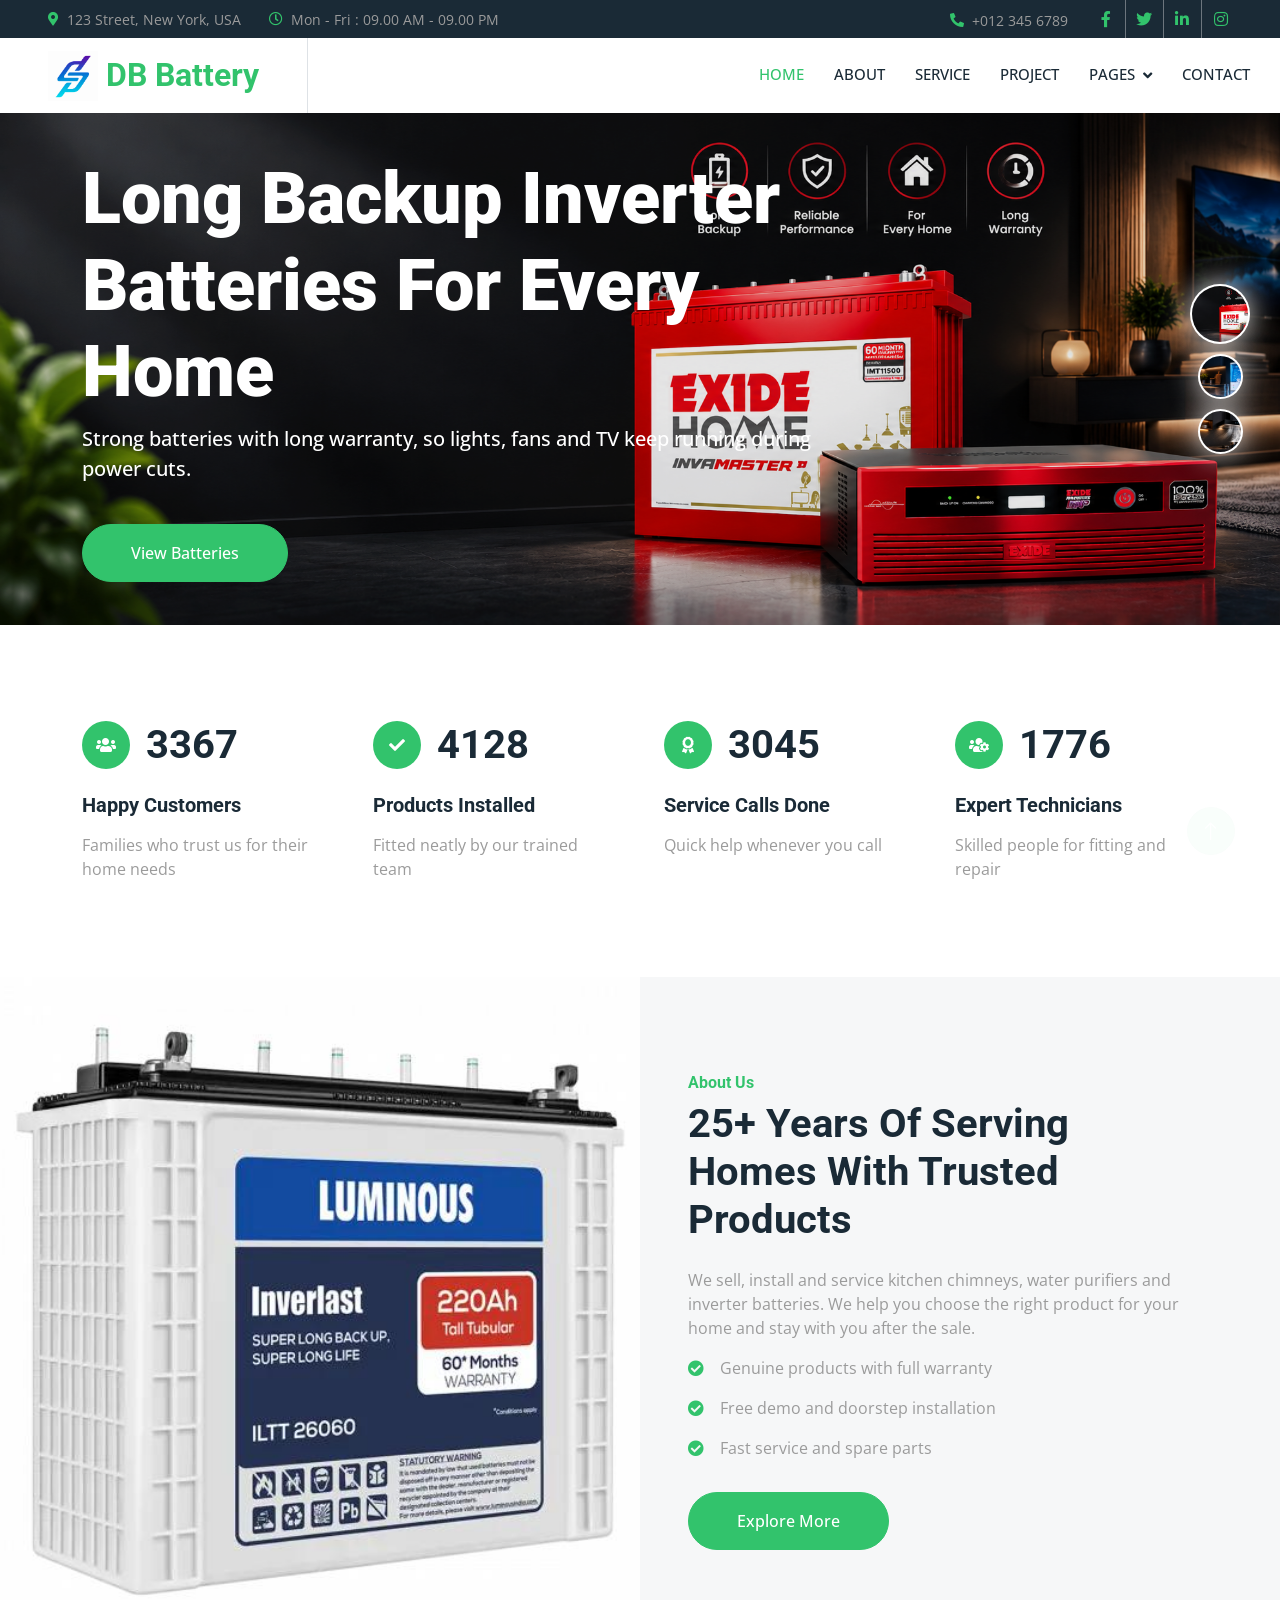
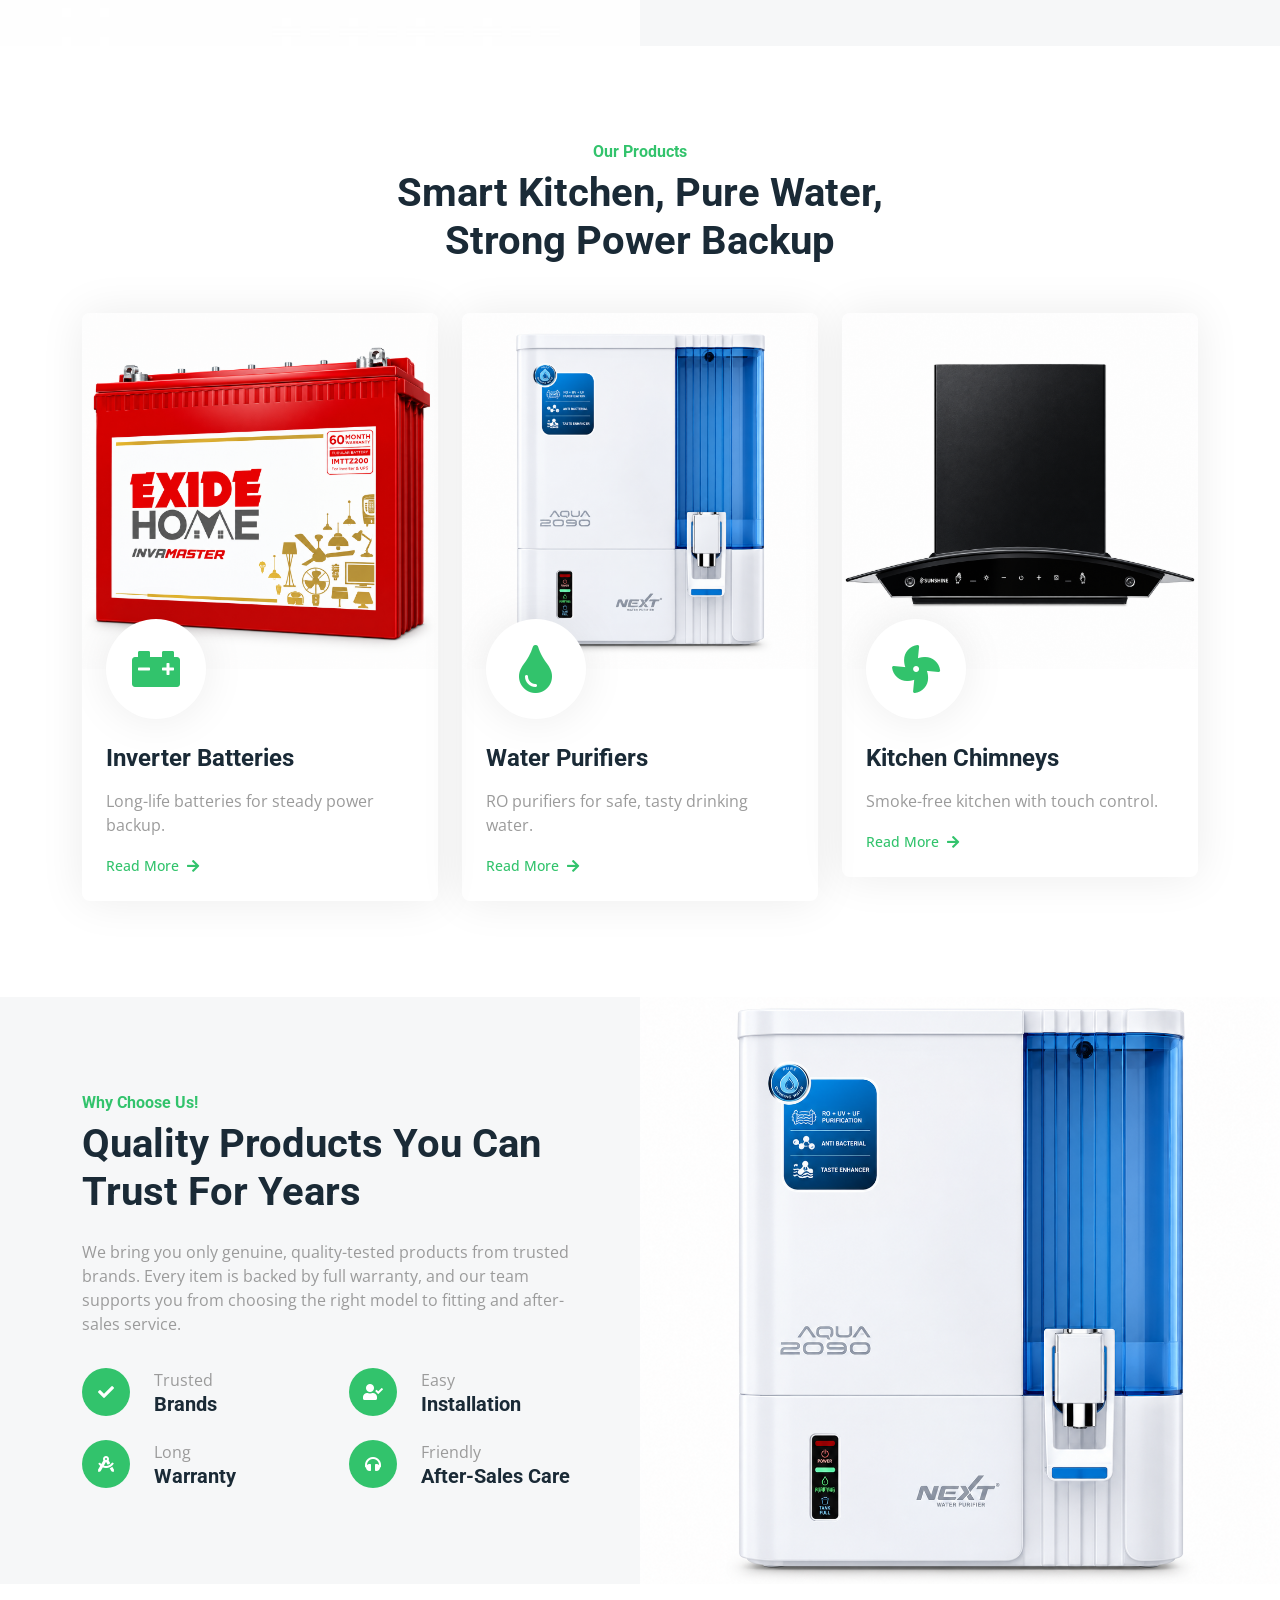
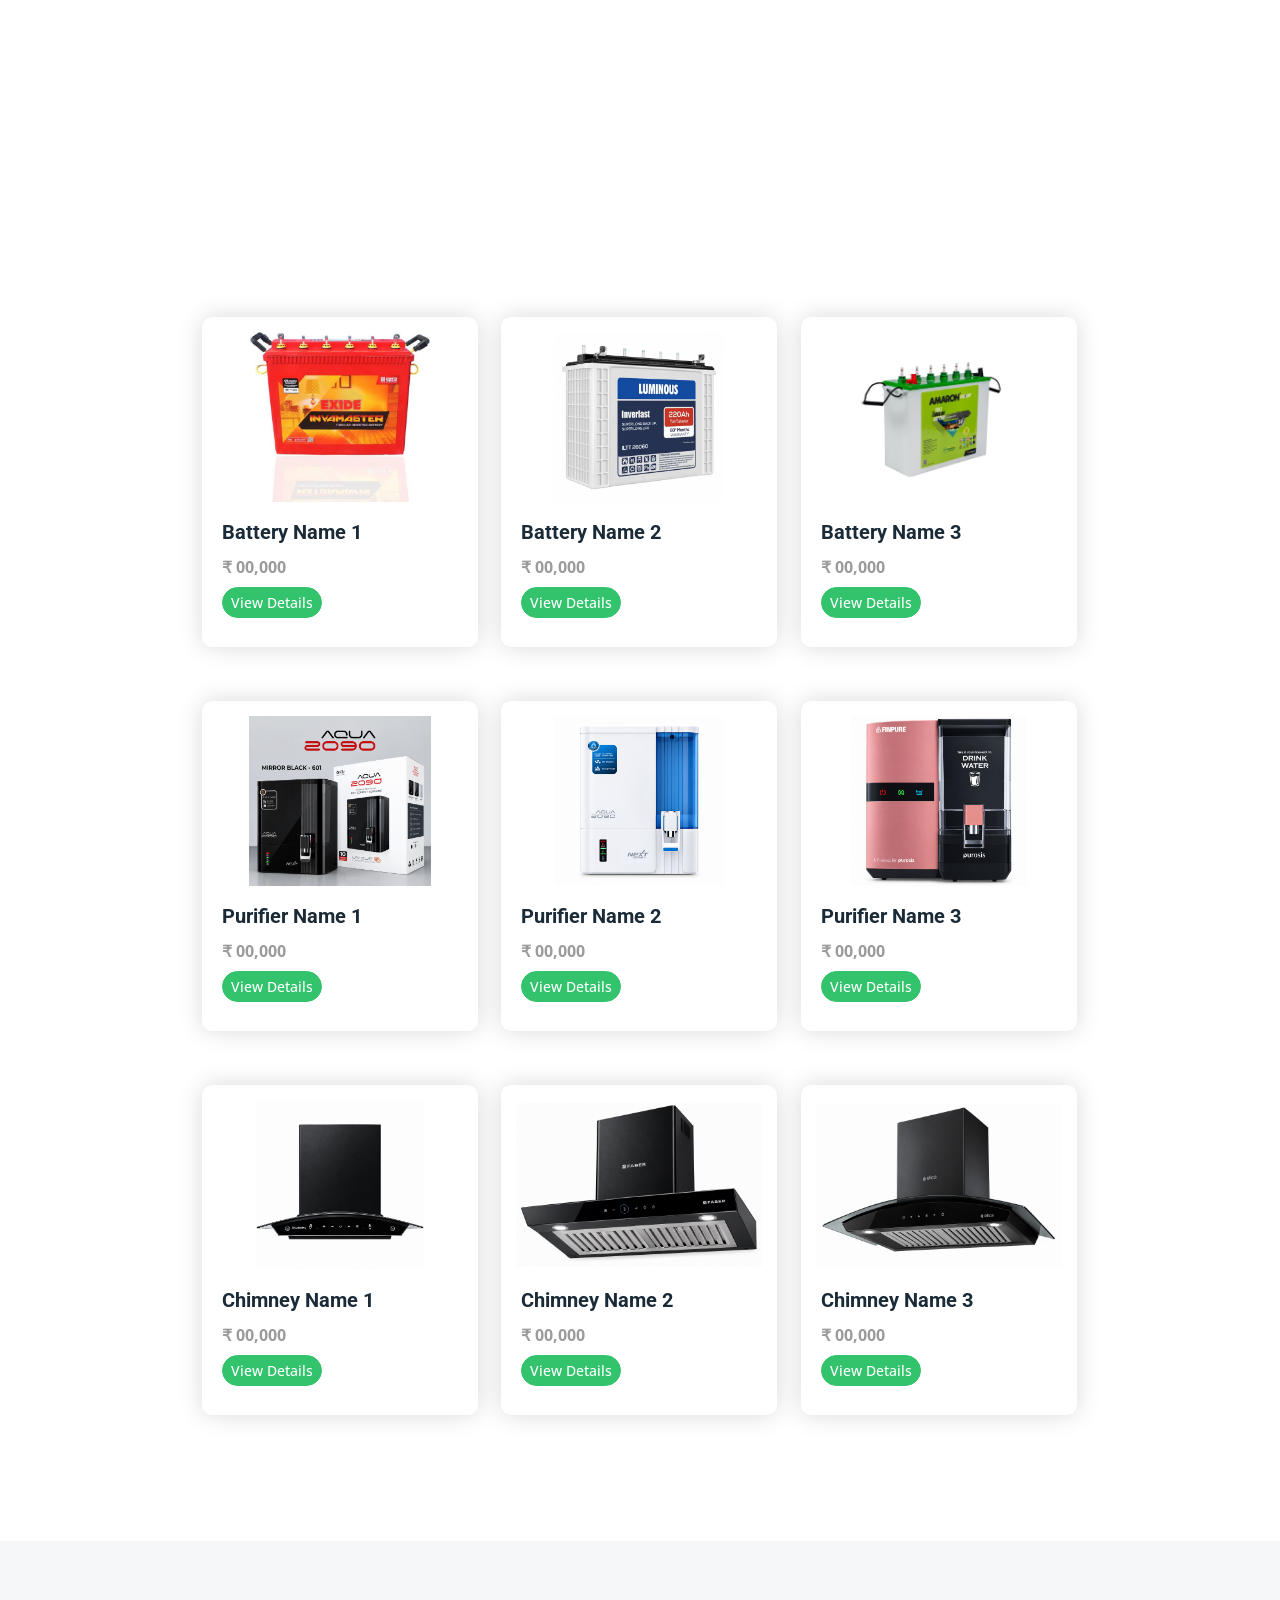
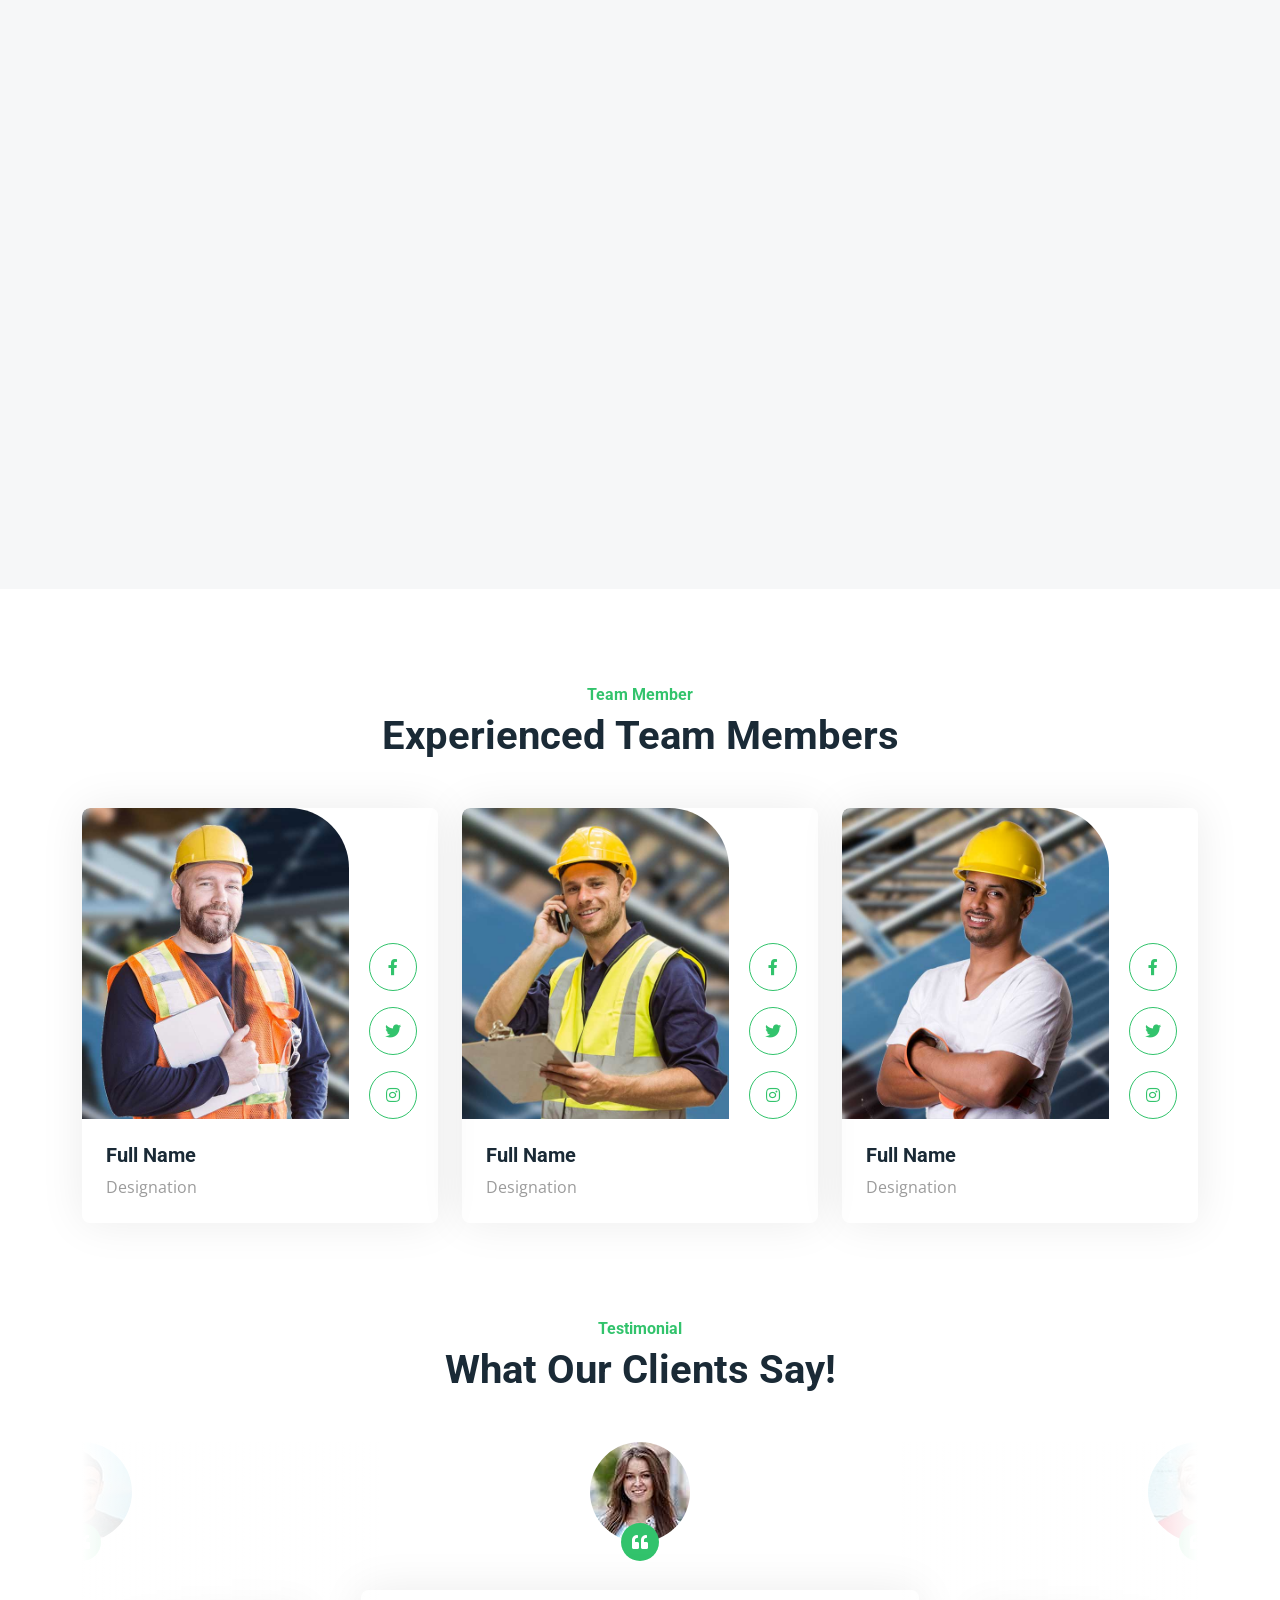
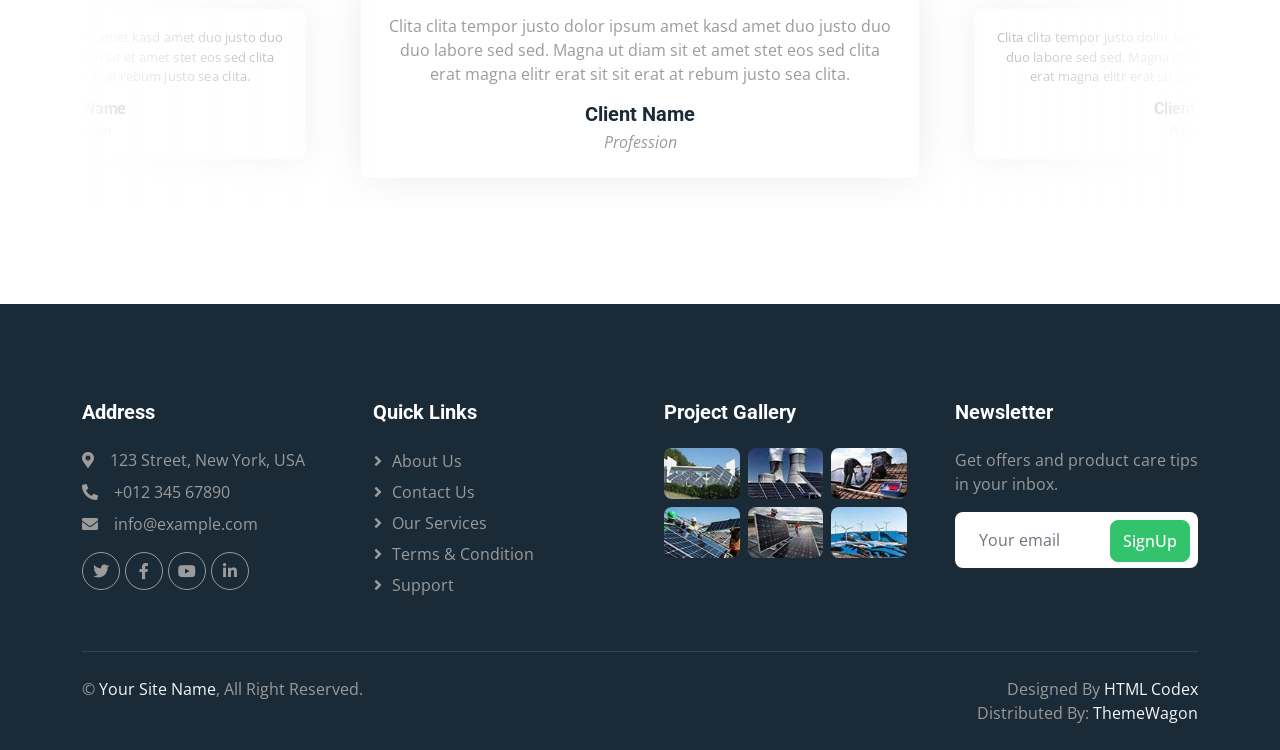
<file: index.html>
<!DOCTYPE html>
<html lang="en">

<head>
    <meta charset="utf-8">
    <title>Solartec - Renewable Energy Website Template</title>
    <meta content="width=device-width, initial-scale=1.0" name="viewport">
    <meta content="" name="keywords">
    <meta content="" name="description">

    <!-- Favicon -->
    <link href="img/favicon.ico" rel="icon">

    <!-- Google Web Fonts -->
    <link rel="preconnect" href="https://fonts.googleapis.com">
    <link rel="preconnect" href="https://fonts.gstatic.com" crossorigin>
    <link href="https://fonts.googleapis.com/css2?family=Open+Sans:wght@400;500&family=Roboto:wght@500;700;900&display=swap" rel="stylesheet"> 

    <!-- Icon Font Stylesheet -->
    <link href="https://cdnjs.cloudflare.com/ajax/libs/font-awesome/5.10.0/css/all.min.css" rel="stylesheet">
    <link href="https://cdn.jsdelivr.net/npm/bootstrap-icons@1.4.1/font/bootstrap-icons.css" rel="stylesheet">

    <!-- Libraries Stylesheet -->
    <link href="lib/animate/animate.min.css" rel="stylesheet">
    <link href="lib/owlcarousel/assets/owl.carousel.min.css" rel="stylesheet">
    <link href="lib/lightbox/css/lightbox.min.css" rel="stylesheet">

    <!-- Customized Bootstrap Stylesheet -->
    <link href="css/bootstrap.min.css" rel="stylesheet">

    <!-- Template Stylesheet -->
    <link href="css/style.css" rel="stylesheet">
</head>

<body>
    <!-- Spinner Start -->
    <div id="spinner" class="show bg-white position-fixed translate-middle w-100 vh-100 top-50 start-50 d-flex align-items-center justify-content-center">
        <div class="spinner-border text-primary" style="width: 3rem; height: 3rem;" role="status">
            <span class="sr-only">Loading...</span>
        </div>
    </div>
    <!-- Spinner End -->


    <!-- Topbar Start -->
    <!-- <div class="container-fluid bg-dark p-0">
        <div class="row gx-0 d-none d-lg-flex">
            <div class="col-lg-7 px-5 text-start">
                <div class="h-100 d-inline-flex align-items-center me-4">
                    <small class="fa fa-map-marker-alt text-primary me-2"></small>
                    <small>123 Street, New York, USA</small>
                </div>
                <div class="h-100 d-inline-flex align-items-center">
                    <small class="far fa-clock text-primary me-2"></small>
                    <small>Mon - Fri : 09.00 AM - 09.00 PM</small>
                </div>
            </div>
            <div class="col-lg-5 px-5 text-end">
                <div class="h-100 d-inline-flex align-items-center me-4">
                    <small class="fa fa-phone-alt text-primary me-2"></small>
                    <small>+012 345 6789</small>
                </div>
                <div class="h-100 d-inline-flex align-items-center mx-n2">
                    <a class="btn btn-square btn-link rounded-0 border-0 border-end border-secondary" href=""><i class="fab fa-facebook-f"></i></a>
                    <a class="btn btn-square btn-link rounded-0 border-0 border-end border-secondary" href=""><i class="fab fa-twitter"></i></a>
                    <a class="btn btn-square btn-link rounded-0 border-0 border-end border-secondary" href=""><i class="fab fa-linkedin-in"></i></a>
                    <a class="btn btn-square btn-link rounded-0" href=""><i class="fab fa-instagram"></i></a>
                </div>
            </div>
        </div>
    </div> -->
    <!-- Topbar End -->


    <!-- Navbar Start -->
    <!-- <nav class="navbar navbar-expand-lg bg-white navbar-light sticky-top p-0">
        <a href="index.html" class="navbar-brand d-flex align-items-center border-end px-4 px-lg-5">
            <h2 class="m-0 text-primary">Solartec</h2>
        </a>
        <button type="button" class="navbar-toggler me-4" data-bs-toggle="collapse" data-bs-target="#navbarCollapse">
            <span class="navbar-toggler-icon"></span>
        </button>
        <div class="collapse navbar-collapse" id="navbarCollapse">
            <div class="navbar-nav ms-auto p-4 p-lg-0">
                <a href="index.html" class="nav-item nav-link active">Home</a>
                <a href="about.html" class="nav-item nav-link">About</a>
                <a href="service.html" class="nav-item nav-link">Service</a>
                <a href="project.html" class="nav-item nav-link">Project</a>
                <div class="nav-item dropdown">
                    <a href="#" class="nav-link dropdown-toggle" data-bs-toggle="dropdown">Pages</a>
                    <div class="dropdown-menu bg-light m-0">
                        <a href="feature.html" class="dropdown-item">Feature</a>
                        <a href="quote.html" class="dropdown-item">Free Quote</a>
                        <a href="team.html" class="dropdown-item">Our Team</a>
                        <a href="testimonial.html" class="dropdown-item">Testimonial</a>
                        <a href="404.html" class="dropdown-item">404 Page</a>
                    </div>
                </div>
                <a href="contact.html" class="nav-item nav-link">Contact</a>
            </div>
            <a href="" class="btn btn-primary rounded-0 py-4 px-lg-5 d-none d-lg-block">Get A Quote<i class="fa fa-arrow-right ms-3"></i></a>
        </div>
    </nav> -->
    <!-- Navbar End -->
<div id="header-container"></div>

    <!-- Carousel Start -->
    <div class="container-fluid p-0 pb-5 wow fadeIn" data-wow-delay="0.1s">
        <div class="owl-carousel header-carousel position-relative">
            <div class="owl-carousel-item position-relative" data-dot="<img src='img/image/ban1.png'>">
                <img class="img-fluid" src="img/image/ban1.png" alt="">
                <div class="owl-carousel-inner">
                    <div class="container">
                        <div class="row justify-content-start">
                            <div class="col-10 col-lg-8">
                                <h1 class="display-2 text-white animated slideInDown">Long Backup Inverter Batteries For Every Home</h1>
                                <p class="fs-5 fw-medium text-white mb-4 pb-3">Strong batteries with long warranty, so lights, fans and TV keep running during power cuts.</p>
                                <a href="" class="btn btn-primary rounded-pill py-3 px-5 animated slideInLeft">View Batteries</a>
                            </div>
                        </div>
                    </div>
                </div>
            </div>
            <div class="owl-carousel-item position-relative" data-dot="<img src='img/image/ban2.png'>">
                <img class="img-fluid" src="img/image/ban2.png" alt="">
                <div class="owl-carousel-inner">
                    <div class="container">
                        <div class="row justify-content-start">
                            <div class="col-10 col-lg-8">
                                <h1 class="display-2 text-white animated slideInDown">Pure And Safe Drinking Water For Your Family</h1>
                                <p class="fs-5 fw-medium text-white mb-4 pb-3">RO water purifiers that remove impurities and keep the natural taste. Healthy water in every glass.</p>
                                <a href="" class="btn btn-primary rounded-pill py-3 px-5 animated slideInLeft">View Purifiers</a>
                            </div>
                        </div>
                    </div>
                </div>
            </div>
            <div class="owl-carousel-item position-relative" data-dot="<img src='img/image/ban3.png'>">
                <img class="img-fluid" src="img/image/ban3.png" alt="">
                <div class="owl-carousel-inner">
                    <div class="container">
                        <div class="row justify-content-start">
                            <div class="col-10 col-lg-8">
                                <h1 class="display-2 text-white animated slideInDown">Smart Chimneys For A Clean, Smoke-Free Kitchen</h1>
                                <p class="fs-5 fw-medium text-white mb-4 pb-3">Stylish chimneys with strong suction and easy touch controls. Cook without smoke, oil or smell.</p>
                                <a href="" class="btn btn-primary rounded-pill py-3 px-5 animated slideInLeft">View Chimneys</a>
                            </div>
                        </div>
                    </div>
                </div>
            </div>
        </div>
    </div>
    <!-- Carousel End -->


    <!-- Feature Start -->
    <div class="container-xxl py-5">
        <div class="container">
            <div class="row g-5">
                <div class="col-md-6 col-lg-3 wow fadeIn" data-wow-delay="0.1s">
                    <div class="d-flex align-items-center mb-4">
                        <div class="btn-lg-square bg-primary rounded-circle me-3">
                            <i class="fa fa-users text-white"></i>
                        </div>
                        <h1 class="mb-0" data-toggle="counter-up">3453</h1>
                    </div>
                    <h5 class="mb-3">Happy Customers</h5>
                    <span>Families who trust us for their home needs</span>
                </div>
                <div class="col-md-6 col-lg-3 wow fadeIn" data-wow-delay="0.3s">
                    <div class="d-flex align-items-center mb-4">
                        <div class="btn-lg-square bg-primary rounded-circle me-3">
                            <i class="fa fa-check text-white"></i>
                        </div>
                        <h1 class="mb-0" data-toggle="counter-up">4234</h1>
                    </div>
                    <h5 class="mb-3">Products Installed</h5>
                    <span>Fitted neatly by our trained team</span>
                </div>
                <div class="col-md-6 col-lg-3 wow fadeIn" data-wow-delay="0.5s">
                    <div class="d-flex align-items-center mb-4">
                        <div class="btn-lg-square bg-primary rounded-circle me-3">
                            <i class="fa fa-award text-white"></i>
                        </div>
                        <h1 class="mb-0" data-toggle="counter-up">3123</h1>
                    </div>
                    <h5 class="mb-3">Service Calls Done</h5>
                    <span>Quick help whenever you call</span>
                </div>
                <div class="col-md-6 col-lg-3 wow fadeIn" data-wow-delay="0.7s">
                    <div class="d-flex align-items-center mb-4">
                        <div class="btn-lg-square bg-primary rounded-circle me-3">
                            <i class="fa fa-users-cog text-white"></i>
                        </div>
                        <h1 class="mb-0" data-toggle="counter-up">1831</h1>
                    </div>
                    <h5 class="mb-3">Expert Technicians</h5>
                    <span>	Skilled people for fitting and repair</span>
                </div>
            </div>
        </div>
    </div>
    <!-- Feature Start -->


    <!-- About Start -->
    <div class="container-fluid bg-light overflow-hidden my-5 px-lg-0">
        <div class="container about px-lg-0">
            <div class="row g-0 mx-lg-0">
                <div class="col-lg-6 ps-lg-0 wow fadeIn" data-wow-delay="0.1s" style="min-height: 400px;">
                    <div class="position-relative h-100">
                        <img class="position-absolute img-fluid w-100 h-100" src="img/image/battery2.jpg" style="object-fit: cover;" alt="">
                    </div>
                </div>
                <div class="col-lg-6 about-text py-5 wow fadeIn" data-wow-delay="0.5s">
                    <div class="p-lg-5 pe-lg-0">
                        <h6 class="text-primary">About Us</h6>
                        <h1 class="mb-4">25+ Years Of Serving Homes With Trusted Products</h1>
                        <p>We sell, install and service kitchen chimneys, water purifiers and inverter batteries. We help you choose the right product for your home and stay with you after the sale.</p>
                        <p><i class="fa fa-check-circle text-primary me-3"></i>Genuine products with full warranty</p>
                        <p><i class="fa fa-check-circle text-primary me-3"></i>Free demo and doorstep installation</p>
                        <p><i class="fa fa-check-circle text-primary me-3"></i>Fast service and spare parts</p>
                        <a href="" class="btn btn-primary rounded-pill py-3 px-5 mt-3">Explore More</a>
                    </div>
                </div>
            </div>
        </div>
    </div>
    <!-- About End -->


    <!-- Service Start -->
    <div class="container-xxl py-5">
        <div class="container">
            <div class="text-center mx-auto mb-5 wow fadeInUp" data-wow-delay="0.1s" style="max-width: 600px;">
                <h6 class="text-primary">Our Products</h6>
                <h1 class="mb-4">Smart Kitchen, Pure Water, Strong Power Backup</h1>
            </div>
            <div class="row g-4">

                <div class="col-md-6 col-lg-4 wow fadeInUp" data-wow-delay="0.5s">
                    <div class="service-item rounded overflow-hidden">
                        <img class="img-fluid" src="img/image/battery.png" alt="">
                        <div class="position-relative p-4 pt-0">
                            <div class="service-icon">
                                <i class="fa fa-car-battery fa-3x"></i>
                            </div>
                            <h4 class="mb-3">Inverter Batteries</h4>
                            <p>Long-life batteries for steady power backup.	</p>
                            <a class="small fw-medium" href="">Read More<i class="fa fa-arrow-right ms-2"></i></a>
                        </div>
                    </div>
                </div>
                
                <div class="col-md-6 col-lg-4 wow fadeInUp" data-wow-delay="0.3s">
                    <div class="service-item rounded overflow-hidden">
                        <img class="img-fluid" src="img/image/water1.png" alt="">
                        <div class="position-relative p-4 pt-0">
                            <div class="service-icon">
                                <i class="fa fa-tint fa-3x"></i>
                            </div>
                            <h4 class="mb-3">Water Purifiers</h4>
                            <p>RO purifiers for safe, tasty drinking water.</p>
                            <a class="small fw-medium" href="">Read More<i class="fa fa-arrow-right ms-2"></i></a>
                        </div>
                    </div>
                </div>
                <div class="col-md-6 col-lg-4 wow fadeInUp" data-wow-delay="0.1s">
                    <div class="service-item rounded overflow-hidden">
                        <img class="img-fluid" src="img/image/chimney.png" alt="">
                        <div class="position-relative p-4 pt-0">
                            <div class="service-icon">
                              <i class="fa fa-fan fa-3x"></i>
                            </div>
                            <h4 class="mb-3">Kitchen Chimneys</h4>
                            <p>Smoke-free kitchen with touch control.</p>
                            <a class="small fw-medium" href="">Read More<i class="fa fa-arrow-right ms-2"></i></a>
                        </div>
                    </div>
                </div>
                <!-- <div class="col-md-6 col-lg-4 wow fadeInUp" data-wow-delay="0.1s">
                    <div class="service-item rounded overflow-hidden">
                        <img class="img-fluid" src="img/img-600x400-4.jpg" alt="">
                        <div class="position-relative p-4 pt-0">
                            <div class="service-icon">
                                <i class="fa fa-solar-panel fa-3x"></i>
                            </div>
                            <h4 class="mb-3">Solar Panels</h4>
                            <p>Stet stet justo dolor sed duo. Ut clita sea sit ipsum diam lorem diam.</p>
                            <a class="small fw-medium" href="">Read More<i class="fa fa-arrow-right ms-2"></i></a>
                        </div>
                    </div>
                </div>
                <div class="col-md-6 col-lg-4 wow fadeInUp" data-wow-delay="0.3s">
                    <div class="service-item rounded overflow-hidden">
                        <img class="img-fluid" src="img/img-600x400-5.jpg" alt="">
                        <div class="position-relative p-4 pt-0">
                            <div class="service-icon">
                                <i class="fa fa-wind fa-3x"></i>
                            </div>
                            <h4 class="mb-3">Wind Turbines</h4>
                            <p>Stet stet justo dolor sed duo. Ut clita sea sit ipsum diam lorem diam.</p>
                            <a class="small fw-medium" href="">Read More<i class="fa fa-arrow-right ms-2"></i></a>
                        </div>
                    </div>
                </div>
                <div class="col-md-6 col-lg-4 wow fadeInUp" data-wow-delay="0.5s">
                    <div class="service-item rounded overflow-hidden">
                        <img class="img-fluid" src="img/img-600x400-6.jpg" alt="">
                        <div class="position-relative p-4 pt-0">
                            <div class="service-icon">
                                <i class="fa fa-lightbulb fa-3x"></i>
                            </div>
                            <h4 class="mb-3">Hydropower Plants</h4>
                            <p>Stet stet justo dolor sed duo. Ut clita sea sit ipsum diam lorem diam.</p>
                            <a class="small fw-medium" href="">Read More<i class="fa fa-arrow-right ms-2"></i></a>
                        </div>
                    </div>
                </div> -->
            </div>
        </div>
    </div>
    <!-- Service End -->


    <!-- Feature Start -->
    <div class="container-fluid bg-light overflow-hidden my-5 px-lg-0">
        <div class="container feature px-lg-0">
            <div class="row g-0 mx-lg-0">
                <div class="col-lg-6 feature-text py-5 wow fadeIn" data-wow-delay="0.1s">
                    <div class="p-lg-5 ps-lg-0">
                        <h6 class="text-primary">Why Choose Us!</h6>
                        <h1 class="mb-4">Quality Products You Can Trust For Years</h1>
                        <p class="mb-4 pb-2">We bring you only genuine, quality-tested products from trusted brands. Every item is backed by full warranty, and our team supports you from choosing the right model to fitting and after-sales service.</p>
                        <div class="row g-4">
                            <div class="col-6">
                                <div class="d-flex align-items-center">
                                    <div class="btn-lg-square bg-primary rounded-circle">
                                        <i class="fa fa-check text-white"></i>
                                    </div>
                                    <div class="ms-4">
                                        <p class="mb-0">Trusted</p>
                                        <h5 class="mb-0">Brands</h5>
                                    </div>
                                </div>
                            </div>
                            <div class="col-6">
                                <div class="d-flex align-items-center">
                                    <div class="btn-lg-square bg-primary rounded-circle">
                                        <i class="fa fa-user-check text-white"></i>
                                    </div>
                                    <div class="ms-4">
                                        <p class="mb-0">Easy</p>
                                        <h5 class="mb-0">Installation</h5>
                                    </div>
                                </div>
                            </div>
                            <div class="col-6">
                                <div class="d-flex align-items-center">
                                    <div class="btn-lg-square bg-primary rounded-circle">
                                        <i class="fa fa-drafting-compass text-white"></i>
                                    </div>
                                    <div class="ms-4">
                                        <p class="mb-0">Long</p>
                                        <h5 class="mb-0">Warranty</h5>
                                    </div>
                                </div>
                            </div>
                            <div class="col-6">
                                <div class="d-flex align-items-center">
                                    <div class="btn-lg-square bg-primary rounded-circle">
                                        <i class="fa fa-headphones text-white"></i>
                                    </div>
                                    <div class="ms-4">
                                        <p class="mb-0">Friendly</p>
                                        <h5 class="mb-0">After-Sales Care</h5>
                                    </div>
                                </div>
                            </div>
                        </div>
                    </div>
                </div>
                <div class="col-lg-6 pe-lg-0 wow fadeIn" data-wow-delay="0.5s" style="min-height: 400px;">
                    <div class="position-relative h-100">
                        <img class="position-absolute img-fluid w-100 h-100" src="img/image/water1.png" style="object-fit: cover;" alt="">
                    </div>
                </div>
            </div>
        </div>
    </div>
    <!-- Feature End -->


    <!-- Projects Start -->
    <!-- <div class="container-xxl py-5">
        <div class="container">
            <div class="text-center mx-auto mb-5 wow fadeInUp" data-wow-delay="0.1s" style="max-width: 600px;">
                <h6 class="text-primary">Our Projects</h6>
                <h1 class="mb-4">Visit Our Latest Solar And Renewable Energy Projects</h1>
            </div>
            <div class="row mt-n2 wow fadeInUp" data-wow-delay="0.3s">
                <div class="col-12 text-center">
                    <ul class="list-inline mb-5" id="portfolio-flters">
                        <li class="mx-2 active" data-filter="*">All</li>
                        <li class="mx-2" data-filter=".first">Solar Panels</li>
                        <li class="mx-2" data-filter=".second">Wind Turbines</li>
                        <li class="mx-2" data-filter=".third">Hydropower Plants</li>
                    </ul>
                </div>
            </div>
            <div class="row g-4 portfolio-container wow fadeInUp" data-wow-delay="0.5s">
                <div class="col-lg-4 col-md-6 portfolio-item first">
                    <div class="portfolio-img rounded overflow-hidden">
                        <img class="img-fluid" src="img/img-600x400-6.jpg" alt="">
                        <div class="portfolio-btn">
                            <a class="btn btn-lg-square btn-outline-light rounded-circle mx-1" href="img/img-600x400-6.jpg" data-lightbox="portfolio"><i class="fa fa-eye"></i></a>
                            <a class="btn btn-lg-square btn-outline-light rounded-circle mx-1" href=""><i class="fa fa-link"></i></a>
                        </div>
                    </div>
                    <div class="pt-3">
                        <p class="text-primary mb-0">Solar Panels</p>
                        <hr class="text-primary w-25 my-2">
                        <h5 class="lh-base">We Are pioneers of solar & renewable energy industry</h5>
                    </div>
                </div>
                <div class="col-lg-4 col-md-6 portfolio-item second">
                    <div class="portfolio-img rounded overflow-hidden">
                        <img class="img-fluid" src="img/img-600x400-5.jpg" alt="">
                        <div class="portfolio-btn">
                            <a class="btn btn-lg-square btn-outline-light rounded-circle mx-1" href="img/img-600x400-5.jpg" data-lightbox="portfolio"><i class="fa fa-eye"></i></a>
                            <a class="btn btn-lg-square btn-outline-light rounded-circle mx-1" href=""><i class="fa fa-link"></i></a>
                        </div>
                    </div>
                    <div class="pt-3">
                        <p class="text-primary mb-0">Wind Turbines</p>
                        <hr class="text-primary w-25 my-2">
                        <h5 class="lh-base">We Are pioneers of solar & renewable energy industry</h5>
                    </div>
                </div>
                <div class="col-lg-4 col-md-6 portfolio-item third">
                    <div class="portfolio-img rounded overflow-hidden">
                        <img class="img-fluid" src="img/img-600x400-4.jpg" alt="">
                        <div class="portfolio-btn">
                            <a class="btn btn-lg-square btn-outline-light rounded-circle mx-1" href="img/img-600x400-4.jpg" data-lightbox="portfolio"><i class="fa fa-eye"></i></a>
                            <a class="btn btn-lg-square btn-outline-light rounded-circle mx-1" href=""><i class="fa fa-link"></i></a>
                        </div>
                    </div>
                    <div class="pt-3">
                        <p class="text-primary mb-0">Hydropower Plants</p>
                        <hr class="text-primary w-25 my-2">
                        <h5 class="lh-base">We Are pioneers of solar & renewable energy industry</h5>
                    </div>
                </div>
                <div class="col-lg-4 col-md-6 portfolio-item first">
                    <div class="portfolio-img rounded overflow-hidden">
                        <img class="img-fluid" src="img/img-600x400-3.jpg" alt="">
                        <div class="portfolio-btn">
                            <a class="btn btn-lg-square btn-outline-light rounded-circle mx-1" href="img/img-600x400-3.jpg" data-lightbox="portfolio"><i class="fa fa-eye"></i></a>
                            <a class="btn btn-lg-square btn-outline-light rounded-circle mx-1" href=""><i class="fa fa-link"></i></a>
                        </div>
                    </div>
                    <div class="pt-3">
                        <p class="text-primary mb-0">Solar Panels</p>
                        <hr class="text-primary w-25 my-2">
                        <h5 class="lh-base">We Are pioneers of solar & renewable energy industry</h5>
                    </div>
                </div>
                <div class="col-lg-4 col-md-6 portfolio-item second">
                    <div class="portfolio-img rounded overflow-hidden">
                        <img class="img-fluid" src="img/img-600x400-2.jpg" alt="">
                        <div class="portfolio-btn">
                            <a class="btn btn-lg-square btn-outline-light rounded-circle mx-1" href="img/img-600x400-2.jpg" data-lightbox="portfolio"><i class="fa fa-eye"></i></a>
                            <a class="btn btn-lg-square btn-outline-light rounded-circle mx-1" href=""><i class="fa fa-link"></i></a>
                        </div>
                    </div>
                    <div class="pt-3">
                        <p class="text-primary mb-0">Wind Turbines</p>
                        <hr class="text-primary w-25 my-2">
                        <h5 class="lh-base">We Are pioneers of solar & renewable energy industry</h5>
                    </div>
                </div>
                <div class="col-lg-4 col-md-6 portfolio-item third">
                    <div class="portfolio-img rounded overflow-hidden">
                        <img class="img-fluid" src="img/img-600x400-1.jpg" alt="">
                        <div class="portfolio-btn">
                            <a class="btn btn-lg-square btn-outline-light rounded-circle mx-1" href="img/img-600x400-1.jpg" data-lightbox="portfolio"><i class="fa fa-eye"></i></a>
                            <a class="btn btn-lg-square btn-outline-light rounded-circle mx-1" href=""><i class="fa fa-link"></i></a>
                        </div>
                    </div>
                    <div class="pt-3">
                        <p class="text-primary mb-0">Hydropower Plants</p>
                        <hr class="text-primary w-25 my-2">
                        <h5 class="lh-base">We Are pioneers of solar & renewable energy industry</h5>
                    </div>
                </div>
            </div>
        </div>
    </div> -->
    <!-- Projects End -->

     <!-- Projects Start -->
    <div class="container-xxl py-5">
        <div class="container">
            <div class="text-center mx-auto mb-5 wow fadeInUp" data-wow-delay="0.1s" style="max-width: 600px;">
                <h6 class="text-primary">Our Products</h6>
                <h1 class="mb-4">Choose The Right Product For Your Home</h1>
            </div>
            <div class="row mt-n2 wow fadeInUp" data-wow-delay="0.3s">
                <div class="col-12 text-center">
                    <ul class="list-inline mb-5" id="portfolio-flters">
                        <li class="mx-2 active" data-filter="*">All</li>
                        <li class="mx-2" data-filter=".first">Inverter Batteries</li>
                        <li class="mx-2" data-filter=".second">Water Purifiers</li>
                        <li class="mx-2" data-filter=".third">Kitchen Chimneys</li>
                    </ul>
                </div>
            </div>
            <!-- <div class="row g-4 portfolio-container wow fadeInUp" data-wow-delay="0.5s">
                <div class="col-lg-4 col-md-6 portfolio-item first">
                    <div class="portfolio-img rounded overflow-hidden">
                        <img class="img-fluid" src="img/img-600x400-6.jpg" alt="">
                        <div class="portfolio-btn">
                            <a class="btn btn-lg-square btn-outline-light rounded-circle mx-1" href="img/img-600x400-6.jpg" data-lightbox="portfolio"><i class="fa fa-eye"></i></a>
                            <a class="btn btn-lg-square btn-outline-light rounded-circle mx-1" href=""><i class="fa fa-link"></i></a>
                        </div>
                    </div>
                    <div class="pt-3">
                        <p class="text-primary mb-0">Solar Panels</p>
                        <hr class="text-primary w-25 my-2">
                        <h5 class="lh-base">We Are pioneers of solar & renewable energy industry</h5>
                    </div>
                </div>
                <div class="col-lg-4 col-md-6 portfolio-item second">
                    <div class="portfolio-img rounded overflow-hidden">
                        <img class="img-fluid" src="img/img-600x400-5.jpg" alt="">
                        <div class="portfolio-btn">
                            <a class="btn btn-lg-square btn-outline-light rounded-circle mx-1" href="img/img-600x400-5.jpg" data-lightbox="portfolio"><i class="fa fa-eye"></i></a>
                            <a class="btn btn-lg-square btn-outline-light rounded-circle mx-1" href=""><i class="fa fa-link"></i></a>
                        </div>
                    </div>
                    <div class="pt-3">
                        <p class="text-primary mb-0">Wind Turbines</p>
                        <hr class="text-primary w-25 my-2">
                        <h5 class="lh-base">We Are pioneers of solar & renewable energy industry</h5>
                    </div>
                </div>
                <div class="col-lg-4 col-md-6 portfolio-item third">
                    <div class="portfolio-img rounded overflow-hidden">
                        <img class="img-fluid" src="img/img-600x400-4.jpg" alt="">
                        <div class="portfolio-btn">
                            <a class="btn btn-lg-square btn-outline-light rounded-circle mx-1" href="img/img-600x400-4.jpg" data-lightbox="portfolio"><i class="fa fa-eye"></i></a>
                            <a class="btn btn-lg-square btn-outline-light rounded-circle mx-1" href=""><i class="fa fa-link"></i></a>
                        </div>
                    </div>
                    <div class="pt-3">
                        <p class="text-primary mb-0">Hydropower Plants</p>
                        <hr class="text-primary w-25 my-2">
                        <h5 class="lh-base">We Are pioneers of solar & renewable energy industry</h5>
                    </div>
                </div>
                <div class="col-lg-4 col-md-6 portfolio-item first">
                    <div class="portfolio-img rounded overflow-hidden">
                        <img class="img-fluid" src="img/img-600x400-3.jpg" alt="">
                        <div class="portfolio-btn">
                            <a class="btn btn-lg-square btn-outline-light rounded-circle mx-1" href="img/img-600x400-3.jpg" data-lightbox="portfolio"><i class="fa fa-eye"></i></a>
                            <a class="btn btn-lg-square btn-outline-light rounded-circle mx-1" href=""><i class="fa fa-link"></i></a>
                        </div>
                    </div>
                    <div class="pt-3">
                        <p class="text-primary mb-0">Solar Panels</p>
                        <hr class="text-primary w-25 my-2">
                        <h5 class="lh-base">We Are pioneers of solar & renewable energy industry</h5>
                    </div>
                </div>
                <div class="col-lg-4 col-md-6 portfolio-item second">
                    <div class="portfolio-img rounded overflow-hidden">
                        <img class="img-fluid" src="img/img-600x400-2.jpg" alt="">
                        <div class="portfolio-btn">
                            <a class="btn btn-lg-square btn-outline-light rounded-circle mx-1" href="img/img-600x400-2.jpg" data-lightbox="portfolio"><i class="fa fa-eye"></i></a>
                            <a class="btn btn-lg-square btn-outline-light rounded-circle mx-1" href=""><i class="fa fa-link"></i></a>
                        </div>
                    </div>
                    <div class="pt-3">
                        <p class="text-primary mb-0">Wind Turbines</p>
                        <hr class="text-primary w-25 my-2">
                        <h5 class="lh-base">We Are pioneers of solar & renewable energy industry</h5>
                    </div>
                </div>
                <div class="col-lg-4 col-md-6 portfolio-item third">
                    <div class="portfolio-img rounded overflow-hidden">
                        <img class="img-fluid" src="img/img-600x400-1.jpg" alt="">
                        <div class="portfolio-btn">
                            <a class="btn btn-lg-square btn-outline-light rounded-circle mx-1" href="img/img-600x400-1.jpg" data-lightbox="portfolio"><i class="fa fa-eye"></i></a>
                            <a class="btn btn-lg-square btn-outline-light rounded-circle mx-1" href=""><i class="fa fa-link"></i></a>
                        </div>
                    </div>
                    <div class="pt-3">
                        <p class="text-primary mb-0">Hydropower Plants</p>
                        <hr class="text-primary w-25 my-2">
                        <h5 class="lh-base">We Are pioneers of solar & renewable energy industry</h5>
                    </div>
                </div>
            </div> -->

            <div class="row g-4 portfolio-container wow fadeInUp" data-wow-delay="0.5s">

    <!-- Row 1: Batteries -->
    <div class="col-lg-4 col-md-6 portfolio-item first">
        <!-- <div class="portfolio-img rounded overflow-hidden">
            
            <div class="portfolio-btn">
                <a class="btn btn-lg-square btn-outline-light rounded-circle mx-1" href="img/battery-1.jpg" data-lightbox="portfolio"><i class="fa fa-eye"></i></a>
            </div>
        </div> -->
        <div class="portfolio-img rounded overflow-hidden">
    <img class="img-fluid" src="img/image/battery1.jpg" alt="">
</div>
        <div class="pt-3">
            <!-- <p class="text-primary mb-0">Inverter Battery</p> -->
            <!-- <hr class="text-primary w-25 my-2"> -->
            <h5 class="lh-base">Battery Name 1</h5>
<p class="fw-bold mb-0">₹ 00,000</p>
<button type="button" class="btn btn-primary btn-sm rounded-pill mt-2 view-details"
    data-bs-toggle="modal" data-bs-target="#productModal"
    data-mrp="" data-save="" data-specs="">
    View Details
</button>
        </div>
    </div>
    <div class="col-lg-4 col-md-6 portfolio-item first">
        <!-- <div class="portfolio-img rounded overflow-hidden">
           
            <div class="portfolio-btn">
                <a class="btn btn-lg-square btn-outline-light rounded-circle mx-1" href="img/battery-2.jpg" data-lightbox="portfolio"><i class="fa fa-eye"></i></a>
            </div>
        </div> -->
        <div class="portfolio-img rounded overflow-hidden">
  <img class="img-fluid" src="img/image/battery2.jpg" alt="">
</div>
        
        <div class="pt-3">
            <!-- <p class="text-primary mb-0">Inverter Battery</p>
            <hr class="text-primary w-25 my-2"> -->
            <h5 class="lh-base">Battery Name 2</h5>
            <p class="fw-bold mb-0">₹ 00,000</p>
<button type="button" class="btn btn-primary btn-sm rounded-pill mt-2 view-details"
    data-bs-toggle="modal" data-bs-target="#productModal"
    data-mrp="" data-save="" data-specs="">
    View Details
</button>
        </div>
    </div>
    <div class="col-lg-4 col-md-6 portfolio-item first">
        <!-- <div class="portfolio-img rounded overflow-hidden">
            
            <div class="portfolio-btn">
                <a class="btn btn-lg-square btn-outline-light rounded-circle mx-1" href="img/battery-3.jpg" data-lightbox="portfolio"><i class="fa fa-eye"></i></a>
            </div>
        </div> -->
        <div class="portfolio-img rounded overflow-hidden">
            <img class="img-fluid" src="img/image/battery3.jpg" alt="">
        </div>
        
        <div class="pt-3">
            <!-- <p class="text-primary mb-0">Inverter Battery</p>
            <hr class="text-primary w-25 my-2"> -->
            <h5 class="lh-base">Battery Name 3</h5>
            <p class="fw-bold mb-0">₹ 00,000</p>
<button type="button" class="btn btn-primary btn-sm rounded-pill mt-2 view-details"
    data-bs-toggle="modal" data-bs-target="#productModal"
    data-mrp="" data-save="" data-specs="">
    View Details
</button>
        </div>
    </div>

    

    <!-- Row 2: Water Purifiers -->
     <div class="col-lg-4 col-md-6 portfolio-item second">
        <div class="portfolio-img rounded overflow-hidden">
            <img class="img-fluid" src="img/image/water2.png" alt="">
            <div class="portfolio-btn">
                <a class="btn btn-lg-square btn-outline-light rounded-circle mx-1" href="img/purifier-1.jpg" data-lightbox="portfolio"><i class="fa fa-eye"></i></a>
            </div>
        </div>
        <div class="pt-3">
            <!-- <p class="text-primary mb-0">Water Purifier</p>
            <hr class="text-primary w-25 my-2"> -->
            <h5 class="lh-base">Purifier Name 1</h5>
            <p class="fw-bold mb-0">₹ 00,000</p>
<button type="button" class="btn btn-primary btn-sm rounded-pill mt-2 view-details"
    data-bs-toggle="modal" data-bs-target="#productModal"
    data-mrp="" data-save="" data-specs="">
    View Details
</button>
        </div>
    </div>
     <div class="col-lg-4 col-md-6 portfolio-item second">
        <div class="portfolio-img rounded overflow-hidden">
            <img class="img-fluid" src="img/image/water1.png" alt="">
            <div class="portfolio-btn">
                <a class="btn btn-lg-square btn-outline-light rounded-circle mx-1" href="img/purifier-2.jpg" data-lightbox="portfolio"><i class="fa fa-eye"></i></a>
            </div>
        </div>
        <div class="pt-3">
            <!-- <p class="text-primary mb-0">Water Purifier</p>
            <hr class="text-primary w-25 my-2"> -->
            <h5 class="lh-base">Purifier Name 2</h5>
            <p class="fw-bold mb-0">₹ 00,000</p>
<button type="button" class="btn btn-primary btn-sm rounded-pill mt-2 view-details"
    data-bs-toggle="modal" data-bs-target="#productModal"
    data-mrp="" data-save="" data-specs="">
    View Details
</button>
        </div>
    </div>
   <div class="col-lg-4 col-md-6 portfolio-item second">
        <div class="portfolio-img rounded overflow-hidden">
            <img class="img-fluid" src="img/image/water3.png" alt="">
            <div class="portfolio-btn">
                <a class="btn btn-lg-square btn-outline-light rounded-circle mx-1" href="img/purifier-3.jpg" data-lightbox="portfolio"><i class="fa fa-eye"></i></a>
            </div>
        </div>
        <div class="pt-3">
            <!-- <p class="text-primary mb-0">Water Purifier</p>
            <hr class="text-primary w-25 my-2"> -->
            <h5 class="lh-base">Purifier Name 3</h5>
            <p class="fw-bold mb-0">₹ 00,000</p>
<button type="button" class="btn btn-primary btn-sm rounded-pill mt-2 view-details"
    data-bs-toggle="modal" data-bs-target="#productModal"
    data-mrp="" data-save="" data-specs="">
    View Details
</button>
        </div>
    </div>

    <!-- Row 3: Kitchen Chimneys -->
    <div class="col-lg-4 col-md-6 portfolio-item third">
        <div class="portfolio-img rounded overflow-hidden">
            <img class="img-fluid" src="img/image/chimney.png" alt="">
            <div class="portfolio-btn">
                <a class="btn btn-lg-square btn-outline-light rounded-circle mx-1" href="img/chimney-1.jpg" data-lightbox="portfolio"><i class="fa fa-eye"></i></a>
            </div>
        </div>
        <div class="pt-3">
            <!-- <p class="text-primary mb-0">Kitchen Chimney</p>
            <hr class="text-primary w-25 my-2"> -->
            <h5 class="lh-base">Chimney Name 1</h5>
            <p class="fw-bold mb-0">₹ 00,000</p>
<button type="button" class="btn btn-primary btn-sm rounded-pill mt-2 view-details"
    data-bs-toggle="modal" data-bs-target="#productModal"
    data-mrp="" data-save="" data-specs="">
    View Details
</button>
        </div>
    </div>
    <div class="col-lg-4 col-md-6 portfolio-item third">
        <div class="portfolio-img rounded overflow-hidden">
            <img class="img-fluid" src="img/image/Chimney2.png" alt="">
            <div class="portfolio-btn">
                <a class="btn btn-lg-square btn-outline-light rounded-circle mx-1" href="img/chimney-2.jpg" data-lightbox="portfolio"><i class="fa fa-eye"></i></a>
            </div>
        </div>
        <div class="pt-3">
            <!-- <p class="text-primary mb-0">Kitchen Chimney</p>
            <hr class="text-primary w-25 my-2"> -->
            <h5 class="lh-base">Chimney Name 2</h5>
            <p class="fw-bold mb-0">₹ 00,000</p>
<button type="button" class="btn btn-primary btn-sm rounded-pill mt-2 view-details"
    data-bs-toggle="modal" data-bs-target="#productModal"
    data-mrp="" data-save="" data-specs="">
    View Details
</button>
        </div>
    </div>
    <div class="col-lg-4 col-md-6 portfolio-item third">
        <div class="portfolio-img rounded overflow-hidden">
            <img class="img-fluid" src="img/image/Chimney3.png" alt="">
            <div class="portfolio-btn">
                <a class="btn btn-lg-square btn-outline-light rounded-circle mx-1" href="img/chimney-3.jpg" data-lightbox="portfolio"><i class="fa fa-eye"></i></a>
            </div>
        </div>
        <div class="pt-3">
            <!-- <p class="text-primary mb-0">Kitchen Chimney</p>
            <hr class="text-primary w-25 my-2"> -->
            <h5 class="lh-base">Chimney Name 3</h5>
           <p class="fw-bold mb-0">₹ 00,000</p>
<button type="button" class="btn btn-primary btn-sm rounded-pill mt-2 view-details"
    data-bs-toggle="modal" data-bs-target="#productModal"
    data-mrp="" data-save="" data-specs="">
    View Details
</button>
        </div>
    </div>

</div>
        </div>
    </div>
    <!-- Projects End -->


    <!-- Quote Start -->
    <div class="container-fluid bg-light overflow-hidden my-5 px-lg-0">
        <div class="container quote px-lg-0">
            <div class="row g-0 mx-lg-0">
                <div class="col-lg-6 ps-lg-0 wow fadeIn" data-wow-delay="0.1s" style="min-height: 400px;">
                    <div class="position-relative h-100">
                        <img class="position-absolute img-fluid w-100 h-100" src="img/quote.jpg" style="object-fit: cover;" alt="">
                    </div>
                </div>
                <div class="col-lg-6 quote-text py-5 wow fadeIn" data-wow-delay="0.5s">
                    <div class="p-lg-5 pe-lg-0">
                        <h6 class="text-primary">Free Quote</h6>
                        <h1 class="mb-4">Get A Free Quote</h1>
                        <p class="mb-4 pb-2">Tell us what you need, and we will suggest the best product and price. No obligation.</p>
                        <form>
                            <div class="row g-3">
                                <div class="col-12 col-sm-6">
                                    <input type="text" class="form-control border-0" placeholder="Your Name" style="height: 55px;">
                                </div>
                                <div class="col-12 col-sm-6">
                                    <input type="email" class="form-control border-0" placeholder="Your Email" style="height: 55px;">
                                </div>
                                <div class="col-12 col-sm-6">
                                    <input type="text" class="form-control border-0" placeholder="Your Mobile" style="height: 55px;">
                                </div>
                                <div class="col-12 col-sm-6">
                                    <select class="form-select border-0" style="height: 55px;">
                                        <option selected>Select A Service</option>
                                        <option value="1">Service 1</option>
                                        <option value="2">Service 2</option>
                                        <option value="3">Service 3</option>
                                    </select>
                                </div>
                                <div class="col-12">
                                    <textarea class="form-control border-0" placeholder="Special Note"></textarea>
                                </div>
                                <div class="col-12">
                                    <button class="btn btn-primary rounded-pill py-3 px-5" type="submit">Submit</button>
                                </div>
                            </div>
                        </form>
                    </div>
                </div>
            </div>
        </div>
    </div>
    <!-- Quote End -->


    <!-- Team Start -->
    <div class="container-xxl py-5">
        <div class="container">
            <div class="text-center mx-auto mb-5 wow fadeInUp" data-wow-delay="0.1s" style="max-width: 600px;">
                <h6 class="text-primary">Team Member</h6>
                <h1 class="mb-4">Experienced Team Members</h1>
            </div>
            <div class="row g-4">
                <div class="col-lg-4 col-md-6 wow fadeInUp" data-wow-delay="0.1s">
                    <div class="team-item rounded overflow-hidden">
                        <div class="d-flex">
                            <img class="img-fluid w-75" src="img/team-1.jpg" alt="">
                            <div class="team-social w-25">
                                <a class="btn btn-lg-square btn-outline-primary rounded-circle mt-3" href=""><i class="fab fa-facebook-f"></i></a>
                                <a class="btn btn-lg-square btn-outline-primary rounded-circle mt-3" href=""><i class="fab fa-twitter"></i></a>
                                <a class="btn btn-lg-square btn-outline-primary rounded-circle mt-3" href=""><i class="fab fa-instagram"></i></a>
                            </div>
                        </div>
                        <div class="p-4">
                            <h5>Full Name</h5>
                            <span>Designation</span>
                        </div>
                    </div>
                </div>
                <div class="col-lg-4 col-md-6 wow fadeInUp" data-wow-delay="0.3s">
                    <div class="team-item rounded overflow-hidden">
                        <div class="d-flex">
                            <img class="img-fluid w-75" src="img/team-2.jpg" alt="">
                            <div class="team-social w-25">
                                <a class="btn btn-lg-square btn-outline-primary rounded-circle mt-3" href=""><i class="fab fa-facebook-f"></i></a>
                                <a class="btn btn-lg-square btn-outline-primary rounded-circle mt-3" href=""><i class="fab fa-twitter"></i></a>
                                <a class="btn btn-lg-square btn-outline-primary rounded-circle mt-3" href=""><i class="fab fa-instagram"></i></a>
                            </div>
                        </div>
                        <div class="p-4">
                            <h5>Full Name</h5>
                            <span>Designation</span>
                        </div>
                    </div>
                </div>
                <div class="col-lg-4 col-md-6 wow fadeInUp" data-wow-delay="0.5s">
                    <div class="team-item rounded overflow-hidden">
                        <div class="d-flex">
                            <img class="img-fluid w-75" src="img/team-3.jpg" alt="">
                            <div class="team-social w-25">
                                <a class="btn btn-lg-square btn-outline-primary rounded-circle mt-3" href=""><i class="fab fa-facebook-f"></i></a>
                                <a class="btn btn-lg-square btn-outline-primary rounded-circle mt-3" href=""><i class="fab fa-twitter"></i></a>
                                <a class="btn btn-lg-square btn-outline-primary rounded-circle mt-3" href=""><i class="fab fa-instagram"></i></a>
                            </div>
                        </div>
                        <div class="p-4">
                            <h5>Full Name</h5>
                            <span>Designation</span>
                        </div>
                    </div>
                </div>
            </div>
        </div>
    </div>
    <!-- Team End -->


    <!-- Testimonial Start -->
    <div class="container-xxl py-5">
        <div class="container">
            <div class="text-center mx-auto mb-5 wow fadeInUp" data-wow-delay="0.1s" style="max-width: 600px;">
                <h6 class="text-primary">Testimonial</h6>
                <h1 class="mb-4">What Our Clients Say!</h1>
            </div>
            <div class="owl-carousel testimonial-carousel wow fadeInUp" data-wow-delay="0.1s">
                <div class="testimonial-item text-center">
                    <div class="testimonial-img position-relative">
                        <img class="img-fluid rounded-circle mx-auto mb-5" src="img/testimonial-1.jpg">
                        <div class="btn-square bg-primary rounded-circle">
                            <i class="fa fa-quote-left text-white"></i>
                        </div>
                    </div>
                    <div class="testimonial-text text-center rounded p-4">
                        <p>Clita clita tempor justo dolor ipsum amet kasd amet duo justo duo duo labore sed sed. Magna ut diam sit et amet stet eos sed clita erat magna elitr erat sit sit erat at rebum justo sea clita.</p>
                        <h5 class="mb-1">Client Name</h5>
                        <span class="fst-italic">Profession</span>
                    </div>
                </div>
                <div class="testimonial-item text-center">
                    <div class="testimonial-img position-relative">
                        <img class="img-fluid rounded-circle mx-auto mb-5" src="img/testimonial-2.jpg">
                        <div class="btn-square bg-primary rounded-circle">
                            <i class="fa fa-quote-left text-white"></i>
                        </div>
                    </div>
                    <div class="testimonial-text text-center rounded p-4">
                        <p>Clita clita tempor justo dolor ipsum amet kasd amet duo justo duo duo labore sed sed. Magna ut diam sit et amet stet eos sed clita erat magna elitr erat sit sit erat at rebum justo sea clita.</p>
                        <h5 class="mb-1">Client Name</h5>
                        <span class="fst-italic">Profession</span>
                    </div>
                </div>
                <div class="testimonial-item text-center">
                    <div class="testimonial-img position-relative">
                        <img class="img-fluid rounded-circle mx-auto mb-5" src="img/testimonial-3.jpg">
                        <div class="btn-square bg-primary rounded-circle">
                            <i class="fa fa-quote-left text-white"></i>
                        </div>
                    </div>
                    <div class="testimonial-text text-center rounded p-4">
                        <p>Clita clita tempor justo dolor ipsum amet kasd amet duo justo duo duo labore sed sed. Magna ut diam sit et amet stet eos sed clita erat magna elitr erat sit sit erat at rebum justo sea clita.</p>
                        <h5 class="mb-1">Client Name</h5>
                        <span class="fst-italic">Profession</span>
                    </div>
                </div>
            </div>
        </div>
    </div>
    <!-- Testimonial End -->


    <!-- Footer Start -->
    <!-- <div class="container-fluid bg-dark text-body footer mt-5 pt-5 wow fadeIn" data-wow-delay="0.1s">
        <div class="container py-5">
            <div class="row g-5">
                <div class="col-lg-3 col-md-6">
                    <h5 class="text-white mb-4">Address</h5>
                    <p class="mb-2"><i class="fa fa-map-marker-alt me-3"></i>123 Street, New York, USA</p>
                    <p class="mb-2"><i class="fa fa-phone-alt me-3"></i>+012 345 67890</p>
                    <p class="mb-2"><i class="fa fa-envelope me-3"></i>info@example.com</p>
                    <div class="d-flex pt-2">
                        <a class="btn btn-square btn-outline-light btn-social" href=""><i class="fab fa-twitter"></i></a>
                        <a class="btn btn-square btn-outline-light btn-social" href=""><i class="fab fa-facebook-f"></i></a>
                        <a class="btn btn-square btn-outline-light btn-social" href=""><i class="fab fa-youtube"></i></a>
                        <a class="btn btn-square btn-outline-light btn-social" href=""><i class="fab fa-linkedin-in"></i></a>
                    </div>
                </div>
                <div class="col-lg-3 col-md-6">
                    <h5 class="text-white mb-4">Quick Links</h5>
                    <a class="btn btn-link" href="">About Us</a>
                    <a class="btn btn-link" href="">Contact Us</a>
                    <a class="btn btn-link" href="">Our Services</a>
                    <a class="btn btn-link" href="">Terms & Condition</a>
                    <a class="btn btn-link" href="">Support</a>
                </div>
                <div class="col-lg-3 col-md-6">
                    <h5 class="text-white mb-4">Project Gallery</h5>
                    <div class="row g-2">
                        <div class="col-4">
                            <img class="img-fluid rounded" src="img/gallery-1.jpg" alt="">
                        </div>
                        <div class="col-4">
                            <img class="img-fluid rounded" src="img/gallery-2.jpg" alt="">
                        </div>
                        <div class="col-4">
                            <img class="img-fluid rounded" src="img/gallery-3.jpg" alt="">
                        </div>
                        <div class="col-4">
                            <img class="img-fluid rounded" src="img/gallery-4.jpg" alt="">
                        </div>
                        <div class="col-4">
                            <img class="img-fluid rounded" src="img/gallery-5.jpg" alt="">
                        </div>
                        <div class="col-4">
                            <img class="img-fluid rounded" src="img/gallery-6.jpg" alt="">
                        </div>
                    </div>
                </div>
                <div class="col-lg-3 col-md-6">
                    <h5 class="text-white mb-4">Newsletter</h5>
                    <p>Dolor amet sit justo amet elitr clita ipsum elitr est.</p>
                    <div class="position-relative mx-auto" style="max-width: 400px;">
                        <input class="form-control border-0 w-100 py-3 ps-4 pe-5" type="text" placeholder="Your email">
                        <button type="button" class="btn btn-primary py-2 position-absolute top-0 end-0 mt-2 me-2">SignUp</button>
                    </div>
                </div>
            </div>
        </div>
        <div class="container">
            <div class="copyright">
                <div class="row">
                    <div class="col-md-6 text-center text-md-start mb-3 mb-md-0">
                        &copy; <a href="#">Your Site Name</a>, All Right Reserved.
                    </div>
                    <div class="col-md-6 text-center text-md-end">
                        Designed By <a href="https://htmlcodex.com">HTML Codex</a>
                        <br>Distributed By: <a href="https://themewagon.com" target="_blank">ThemeWagon</a>
                    </div>
                </div>
            </div>
        </div>
    </div> -->
    <!-- Footer End -->
      <div class="modal fade" id="productModal" tabindex="-1" aria-hidden="true">
    <div class="modal-dialog modal-dialog-centered">
        <div class="modal-content p-3" style="border-radius: 15px;">
            <div class="modal-header border-0 pb-0">
                <h3 class="modal-title" id="pmName"></h3>
                <button type="button" class="btn-close" data-bs-dismiss="modal"></button>
            </div>
            <div class="modal-body">
                <div class="p-3 mb-3 rounded" style="background: #F6F7F8;">
                    <span class="h2 text-danger fw-bold me-2" id="pmPrice"></span>
                    <del class="text-muted me-2" id="pmMrp"></del>
                    <span class="badge bg-success" id="pmSave"></span>
                    <p class="small mb-0 mt-2">Inclusive of all taxes + Free Doorstep Delivery &amp; Professional Installation.</p>
                </div>
                <h6 class="text-uppercase fw-bold mb-3">Product Specifications &amp; Highlights</h6>
                <ul class="list-unstyled" id="pmSpecs"></ul>
                <a id="pmWhatsapp" href="#" target="_blank" class="btn btn-success w-100 py-3 mb-2">
                    <i class="fab fa-whatsapp me-2"></i>ORDER ON WHATSAPP
                </a>
                <a href="tel:+910000000000" class="btn btn-dark w-100 py-3">
                    <i class="fa fa-phone-alt me-2"></i>CALL TECHNICIAN
                </a>
            </div>
        </div>
    </div>
</div>

<div id="footer-container"></div>

    <!-- Back to Top -->
    <a href="#" class="btn btn-lg btn-primary btn-lg-square rounded-circle back-to-top"><i class="bi bi-arrow-up"></i></a>


    <!-- JavaScript Libraries -->
    <script src="https://code.jquery.com/jquery-3.4.1.min.js"></script>
    <script src="https://cdn.jsdelivr.net/npm/bootstrap@5.0.0/dist/js/bootstrap.bundle.min.js"></script>
    <script src="lib/wow/wow.min.js"></script>
    <script src="lib/easing/easing.min.js"></script>
    <script src="lib/waypoints/waypoints.min.js"></script>
    <script src="lib/counterup/counterup.min.js"></script>
    <script src="lib/owlcarousel/owl.carousel.min.js"></script>
    <script src="lib/isotope/isotope.pkgd.min.js"></script>
    <script src="lib/lightbox/js/lightbox.min.js"></script>

    <!-- Template Javascript -->
    <script src="js/main.js"></script>
    <script src="js/script.js"></script>
</body>

</html>
</file>
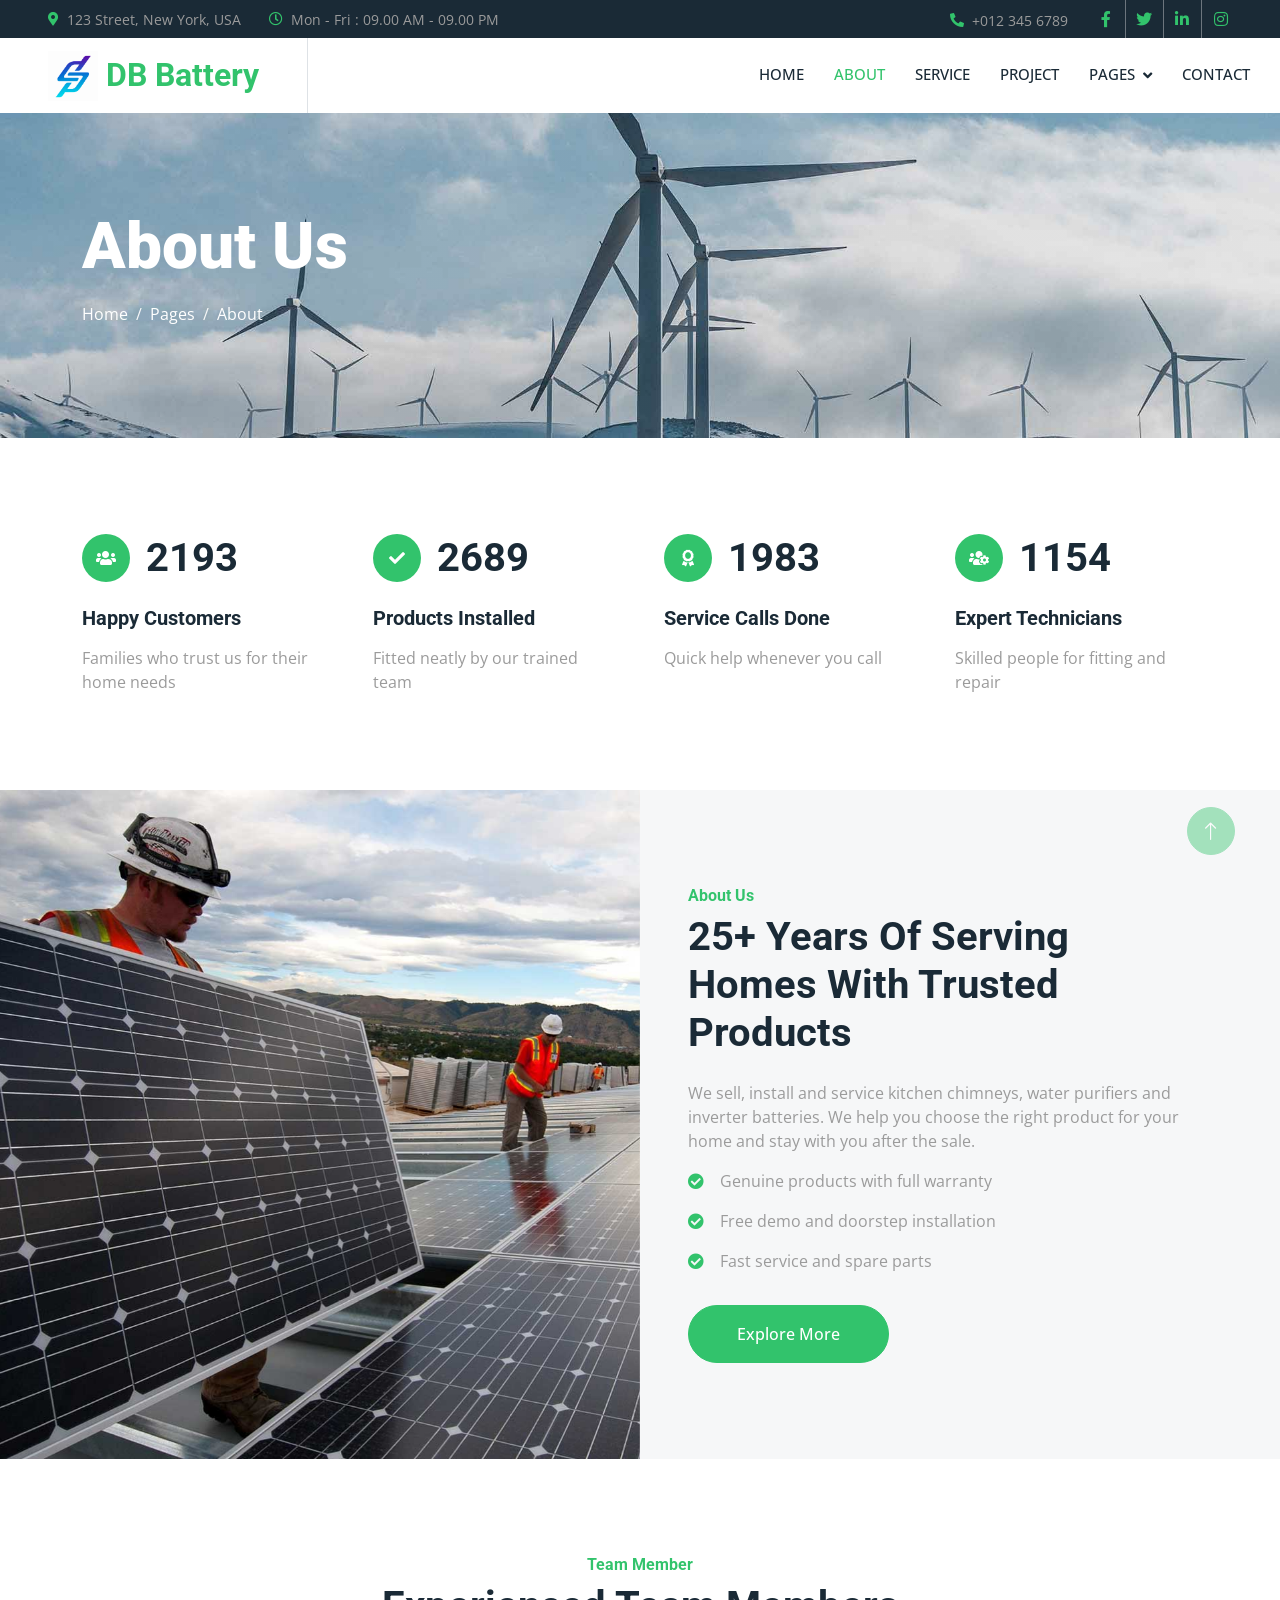
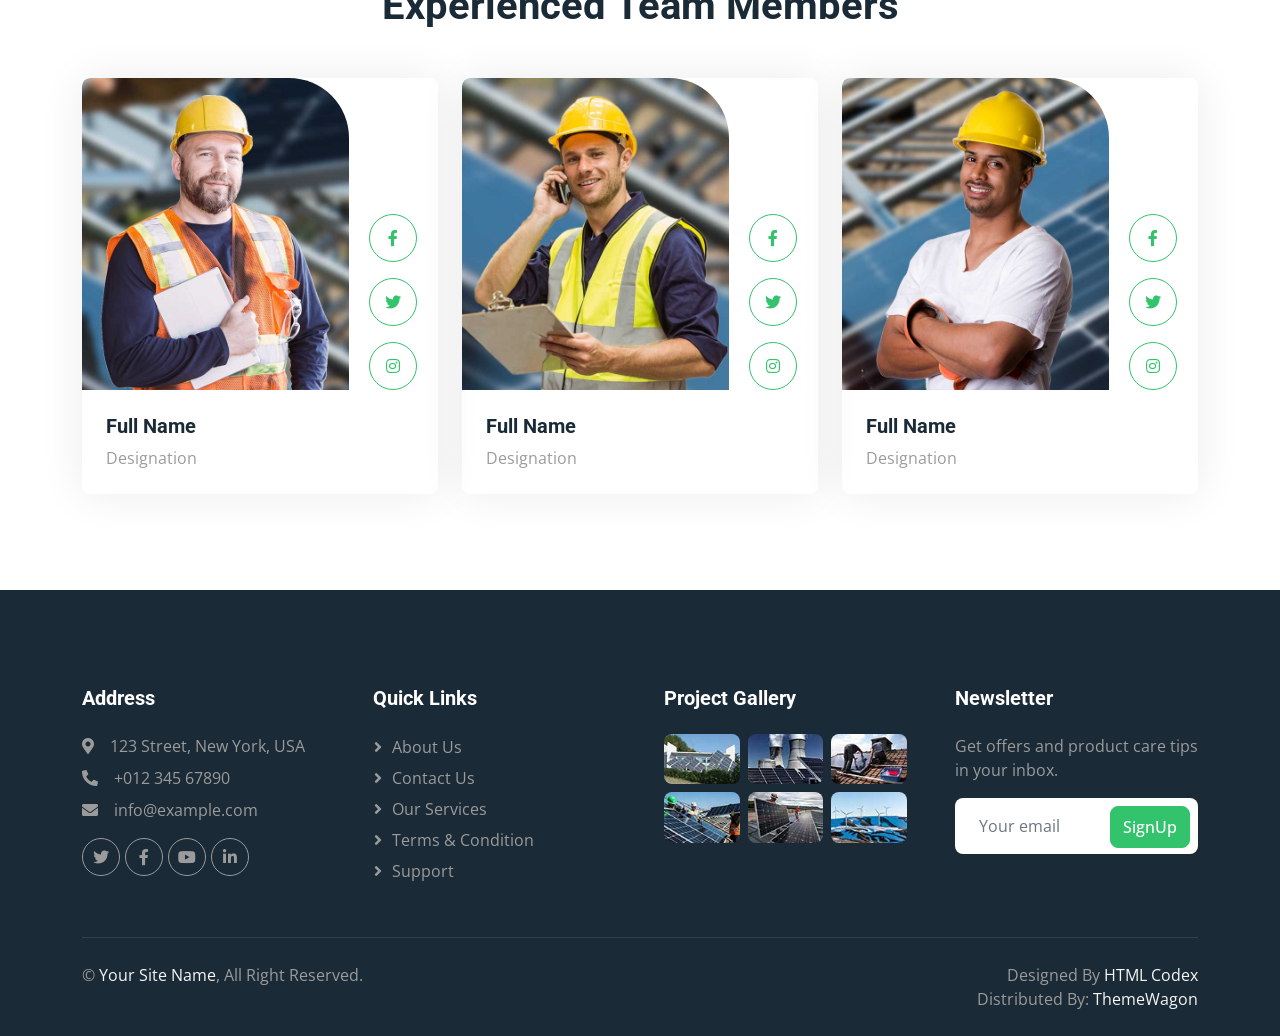
<file: about.html>
<!DOCTYPE html>
<html lang="en">

<head>
    <meta charset="utf-8">
    <title>Solartec - Renewable Energy Website Template</title>
    <meta content="width=device-width, initial-scale=1.0" name="viewport">
    <meta content="" name="keywords">
    <meta content="" name="description">

    <!-- Favicon -->
    <link href="img/favicon.ico" rel="icon">

    <!-- Google Web Fonts -->
    <link rel="preconnect" href="https://fonts.googleapis.com">
    <link rel="preconnect" href="https://fonts.gstatic.com" crossorigin>
    <link href="https://fonts.googleapis.com/css2?family=Open+Sans:wght@400;500&family=Roboto:wght@500;700;900&display=swap" rel="stylesheet"> 

    <!-- Icon Font Stylesheet -->
    <link href="https://cdnjs.cloudflare.com/ajax/libs/font-awesome/5.10.0/css/all.min.css" rel="stylesheet">
    <link href="https://cdn.jsdelivr.net/npm/bootstrap-icons@1.4.1/font/bootstrap-icons.css" rel="stylesheet">

    <!-- Libraries Stylesheet -->
    <link href="lib/animate/animate.min.css" rel="stylesheet">
    <link href="lib/owlcarousel/assets/owl.carousel.min.css" rel="stylesheet">
    <link href="lib/lightbox/css/lightbox.min.css" rel="stylesheet">

    <!-- Customized Bootstrap Stylesheet -->
    <link href="css/bootstrap.min.css" rel="stylesheet">

    <!-- Template Stylesheet -->
    <link href="css/style.css" rel="stylesheet">
</head>

<body>
    <!-- Spinner Start -->
    <div id="spinner" class="show bg-white position-fixed translate-middle w-100 vh-100 top-50 start-50 d-flex align-items-center justify-content-center">
        <div class="spinner-border text-primary" style="width: 3rem; height: 3rem;" role="status">
            <span class="sr-only">Loading...</span>
        </div>
    </div>
    <!-- Spinner End -->


    <!-- Topbar Start -->
    <!-- <div class="container-fluid bg-dark p-0">
        <div class="row gx-0 d-none d-lg-flex">
            <div class="col-lg-7 px-5 text-start">
                <div class="h-100 d-inline-flex align-items-center me-4">
                    <small class="fa fa-map-marker-alt text-primary me-2"></small>
                    <small>123 Street, New York, USA</small>
                </div>
                <div class="h-100 d-inline-flex align-items-center">
                    <small class="far fa-clock text-primary me-2"></small>
                    <small>Mon - Fri : 09.00 AM - 09.00 PM</small>
                </div>
            </div>
            <div class="col-lg-5 px-5 text-end">
                <div class="h-100 d-inline-flex align-items-center me-4">
                    <small class="fa fa-phone-alt text-primary me-2"></small>
                    <small>+012 345 6789</small>
                </div>
                <div class="h-100 d-inline-flex align-items-center mx-n2">
                    <a class="btn btn-square btn-link rounded-0 border-0 border-end border-secondary" href=""><i class="fab fa-facebook-f"></i></a>
                    <a class="btn btn-square btn-link rounded-0 border-0 border-end border-secondary" href=""><i class="fab fa-twitter"></i></a>
                    <a class="btn btn-square btn-link rounded-0 border-0 border-end border-secondary" href=""><i class="fab fa-linkedin-in"></i></a>
                    <a class="btn btn-square btn-link rounded-0" href=""><i class="fab fa-instagram"></i></a>
                </div>
            </div>
        </div>
    </div> -->
    <!-- Topbar End -->


    <!-- Navbar Start -->
    <!-- <nav class="navbar navbar-expand-lg bg-white navbar-light sticky-top p-0">
        <a href="index.html" class="navbar-brand d-flex align-items-center border-end px-4 px-lg-5">
            <h2 class="m-0 text-primary">Solartec</h2>
        </a>
        <button type="button" class="navbar-toggler me-4" data-bs-toggle="collapse" data-bs-target="#navbarCollapse">
            <span class="navbar-toggler-icon"></span>
        </button>
        <div class="collapse navbar-collapse" id="navbarCollapse">
            <div class="navbar-nav ms-auto p-4 p-lg-0">
                <a href="index.html" class="nav-item nav-link">Home</a>
                <a href="about.html" class="nav-item nav-link active">About</a>
                <a href="service.html" class="nav-item nav-link">Service</a>
                <a href="project.html" class="nav-item nav-link">Project</a>
                <div class="nav-item dropdown">
                    <a href="#" class="nav-link dropdown-toggle" data-bs-toggle="dropdown">Pages</a>
                    <div class="dropdown-menu bg-light m-0">
                        <a href="feature.html" class="dropdown-item">Feature</a>
                        <a href="quote.html" class="dropdown-item">Free Quote</a>
                        <a href="team.html" class="dropdown-item">Our Team</a>
                        <a href="testimonial.html" class="dropdown-item">Testimonial</a>
                        <a href="404.html" class="dropdown-item">404 Page</a>
                    </div>
                </div>
                <a href="contact.html" class="nav-item nav-link">Contact</a>
            </div>
            <a href="" class="btn btn-primary rounded-0 py-4 px-lg-5 d-none d-lg-block">Get A Quote<i class="fa fa-arrow-right ms-3"></i></a>
        </div>
    </nav> -->
    <!-- Navbar End -->

<div id="header-container"></div>

    <!-- Page Header Start -->
    <div class="container-fluid page-header py-5 mb-5">
        <div class="container py-5">
            <h1 class="display-3 text-white mb-3 animated slideInDown">About Us</h1>
            <nav aria-label="breadcrumb animated slideInDown">
                <ol class="breadcrumb">
                    <li class="breadcrumb-item"><a class="text-white" href="#">Home</a></li>
                    <li class="breadcrumb-item"><a class="text-white" href="#">Pages</a></li>
                    <li class="breadcrumb-item text-white active" aria-current="page">About</li>
                </ol>
            </nav>
        </div>
    </div>
    <!-- Page Header End -->


    <!-- Feature Start -->
    <div class="container-xxl py-5">
        <div class="container">
            <div class="row g-5">
                <div class="col-md-6 col-lg-3 wow fadeIn" data-wow-delay="0.1s">
                    <div class="d-flex align-items-center mb-4">
                        <div class="btn-lg-square bg-primary rounded-circle me-3">
                            <i class="fa fa-users text-white"></i>
                        </div>
                        <h1 class="mb-0" data-toggle="counter-up">3453</h1>
                    </div>
                    <h5 class="mb-3">Happy Customers</h5>
                    <span>Families who trust us for their home needs</span>
                </div>
                <div class="col-md-6 col-lg-3 wow fadeIn" data-wow-delay="0.3s">
                    <div class="d-flex align-items-center mb-4">
                        <div class="btn-lg-square bg-primary rounded-circle me-3">
                            <i class="fa fa-check text-white"></i>
                        </div>
                        <h1 class="mb-0" data-toggle="counter-up">4234</h1>
                    </div>
                    <h5 class="mb-3">Products Installed</h5>
                    <span>Fitted neatly by our trained team</span>
                </div>
                <div class="col-md-6 col-lg-3 wow fadeIn" data-wow-delay="0.5s">
                    <div class="d-flex align-items-center mb-4">
                        <div class="btn-lg-square bg-primary rounded-circle me-3">
                            <i class="fa fa-award text-white"></i>
                        </div>
                        <h1 class="mb-0" data-toggle="counter-up">3123</h1>
                    </div>
                    <h5 class="mb-3">Service Calls Done</h5>
                    <span>Quick help whenever you call</span>
                </div>
                <div class="col-md-6 col-lg-3 wow fadeIn" data-wow-delay="0.7s">
                    <div class="d-flex align-items-center mb-4">
                        <div class="btn-lg-square bg-primary rounded-circle me-3">
                            <i class="fa fa-users-cog text-white"></i>
                        </div>
                        <h1 class="mb-0" data-toggle="counter-up">1831</h1>
                    </div>
                    <h5 class="mb-3">Expert Technicians</h5>
                    <span>Skilled people for fitting and repair</span>
                </div>
            </div>
        </div>
    </div>
    <!-- Feature Start -->
    

    <!-- About Start -->
    <div class="container-fluid bg-light overflow-hidden my-5 px-lg-0">
        <div class="container about px-lg-0">
            <div class="row g-0 mx-lg-0">
                <div class="col-lg-6 ps-lg-0 wow fadeIn" data-wow-delay="0.1s" style="min-height: 400px;">
                    <div class="position-relative h-100">
                        <img class="position-absolute img-fluid w-100 h-100" src="img/about.jpg" style="object-fit: cover;" alt="">
                    </div>
                </div>
                <div class="col-lg-6 about-text py-5 wow fadeIn" data-wow-delay="0.5s">
                    <div class="p-lg-5 pe-lg-0">
                        <h6 class="text-primary">About Us</h6>
                        <h1 class="mb-4">25+ Years Of Serving Homes With Trusted Products</h1>
                        <p>We sell, install and service kitchen chimneys, water purifiers and inverter batteries. We help you choose the right product for your home and stay with you after the sale.</p>
                        <p><i class="fa fa-check-circle text-primary me-3"></i>Genuine products with full warranty</p>
                        <p><i class="fa fa-check-circle text-primary me-3"></i>Free demo and doorstep installation</p>
                        <p><i class="fa fa-check-circle text-primary me-3"></i>Fast service and spare parts</p>
                        <a href="" class="btn btn-primary rounded-pill py-3 px-5 mt-3">Explore More</a>
                    </div>
                </div>
            </div>
        </div>
    </div>
    <!-- About End -->


    <!-- Team Start -->
    <div class="container-xxl py-5">
        <div class="container">
            <div class="text-center mx-auto mb-5 wow fadeInUp" data-wow-delay="0.1s" style="max-width: 600px;">
                <h6 class="text-primary">Team Member</h6>
                <h1 class="mb-4">Experienced Team Members</h1>
            </div>
            <div class="row g-4">
                <div class="col-lg-4 col-md-6 wow fadeInUp" data-wow-delay="0.1s">
                    <div class="team-item rounded overflow-hidden">
                        <div class="d-flex">
                            <img class="img-fluid w-75" src="img/team-1.jpg" alt="">
                            <div class="team-social w-25">
                                <a class="btn btn-lg-square btn-outline-primary rounded-circle mt-3" href=""><i class="fab fa-facebook-f"></i></a>
                                <a class="btn btn-lg-square btn-outline-primary rounded-circle mt-3" href=""><i class="fab fa-twitter"></i></a>
                                <a class="btn btn-lg-square btn-outline-primary rounded-circle mt-3" href=""><i class="fab fa-instagram"></i></a>
                            </div>
                        </div>
                        <div class="p-4">
                            <h5>Full Name</h5>
                            <span>Designation</span>
                        </div>
                    </div>
                </div>
                <div class="col-lg-4 col-md-6 wow fadeInUp" data-wow-delay="0.3s">
                    <div class="team-item rounded overflow-hidden">
                        <div class="d-flex">
                            <img class="img-fluid w-75" src="img/team-2.jpg" alt="">
                            <div class="team-social w-25">
                                <a class="btn btn-lg-square btn-outline-primary rounded-circle mt-3" href=""><i class="fab fa-facebook-f"></i></a>
                                <a class="btn btn-lg-square btn-outline-primary rounded-circle mt-3" href=""><i class="fab fa-twitter"></i></a>
                                <a class="btn btn-lg-square btn-outline-primary rounded-circle mt-3" href=""><i class="fab fa-instagram"></i></a>
                            </div>
                        </div>
                        <div class="p-4">
                            <h5>Full Name</h5>
                            <span>Designation</span>
                        </div>
                    </div>
                </div>
                <div class="col-lg-4 col-md-6 wow fadeInUp" data-wow-delay="0.5s">
                    <div class="team-item rounded overflow-hidden">
                        <div class="d-flex">
                            <img class="img-fluid w-75" src="img/team-3.jpg" alt="">
                            <div class="team-social w-25">
                                <a class="btn btn-lg-square btn-outline-primary rounded-circle mt-3" href=""><i class="fab fa-facebook-f"></i></a>
                                <a class="btn btn-lg-square btn-outline-primary rounded-circle mt-3" href=""><i class="fab fa-twitter"></i></a>
                                <a class="btn btn-lg-square btn-outline-primary rounded-circle mt-3" href=""><i class="fab fa-instagram"></i></a>
                            </div>
                        </div>
                        <div class="p-4">
                            <h5>Full Name</h5>
                            <span>Designation</span>
                        </div>
                    </div>
                </div>
            </div>
        </div>
    </div>
    <!-- Team End -->
        

    <!-- Footer Start -->
    <!-- <div class="container-fluid bg-dark text-body footer mt-5 pt-5 wow fadeIn" data-wow-delay="0.1s">
        <div class="container py-5">
            <div class="row g-5">
                <div class="col-lg-3 col-md-6">
                    <h5 class="text-white mb-4">Address</h5>
                    <p class="mb-2"><i class="fa fa-map-marker-alt me-3"></i>123 Street, New York, USA</p>
                    <p class="mb-2"><i class="fa fa-phone-alt me-3"></i>+012 345 67890</p>
                    <p class="mb-2"><i class="fa fa-envelope me-3"></i>info@example.com</p>
                    <div class="d-flex pt-2">
                        <a class="btn btn-square btn-outline-light btn-social" href=""><i class="fab fa-twitter"></i></a>
                        <a class="btn btn-square btn-outline-light btn-social" href=""><i class="fab fa-facebook-f"></i></a>
                        <a class="btn btn-square btn-outline-light btn-social" href=""><i class="fab fa-youtube"></i></a>
                        <a class="btn btn-square btn-outline-light btn-social" href=""><i class="fab fa-linkedin-in"></i></a>
                    </div>
                </div>
                <div class="col-lg-3 col-md-6">
                    <h5 class="text-white mb-4">Quick Links</h5>
                    <a class="btn btn-link" href="">About Us</a>
                    <a class="btn btn-link" href="">Contact Us</a>
                    <a class="btn btn-link" href="">Our Services</a>
                    <a class="btn btn-link" href="">Terms & Condition</a>
                    <a class="btn btn-link" href="">Support</a>
                </div>
                <div class="col-lg-3 col-md-6">
                    <h5 class="text-white mb-4">Project Gallery</h5>
                    <div class="row g-2">
                        <div class="col-4">
                            <img class="img-fluid rounded" src="img/gallery-1.jpg" alt="">
                        </div>
                        <div class="col-4">
                            <img class="img-fluid rounded" src="img/gallery-2.jpg" alt="">
                        </div>
                        <div class="col-4">
                            <img class="img-fluid rounded" src="img/gallery-3.jpg" alt="">
                        </div>
                        <div class="col-4">
                            <img class="img-fluid rounded" src="img/gallery-4.jpg" alt="">
                        </div>
                        <div class="col-4">
                            <img class="img-fluid rounded" src="img/gallery-5.jpg" alt="">
                        </div>
                        <div class="col-4">
                            <img class="img-fluid rounded" src="img/gallery-6.jpg" alt="">
                        </div>
                    </div>
                </div>
                <div class="col-lg-3 col-md-6">
                    <h5 class="text-white mb-4">Newsletter</h5>
                    <p>Dolor amet sit justo amet elitr clita ipsum elitr est.</p>
                    <div class="position-relative mx-auto" style="max-width: 400px;">
                        <input class="form-control border-0 w-100 py-3 ps-4 pe-5" type="text" placeholder="Your email">
                        <button type="button" class="btn btn-primary py-2 position-absolute top-0 end-0 mt-2 me-2">SignUp</button>
                    </div>
                </div>
            </div>
        </div>
        <div class="container">
            <div class="copyright">
                <div class="row">
                    <div class="col-md-6 text-center text-md-start mb-3 mb-md-0">
                        &copy; <a href="#">Your Site Name</a>, All Right Reserved.
                    </div>
                    <div class="col-md-6 text-center text-md-end"> -->
                        <!--/*** This template is free as long as you keep the footer author’s credit link/attribution link/backlink. If you'd like to use the template without the footer author’s credit link/attribution link/backlink, you can purchase the Credit Removal License from "https://htmlcodex.com/credit-removal". Thank you for your support. ***/-->
                        <!-- Designed By <a href="https://htmlcodex.com">HTML Codex</a>
                        <br>Distributed By: <a href="https://themewagon.com" target="_blank">ThemeWagon</a>
                    </div>
                </div>
            </div>
        </div>
    </div> -->
    <!-- Footer End -->

<div id="footer-container"></div>

    <!-- Back to Top -->
    <a href="#" class="btn btn-lg btn-primary btn-lg-square rounded-circle back-to-top"><i class="bi bi-arrow-up"></i></a>


    <!-- JavaScript Libraries -->
    <script src="https://code.jquery.com/jquery-3.4.1.min.js"></script>
    <script src="https://cdn.jsdelivr.net/npm/bootstrap@5.0.0/dist/js/bootstrap.bundle.min.js"></script>
    <script src="lib/wow/wow.min.js"></script>
    <script src="lib/easing/easing.min.js"></script>
    <script src="lib/waypoints/waypoints.min.js"></script>
    <script src="lib/counterup/counterup.min.js"></script>
    <script src="lib/owlcarousel/owl.carousel.min.js"></script>
    <script src="lib/isotope/isotope.pkgd.min.js"></script>
    <script src="lib/lightbox/js/lightbox.min.js"></script>

    <!-- Template Javascript -->
    <script src="js/main.js"></script>
    <script src="js/script.js"></script>
</body>

</html>
</file>
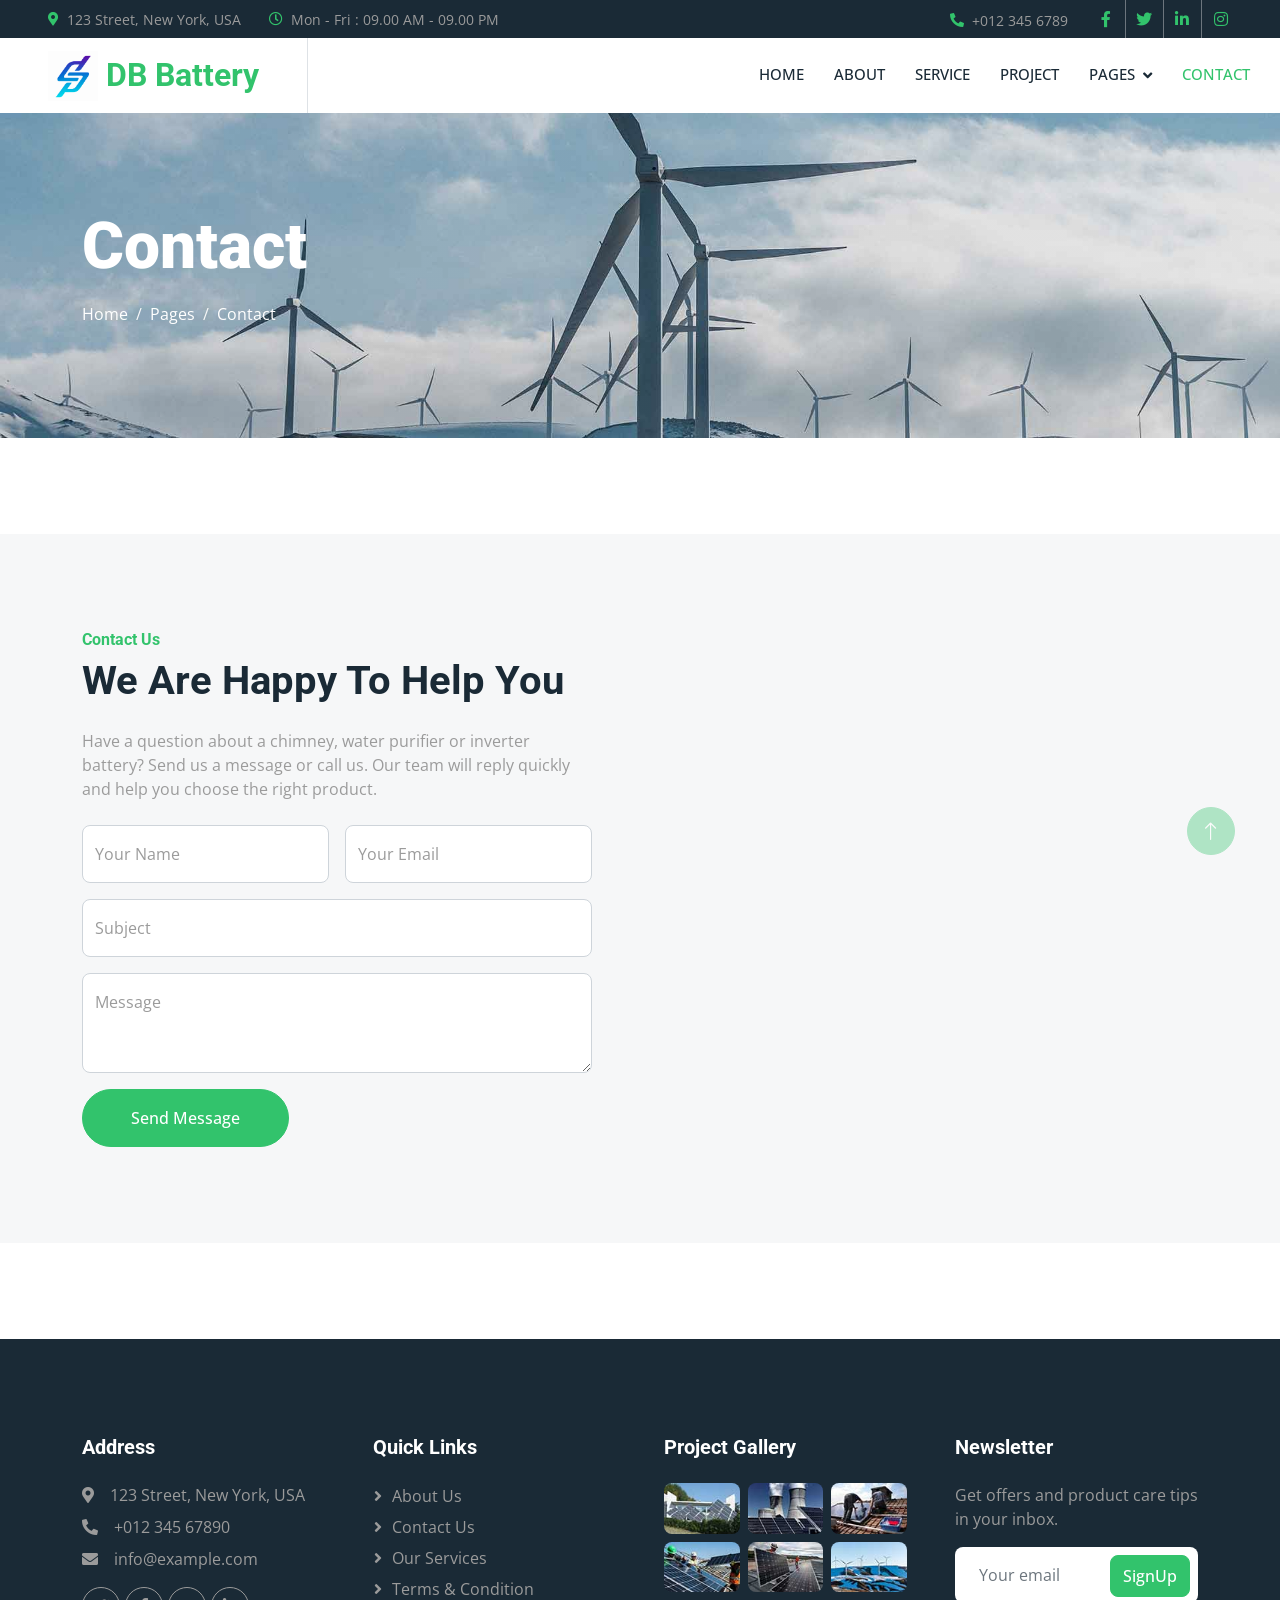
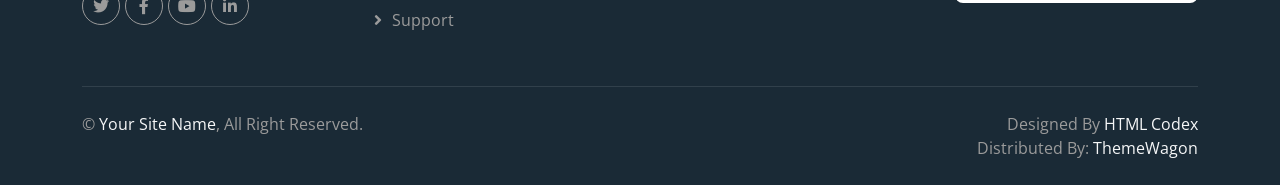
<file: contact.html>
<!DOCTYPE html>
<html lang="en">

<head>
    <meta charset="utf-8">
    <title>Solartec - Renewable Energy Website Template</title>
    <meta content="width=device-width, initial-scale=1.0" name="viewport">
    <meta content="" name="keywords">
    <meta content="" name="description">

    <!-- Favicon -->
    <link href="img/favicon.ico" rel="icon">

    <!-- Google Web Fonts -->
    <link rel="preconnect" href="https://fonts.googleapis.com">
    <link rel="preconnect" href="https://fonts.gstatic.com" crossorigin>
    <link href="https://fonts.googleapis.com/css2?family=Open+Sans:wght@400;500&family=Roboto:wght@500;700;900&display=swap" rel="stylesheet"> 

    <!-- Icon Font Stylesheet -->
    <link href="https://cdnjs.cloudflare.com/ajax/libs/font-awesome/5.10.0/css/all.min.css" rel="stylesheet">
    <link href="https://cdn.jsdelivr.net/npm/bootstrap-icons@1.4.1/font/bootstrap-icons.css" rel="stylesheet">

    <!-- Libraries Stylesheet -->
    <link href="lib/animate/animate.min.css" rel="stylesheet">
    <link href="lib/owlcarousel/assets/owl.carousel.min.css" rel="stylesheet">
    <link href="lib/lightbox/css/lightbox.min.css" rel="stylesheet">

    <!-- Customized Bootstrap Stylesheet -->
    <link href="css/bootstrap.min.css" rel="stylesheet">

    <!-- Template Stylesheet -->
    <link href="css/style.css" rel="stylesheet">
</head>

<body>
    <!-- Spinner Start -->
    <div id="spinner" class="show bg-white position-fixed translate-middle w-100 vh-100 top-50 start-50 d-flex align-items-center justify-content-center">
        <div class="spinner-border text-primary" style="width: 3rem; height: 3rem;" role="status">
            <span class="sr-only">Loading...</span>
        </div>
    </div>
    <!-- Spinner End -->


    <!-- Topbar Start -->
    <!-- <div class="container-fluid bg-dark p-0">
        <div class="row gx-0 d-none d-lg-flex">
            <div class="col-lg-7 px-5 text-start">
                <div class="h-100 d-inline-flex align-items-center me-4">
                    <small class="fa fa-map-marker-alt text-primary me-2"></small>
                    <small>123 Street, New York, USA</small>
                </div>
                <div class="h-100 d-inline-flex align-items-center">
                    <small class="far fa-clock text-primary me-2"></small>
                    <small>Mon - Fri : 09.00 AM - 09.00 PM</small>
                </div>
            </div>
            <div class="col-lg-5 px-5 text-end">
                <div class="h-100 d-inline-flex align-items-center me-4">
                    <small class="fa fa-phone-alt text-primary me-2"></small>
                    <small>+012 345 6789</small>
                </div>
                <div class="h-100 d-inline-flex align-items-center mx-n2">
                    <a class="btn btn-square btn-link rounded-0 border-0 border-end border-secondary" href=""><i class="fab fa-facebook-f"></i></a>
                    <a class="btn btn-square btn-link rounded-0 border-0 border-end border-secondary" href=""><i class="fab fa-twitter"></i></a>
                    <a class="btn btn-square btn-link rounded-0 border-0 border-end border-secondary" href=""><i class="fab fa-linkedin-in"></i></a>
                    <a class="btn btn-square btn-link rounded-0" href=""><i class="fab fa-instagram"></i></a>
                </div>
            </div>
        </div>
    </div> -->
    <!-- Topbar End -->


    <!-- Navbar Start -->
    <!-- <nav class="navbar navbar-expand-lg bg-white navbar-light sticky-top p-0">
        <a href="index.html" class="navbar-brand d-flex align-items-center border-end px-4 px-lg-5">
            <h2 class="m-0 text-primary">Solartec</h2>
        </a>
        <button type="button" class="navbar-toggler me-4" data-bs-toggle="collapse" data-bs-target="#navbarCollapse">
            <span class="navbar-toggler-icon"></span>
        </button>
        <div class="collapse navbar-collapse" id="navbarCollapse">
            <div class="navbar-nav ms-auto p-4 p-lg-0">
                <a href="index.html" class="nav-item nav-link">Home</a>
                <a href="about.html" class="nav-item nav-link">About</a>
                <a href="service.html" class="nav-item nav-link">Service</a>
                <a href="project.html" class="nav-item nav-link">Project</a>
                <div class="nav-item dropdown">
                    <a href="#" class="nav-link dropdown-toggle" data-bs-toggle="dropdown">Pages</a>
                    <div class="dropdown-menu bg-light m-0">
                        <a href="feature.html" class="dropdown-item">Feature</a>
                        <a href="quote.html" class="dropdown-item">Free Quote</a>
                        <a href="team.html" class="dropdown-item">Our Team</a>
                        <a href="testimonial.html" class="dropdown-item">Testimonial</a>
                        <a href="404.html" class="dropdown-item">404 Page</a>
                    </div>
                </div>
                <a href="contact.html" class="nav-item nav-link active">Contact</a>
            </div>
            <a href="" class="btn btn-primary rounded-0 py-4 px-lg-5 d-none d-lg-block">Get A Quote<i class="fa fa-arrow-right ms-3"></i></a>
        </div>
    </nav> -->
    <!-- Navbar End -->

<div id="header-container"></div>
    <!-- Page Header Start -->
    <div class="container-fluid page-header py-5 mb-5">
        <div class="container py-5">
            <h1 class="display-3 text-white mb-3 animated slideInDown">Contact</h1>
            <nav aria-label="breadcrumb animated slideInDown">
                <ol class="breadcrumb">
                    <li class="breadcrumb-item"><a class="text-white" href="#">Home</a></li>
                    <li class="breadcrumb-item"><a class="text-white" href="#">Pages</a></li>
                    <li class="breadcrumb-item text-white active" aria-current="page">Contact</li>
                </ol>
            </nav>
        </div>
    </div>
    <!-- Page Header End -->


    <!-- Contact Start -->
    <div class="container-fluid bg-light overflow-hidden px-lg-0" style="margin: 6rem 0;">
        <div class="container contact px-lg-0">
            <div class="row g-0 mx-lg-0">
                <div class="col-lg-6 contact-text py-5 wow fadeIn" data-wow-delay="0.5s">
                    <div class="p-lg-5 ps-lg-0">
                        <h6 class="text-primary">Contact Us</h6>
                        <h1 class="mb-4">We Are Happy To Help You</h1>
                        <p class="mb-4">Have a question about a chimney, water purifier or inverter battery? Send us a message or call us. Our team will reply quickly and help you choose the right product.</p>
                        <form>
                            <div class="row g-3">
                                <div class="col-md-6">
                                    <div class="form-floating">
                                        <input type="text" class="form-control" id="name" placeholder="Your Name">
                                        <label for="name">Your Name</label>
                                    </div>
                                </div>
                                <div class="col-md-6">
                                    <div class="form-floating">
                                        <input type="email" class="form-control" id="email" placeholder="Your Email">
                                        <label for="email">Your Email</label>
                                    </div>
                                </div>
                                <div class="col-12">
                                    <div class="form-floating">
                                        <input type="text" class="form-control" id="subject" placeholder="Subject">
                                        <label for="subject">Subject</label>
                                    </div>
                                </div>
                                <div class="col-12">
                                    <div class="form-floating">
                                        <textarea class="form-control" placeholder="Leave a message here" id="message" style="height: 100px"></textarea>
                                        <label for="message">Message</label>
                                    </div>
                                </div>
                                <div class="col-12">
                                    <button class="btn btn-primary rounded-pill py-3 px-5" type="submit">Send Message</button>
                                </div>
                            </div>
                        </form>
                    </div>
                </div>
                <div class="col-lg-6 pe-lg-0" style="min-height: 400px;">
                    <div class="position-relative h-100">
                        <iframe class="position-absolute w-100 h-100" style="object-fit: cover;"
                        src="https://www.google.com/maps/embed?pb=!1m18!1m12!1m3!1d3001156.4288297426!2d-78.01371936852176!3d42.72876761954724!2m3!1f0!2f0!3f0!3m2!1i1024!2i768!4f13.1!3m3!1m2!1s0x4ccc4bf0f123a5a9%3A0xddcfc6c1de189567!2sNew%20York%2C%20USA!5e0!3m2!1sen!2sbd!4v1603794290143!5m2!1sen!2sbd"
                        frameborder="0" allowfullscreen="" aria-hidden="false"
                        tabindex="0"></iframe>
                    </div>
                </div>
            </div>
        </div>
    </div>
    <!-- Contact End -->


    <!-- Footer Start -->
    <!-- <div class="container-fluid bg-dark text-body footer mt-5 pt-5 wow fadeIn" data-wow-delay="0.1s">
        <div class="container py-5">
            <div class="row g-5">
                <div class="col-lg-3 col-md-6">
                    <h5 class="text-white mb-4">Address</h5>
                    <p class="mb-2"><i class="fa fa-map-marker-alt me-3"></i>123 Street, New York, USA</p>
                    <p class="mb-2"><i class="fa fa-phone-alt me-3"></i>+012 345 67890</p>
                    <p class="mb-2"><i class="fa fa-envelope me-3"></i>info@example.com</p>
                    <div class="d-flex pt-2">
                        <a class="btn btn-square btn-outline-light btn-social" href=""><i class="fab fa-twitter"></i></a>
                        <a class="btn btn-square btn-outline-light btn-social" href=""><i class="fab fa-facebook-f"></i></a>
                        <a class="btn btn-square btn-outline-light btn-social" href=""><i class="fab fa-youtube"></i></a>
                        <a class="btn btn-square btn-outline-light btn-social" href=""><i class="fab fa-linkedin-in"></i></a>
                    </div>
                </div>
                <div class="col-lg-3 col-md-6">
                    <h5 class="text-white mb-4">Quick Links</h5>
                    <a class="btn btn-link" href="">About Us</a>
                    <a class="btn btn-link" href="">Contact Us</a>
                    <a class="btn btn-link" href="">Our Services</a>
                    <a class="btn btn-link" href="">Terms & Condition</a>
                    <a class="btn btn-link" href="">Support</a>
                </div>
                <div class="col-lg-3 col-md-6">
                    <h5 class="text-white mb-4">Project Gallery</h5>
                    <div class="row g-2">
                        <div class="col-4">
                            <img class="img-fluid rounded" src="img/gallery-1.jpg" alt="">
                        </div>
                        <div class="col-4">
                            <img class="img-fluid rounded" src="img/gallery-2.jpg" alt="">
                        </div>
                        <div class="col-4">
                            <img class="img-fluid rounded" src="img/gallery-3.jpg" alt="">
                        </div>
                        <div class="col-4">
                            <img class="img-fluid rounded" src="img/gallery-4.jpg" alt="">
                        </div>
                        <div class="col-4">
                            <img class="img-fluid rounded" src="img/gallery-5.jpg" alt="">
                        </div>
                        <div class="col-4">
                            <img class="img-fluid rounded" src="img/gallery-6.jpg" alt="">
                        </div>
                    </div>
                </div>
                <div class="col-lg-3 col-md-6">
                    <h5 class="text-white mb-4">Newsletter</h5>
                    <p>Dolor amet sit justo amet elitr clita ipsum elitr est.</p>
                    <div class="position-relative mx-auto" style="max-width: 400px;">
                        <input class="form-control border-0 w-100 py-3 ps-4 pe-5" type="text" placeholder="Your email">
                        <button type="button" class="btn btn-primary py-2 position-absolute top-0 end-0 mt-2 me-2">SignUp</button>
                    </div>
                </div>
            </div>
        </div>
        <div class="container">
            <div class="copyright">
                <div class="row">
                    <div class="col-md-6 text-center text-md-start mb-3 mb-md-0">
                        &copy; <a href="#">Your Site Name</a>, All Right Reserved.
                    </div>
                    <div class="col-md-6 text-center text-md-end">
                        Designed By <a href="https://htmlcodex.com">HTML Codex</a>
                        <br>Distributed By: <a href="https://themewagon.com" target="_blank">ThemeWagon</a>
                    </div>
                </div>
            </div>
        </div>
    </div> -->
    <!-- Footer End -->

<div id="footer-container"></div>

    <!-- Back to Top -->
    <a href="#" class="btn btn-lg btn-primary btn-lg-square rounded-circle back-to-top"><i class="bi bi-arrow-up"></i></a>


    <!-- JavaScript Libraries -->
    <script src="https://code.jquery.com/jquery-3.4.1.min.js"></script>
    <script src="https://cdn.jsdelivr.net/npm/bootstrap@5.0.0/dist/js/bootstrap.bundle.min.js"></script>
    <script src="lib/wow/wow.min.js"></script>
    <script src="lib/easing/easing.min.js"></script>
    <script src="lib/waypoints/waypoints.min.js"></script>
    <script src="lib/counterup/counterup.min.js"></script>
    <script src="lib/owlcarousel/owl.carousel.min.js"></script>
    <script src="lib/isotope/isotope.pkgd.min.js"></script>
    <script src="lib/lightbox/js/lightbox.min.js"></script>

    <!-- Template Javascript -->
    <script src="js/main.js"></script>
    <script src="js/script.js"></script>
</body>

</html>
</file>
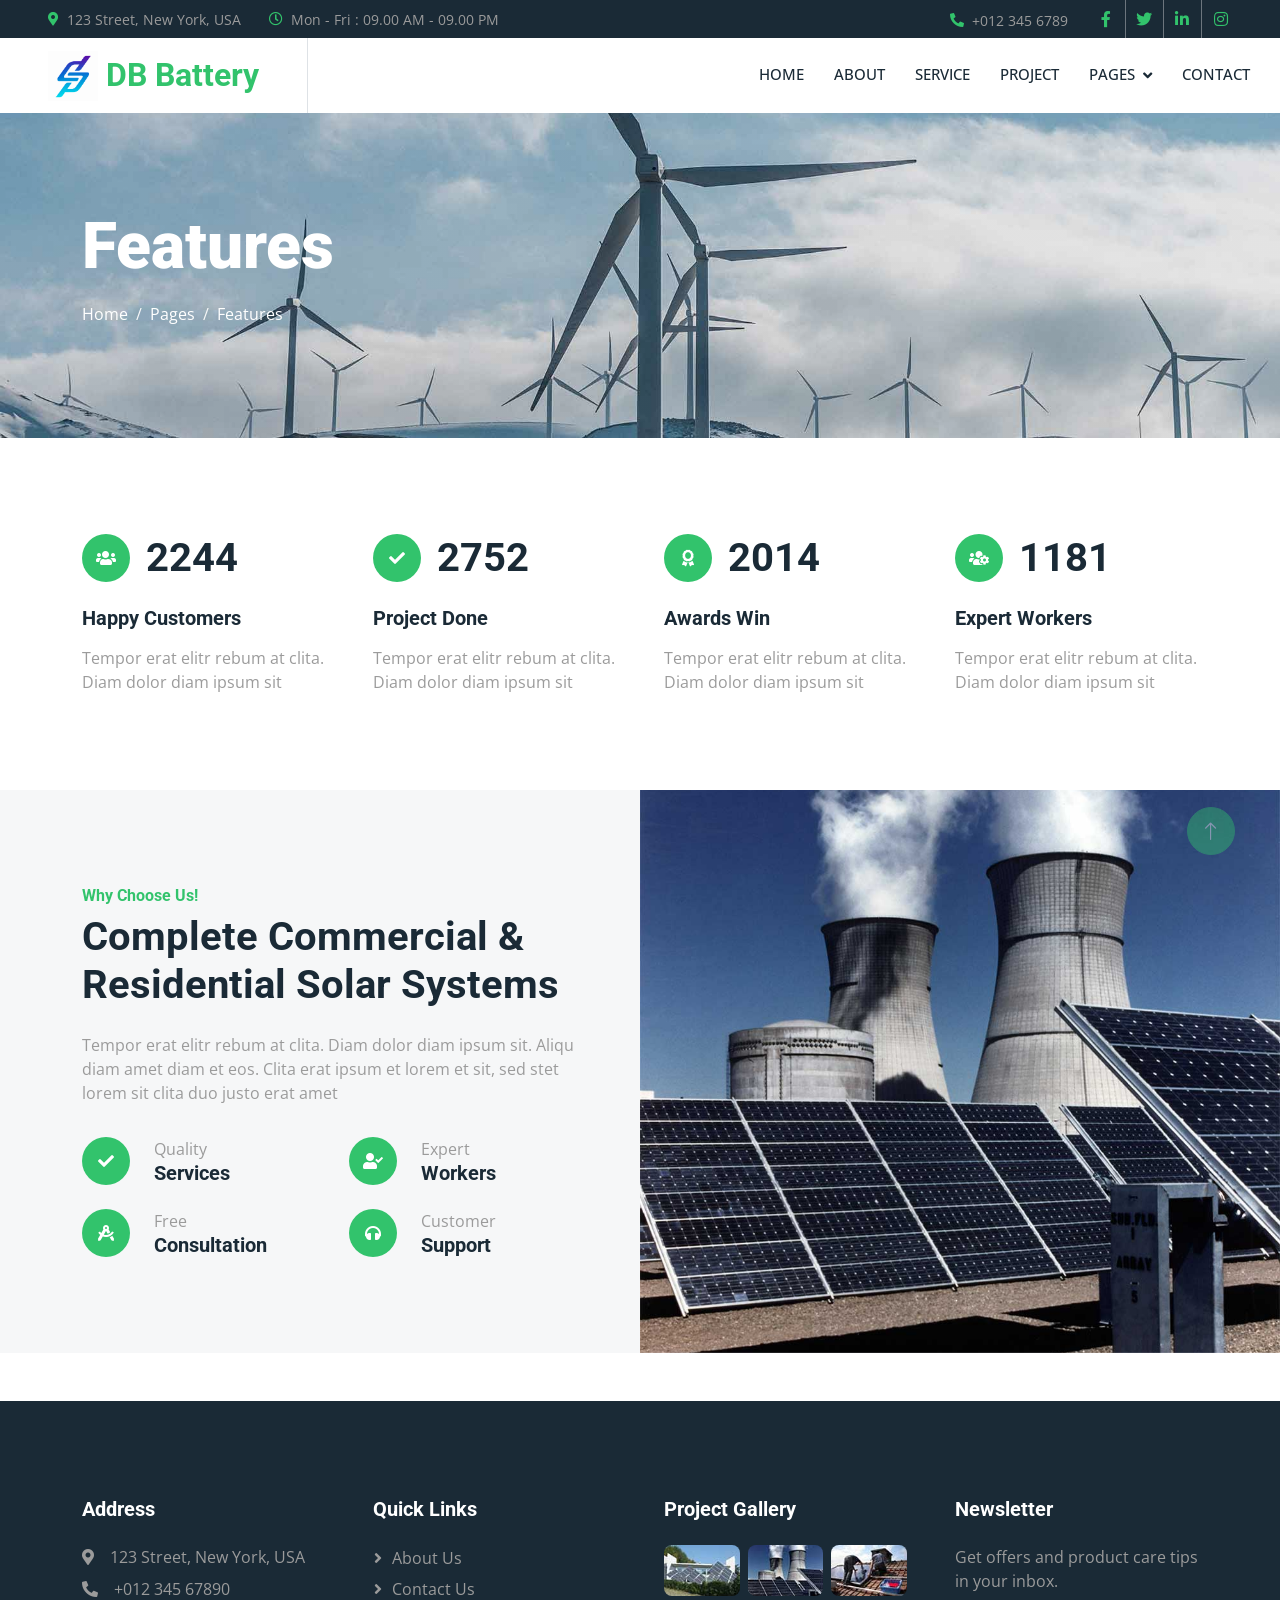
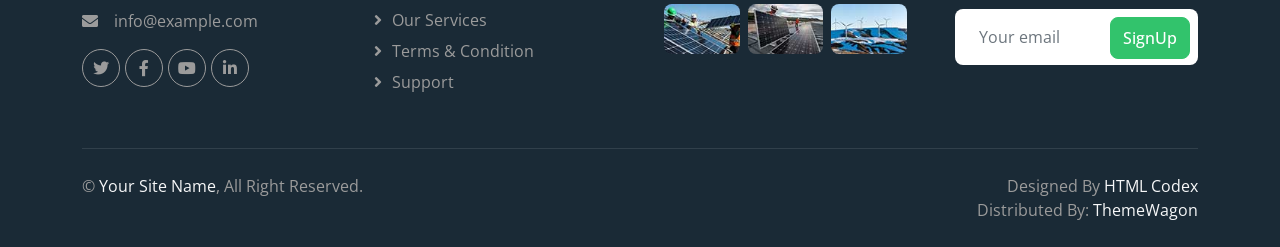
<file: feature.html>
<!DOCTYPE html>
<html lang="en">

<head>
    <meta charset="utf-8">
    <title>Solartec - Renewable Energy Website Template</title>
    <meta content="width=device-width, initial-scale=1.0" name="viewport">
    <meta content="" name="keywords">
    <meta content="" name="description">

    <!-- Favicon -->
    <link href="img/favicon.ico" rel="icon">

    <!-- Google Web Fonts -->
    <link rel="preconnect" href="https://fonts.googleapis.com">
    <link rel="preconnect" href="https://fonts.gstatic.com" crossorigin>
    <link href="https://fonts.googleapis.com/css2?family=Open+Sans:wght@400;500&family=Roboto:wght@500;700;900&display=swap" rel="stylesheet"> 

    <!-- Icon Font Stylesheet -->
    <link href="https://cdnjs.cloudflare.com/ajax/libs/font-awesome/5.10.0/css/all.min.css" rel="stylesheet">
    <link href="https://cdn.jsdelivr.net/npm/bootstrap-icons@1.4.1/font/bootstrap-icons.css" rel="stylesheet">

    <!-- Libraries Stylesheet -->
    <link href="lib/animate/animate.min.css" rel="stylesheet">
    <link href="lib/owlcarousel/assets/owl.carousel.min.css" rel="stylesheet">
    <link href="lib/lightbox/css/lightbox.min.css" rel="stylesheet">

    <!-- Customized Bootstrap Stylesheet -->
    <link href="css/bootstrap.min.css" rel="stylesheet">

    <!-- Template Stylesheet -->
    <link href="css/style.css" rel="stylesheet">
</head>

<body>
    <!-- Spinner Start -->
    <div id="spinner" class="show bg-white position-fixed translate-middle w-100 vh-100 top-50 start-50 d-flex align-items-center justify-content-center">
        <div class="spinner-border text-primary" style="width: 3rem; height: 3rem;" role="status">
            <span class="sr-only">Loading...</span>
        </div>
    </div>
    <!-- Spinner End -->


    <!-- Topbar Start -->
    <!-- <div class="container-fluid bg-dark p-0">
        <div class="row gx-0 d-none d-lg-flex">
            <div class="col-lg-7 px-5 text-start">
                <div class="h-100 d-inline-flex align-items-center me-4">
                    <small class="fa fa-map-marker-alt text-primary me-2"></small>
                    <small>123 Street, New York, USA</small>
                </div>
                <div class="h-100 d-inline-flex align-items-center">
                    <small class="far fa-clock text-primary me-2"></small>
                    <small>Mon - Fri : 09.00 AM - 09.00 PM</small>
                </div>
            </div>
            <div class="col-lg-5 px-5 text-end">
                <div class="h-100 d-inline-flex align-items-center me-4">
                    <small class="fa fa-phone-alt text-primary me-2"></small>
                    <small>+012 345 6789</small>
                </div>
                <div class="h-100 d-inline-flex align-items-center mx-n2">
                    <a class="btn btn-square btn-link rounded-0 border-0 border-end border-secondary" href=""><i class="fab fa-facebook-f"></i></a>
                    <a class="btn btn-square btn-link rounded-0 border-0 border-end border-secondary" href=""><i class="fab fa-twitter"></i></a>
                    <a class="btn btn-square btn-link rounded-0 border-0 border-end border-secondary" href=""><i class="fab fa-linkedin-in"></i></a>
                    <a class="btn btn-square btn-link rounded-0" href=""><i class="fab fa-instagram"></i></a>
                </div>
            </div>
        </div>
    </div> -->
    <!-- Topbar End -->


    <!-- Navbar Start -->
    <!-- <nav class="navbar navbar-expand-lg bg-white navbar-light sticky-top p-0">
        <a href="index.html" class="navbar-brand d-flex align-items-center border-end px-4 px-lg-5">
            <h2 class="m-0 text-primary">Solartec</h2>
        </a>
        <button type="button" class="navbar-toggler me-4" data-bs-toggle="collapse" data-bs-target="#navbarCollapse">
            <span class="navbar-toggler-icon"></span>
        </button>
        <div class="collapse navbar-collapse" id="navbarCollapse">
            <div class="navbar-nav ms-auto p-4 p-lg-0">
                <a href="index.html" class="nav-item nav-link">Home</a>
                <a href="about.html" class="nav-item nav-link">About</a>
                <a href="service.html" class="nav-item nav-link">Service</a>
                <a href="project.html" class="nav-item nav-link">Project</a>
                <div class="nav-item dropdown">
                    <a href="#" class="nav-link dropdown-toggle active" data-bs-toggle="dropdown">Pages</a>
                    <div class="dropdown-menu bg-light m-0">
                        <a href="feature.html" class="dropdown-item active">Feature</a>
                        <a href="quote.html" class="dropdown-item">Free Quote</a>
                        <a href="team.html" class="dropdown-item">Our Team</a>
                        <a href="testimonial.html" class="dropdown-item">Testimonial</a>
                        <a href="404.html" class="dropdown-item">404 Page</a>
                    </div>
                </div>
                <a href="contact.html" class="nav-item nav-link">Contact</a>
            </div>
            <a href="" class="btn btn-primary rounded-0 py-4 px-lg-5 d-none d-lg-block">Get A Quote<i class="fa fa-arrow-right ms-3"></i></a>
        </div>
    </nav> -->
    <!-- Navbar End -->

<div id="header-container"></div>
    <!-- Page Header Start -->
    <div class="container-fluid page-header py-5 mb-5">
        <div class="container py-5">
            <h1 class="display-3 text-white mb-3 animated slideInDown">Features</h1>
            <nav aria-label="breadcrumb animated slideInDown">
                <ol class="breadcrumb">
                    <li class="breadcrumb-item"><a class="text-white" href="#">Home</a></li>
                    <li class="breadcrumb-item"><a class="text-white" href="#">Pages</a></li>
                    <li class="breadcrumb-item text-white active" aria-current="page">Features</li>
                </ol>
            </nav>
        </div>
    </div>
    <!-- Page Header End -->


    <!-- Feature Start -->
    <div class="container-xxl py-5">
        <div class="container">
            <div class="row g-5">
                <div class="col-md-6 col-lg-3 wow fadeIn" data-wow-delay="0.1s">
                    <div class="d-flex align-items-center mb-4">
                        <div class="btn-lg-square bg-primary rounded-circle me-3">
                            <i class="fa fa-users text-white"></i>
                        </div>
                        <h1 class="mb-0" data-toggle="counter-up">3453</h1>
                    </div>
                    <h5 class="mb-3">Happy Customers</h5>
                    <span>Tempor erat elitr rebum at clita. Diam dolor diam ipsum sit</span>
                </div>
                <div class="col-md-6 col-lg-3 wow fadeIn" data-wow-delay="0.3s">
                    <div class="d-flex align-items-center mb-4">
                        <div class="btn-lg-square bg-primary rounded-circle me-3">
                            <i class="fa fa-check text-white"></i>
                        </div>
                        <h1 class="mb-0" data-toggle="counter-up">4234</h1>
                    </div>
                    <h5 class="mb-3">Project Done</h5>
                    <span>Tempor erat elitr rebum at clita. Diam dolor diam ipsum sit</span>
                </div>
                <div class="col-md-6 col-lg-3 wow fadeIn" data-wow-delay="0.5s">
                    <div class="d-flex align-items-center mb-4">
                        <div class="btn-lg-square bg-primary rounded-circle me-3">
                            <i class="fa fa-award text-white"></i>
                        </div>
                        <h1 class="mb-0" data-toggle="counter-up">3123</h1>
                    </div>
                    <h5 class="mb-3">Awards Win</h5>
                    <span>Tempor erat elitr rebum at clita. Diam dolor diam ipsum sit</span>
                </div>
                <div class="col-md-6 col-lg-3 wow fadeIn" data-wow-delay="0.7s">
                    <div class="d-flex align-items-center mb-4">
                        <div class="btn-lg-square bg-primary rounded-circle me-3">
                            <i class="fa fa-users-cog text-white"></i>
                        </div>
                        <h1 class="mb-0" data-toggle="counter-up">1831</h1>
                    </div>
                    <h5 class="mb-3">Expert Workers</h5>
                    <span>Tempor erat elitr rebum at clita. Diam dolor diam ipsum sit</span>
                </div>
            </div>
        </div>
    </div>
    <!-- Feature Start -->


    <!-- Feature Start -->
    <div class="container-fluid bg-light overflow-hidden my-5 px-lg-0">
        <div class="container feature px-lg-0">
            <div class="row g-0 mx-lg-0">
                <div class="col-lg-6 feature-text py-5 wow fadeIn" data-wow-delay="0.1s">
                    <div class="p-lg-5 ps-lg-0">
                        <h6 class="text-primary">Why Choose Us!</h6>
                        <h1 class="mb-4">Complete Commercial & Residential Solar Systems</h1>
                        <p class="mb-4 pb-2">Tempor erat elitr rebum at clita. Diam dolor diam ipsum sit. Aliqu diam amet diam et eos. Clita erat ipsum et lorem et sit, sed stet lorem sit clita duo justo erat amet</p>
                        <div class="row g-4">
                            <div class="col-6">
                                <div class="d-flex align-items-center">
                                    <div class="btn-lg-square bg-primary rounded-circle">
                                        <i class="fa fa-check text-white"></i>
                                    </div>
                                    <div class="ms-4">
                                        <p class="mb-0">Quality</p>
                                        <h5 class="mb-0">Services</h5>
                                    </div>
                                </div>
                            </div>
                            <div class="col-6">
                                <div class="d-flex align-items-center">
                                    <div class="btn-lg-square bg-primary rounded-circle">
                                        <i class="fa fa-user-check text-white"></i>
                                    </div>
                                    <div class="ms-4">
                                        <p class="mb-0">Expert</p>
                                        <h5 class="mb-0">Workers</h5>
                                    </div>
                                </div>
                            </div>
                            <div class="col-6">
                                <div class="d-flex align-items-center">
                                    <div class="btn-lg-square bg-primary rounded-circle">
                                        <i class="fa fa-drafting-compass text-white"></i>
                                    </div>
                                    <div class="ms-4">
                                        <p class="mb-0">Free</p>
                                        <h5 class="mb-0">Consultation</h5>
                                    </div>
                                </div>
                            </div>
                            <div class="col-6">
                                <div class="d-flex align-items-center">
                                    <div class="btn-lg-square bg-primary rounded-circle">
                                        <i class="fa fa-headphones text-white"></i>
                                    </div>
                                    <div class="ms-4">
                                        <p class="mb-0">Customer</p>
                                        <h5 class="mb-0">Support</h5>
                                    </div>
                                </div>
                            </div>
                        </div>
                    </div>
                </div>
                <div class="col-lg-6 pe-lg-0 wow fadeIn" data-wow-delay="0.5s" style="min-height: 400px;">
                    <div class="position-relative h-100">
                        <img class="position-absolute img-fluid w-100 h-100" src="img/feature.jpg" style="object-fit: cover;" alt="">
                    </div>
                </div>
            </div>
        </div>
    </div>
    <!-- Feature End -->
        

    <!-- Footer Start -->
    <!-- <div class="container-fluid bg-dark text-body footer pt-5 wow fadeIn" data-wow-delay="0.1s" style="margin-top: 6rem;">
        <div class="container py-5">
            <div class="row g-5">
                <div class="col-lg-3 col-md-6">
                    <h5 class="text-white mb-4">Address</h5>
                    <p class="mb-2"><i class="fa fa-map-marker-alt me-3"></i>123 Street, New York, USA</p>
                    <p class="mb-2"><i class="fa fa-phone-alt me-3"></i>+012 345 67890</p>
                    <p class="mb-2"><i class="fa fa-envelope me-3"></i>info@example.com</p>
                    <div class="d-flex pt-2">
                        <a class="btn btn-square btn-outline-light btn-social" href=""><i class="fab fa-twitter"></i></a>
                        <a class="btn btn-square btn-outline-light btn-social" href=""><i class="fab fa-facebook-f"></i></a>
                        <a class="btn btn-square btn-outline-light btn-social" href=""><i class="fab fa-youtube"></i></a>
                        <a class="btn btn-square btn-outline-light btn-social" href=""><i class="fab fa-linkedin-in"></i></a>
                    </div>
                </div>
                <div class="col-lg-3 col-md-6">
                    <h5 class="text-white mb-4">Quick Links</h5>
                    <a class="btn btn-link" href="">About Us</a>
                    <a class="btn btn-link" href="">Contact Us</a>
                    <a class="btn btn-link" href="">Our Services</a>
                    <a class="btn btn-link" href="">Terms & Condition</a>
                    <a class="btn btn-link" href="">Support</a>
                </div>
                <div class="col-lg-3 col-md-6">
                    <h5 class="text-white mb-4">Project Gallery</h5>
                    <div class="row g-2">
                        <div class="col-4">
                            <img class="img-fluid rounded" src="img/gallery-1.jpg" alt="">
                        </div>
                        <div class="col-4">
                            <img class="img-fluid rounded" src="img/gallery-2.jpg" alt="">
                        </div>
                        <div class="col-4">
                            <img class="img-fluid rounded" src="img/gallery-3.jpg" alt="">
                        </div>
                        <div class="col-4">
                            <img class="img-fluid rounded" src="img/gallery-4.jpg" alt="">
                        </div>
                        <div class="col-4">
                            <img class="img-fluid rounded" src="img/gallery-5.jpg" alt="">
                        </div>
                        <div class="col-4">
                            <img class="img-fluid rounded" src="img/gallery-6.jpg" alt="">
                        </div>
                    </div>
                </div>
                <div class="col-lg-3 col-md-6">
                    <h5 class="text-white mb-4">Newsletter</h5>
                    <p>Dolor amet sit justo amet elitr clita ipsum elitr est.</p>
                    <div class="position-relative mx-auto" style="max-width: 400px;">
                        <input class="form-control border-0 w-100 py-3 ps-4 pe-5" type="text" placeholder="Your email">
                        <button type="button" class="btn btn-primary py-2 position-absolute top-0 end-0 mt-2 me-2">SignUp</button>
                    </div>
                </div>
            </div>
        </div>
        <div class="container">
            <div class="copyright">
                <div class="row">
                    <div class="col-md-6 text-center text-md-start mb-3 mb-md-0">
                        &copy; <a href="#">Your Site Name</a>, All Right Reserved.
                    </div>
                    <div class="col-md-6 text-center text-md-end">
                        Designed By <a href="https://htmlcodex.com">HTML Codex</a>
                        <br>Distributed By: <a href="https://themewagon.com" target="_blank">ThemeWagon</a>
                    </div>
                </div>
            </div>
        </div>
    </div> -->
    <!-- Footer End -->
<div id="footer-container"></div>

    <!-- Back to Top -->
    <a href="#" class="btn btn-lg btn-primary btn-lg-square rounded-circle back-to-top"><i class="bi bi-arrow-up"></i></a>


    <!-- JavaScript Libraries -->
    <script src="https://code.jquery.com/jquery-3.4.1.min.js"></script>
    <script src="https://cdn.jsdelivr.net/npm/bootstrap@5.0.0/dist/js/bootstrap.bundle.min.js"></script>
    <script src="lib/wow/wow.min.js"></script>
    <script src="lib/easing/easing.min.js"></script>
    <script src="lib/waypoints/waypoints.min.js"></script>
    <script src="lib/counterup/counterup.min.js"></script>
    <script src="lib/owlcarousel/owl.carousel.min.js"></script>
    <script src="lib/isotope/isotope.pkgd.min.js"></script>
    <script src="lib/lightbox/js/lightbox.min.js"></script>

    <!-- Template Javascript -->
    <script src="js/main.js"></script>
     <script src="js/script.js"></script>
</body>

</html>
</file>
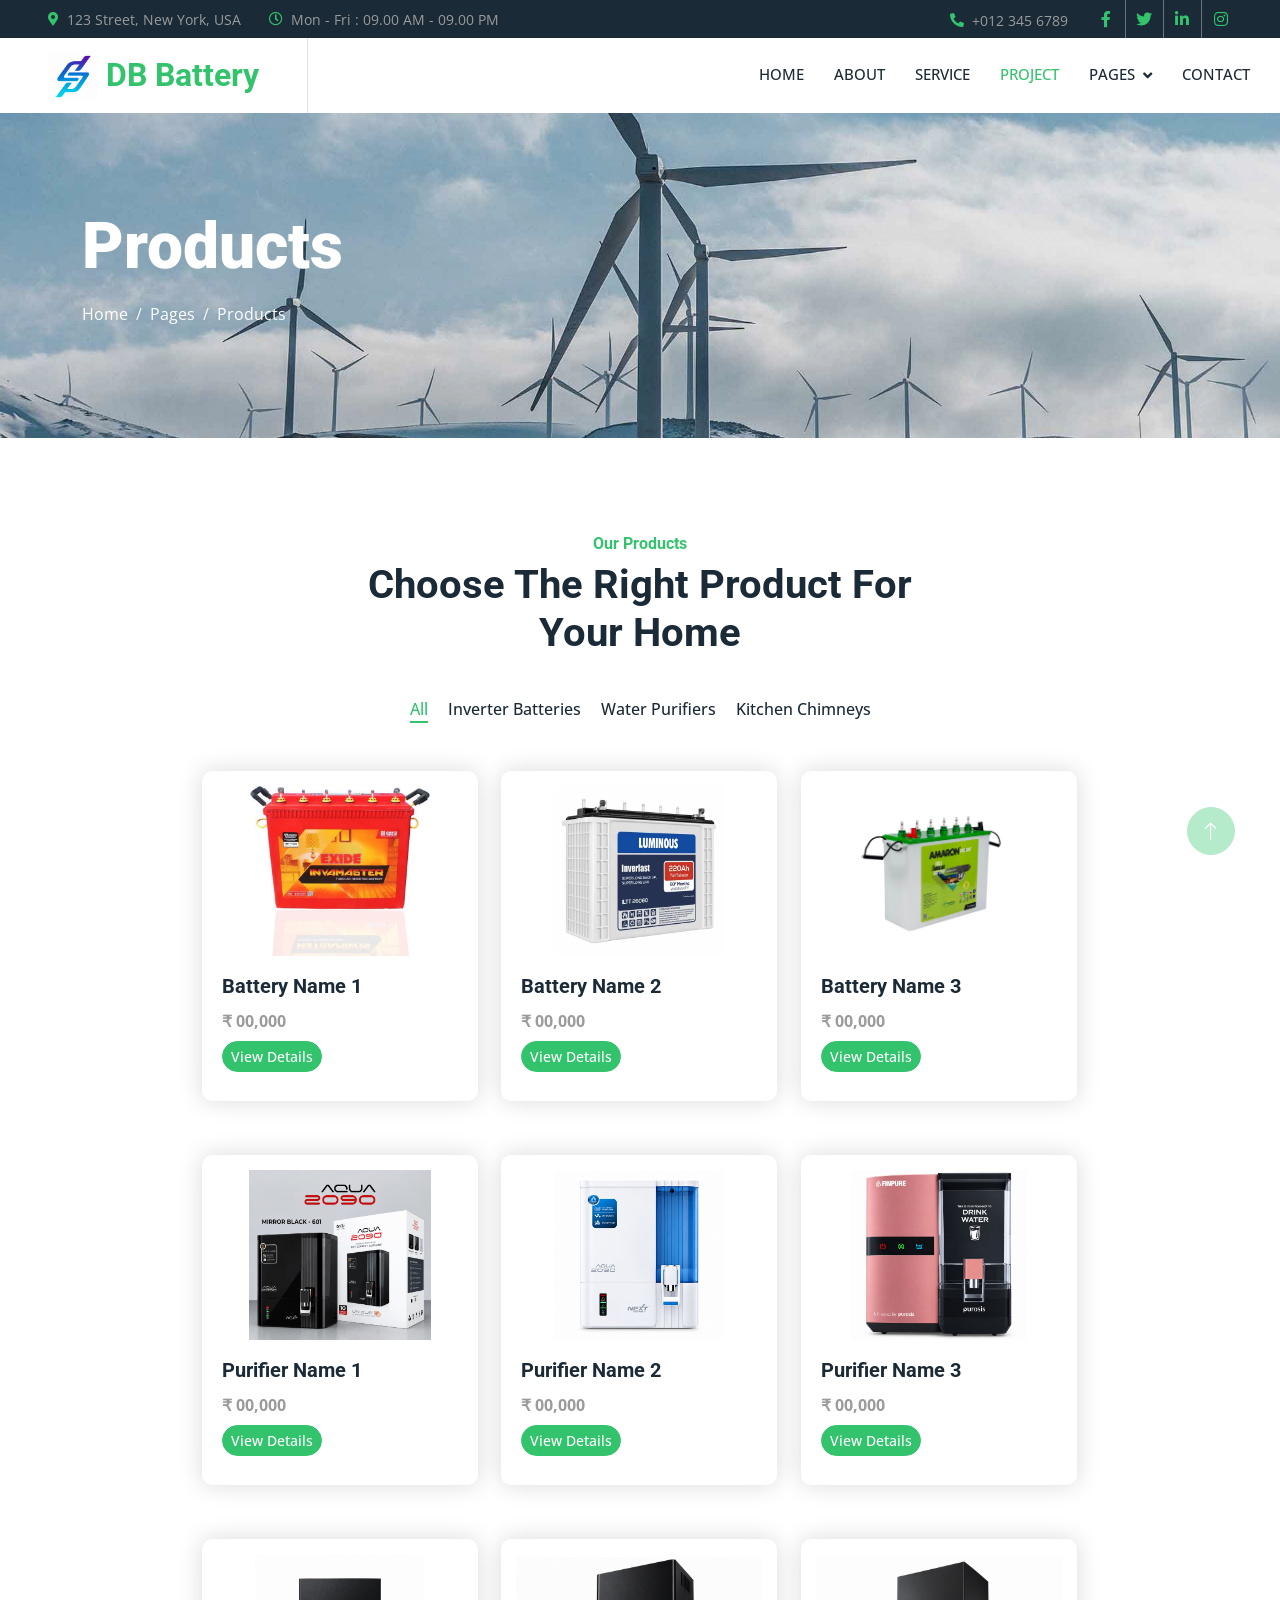
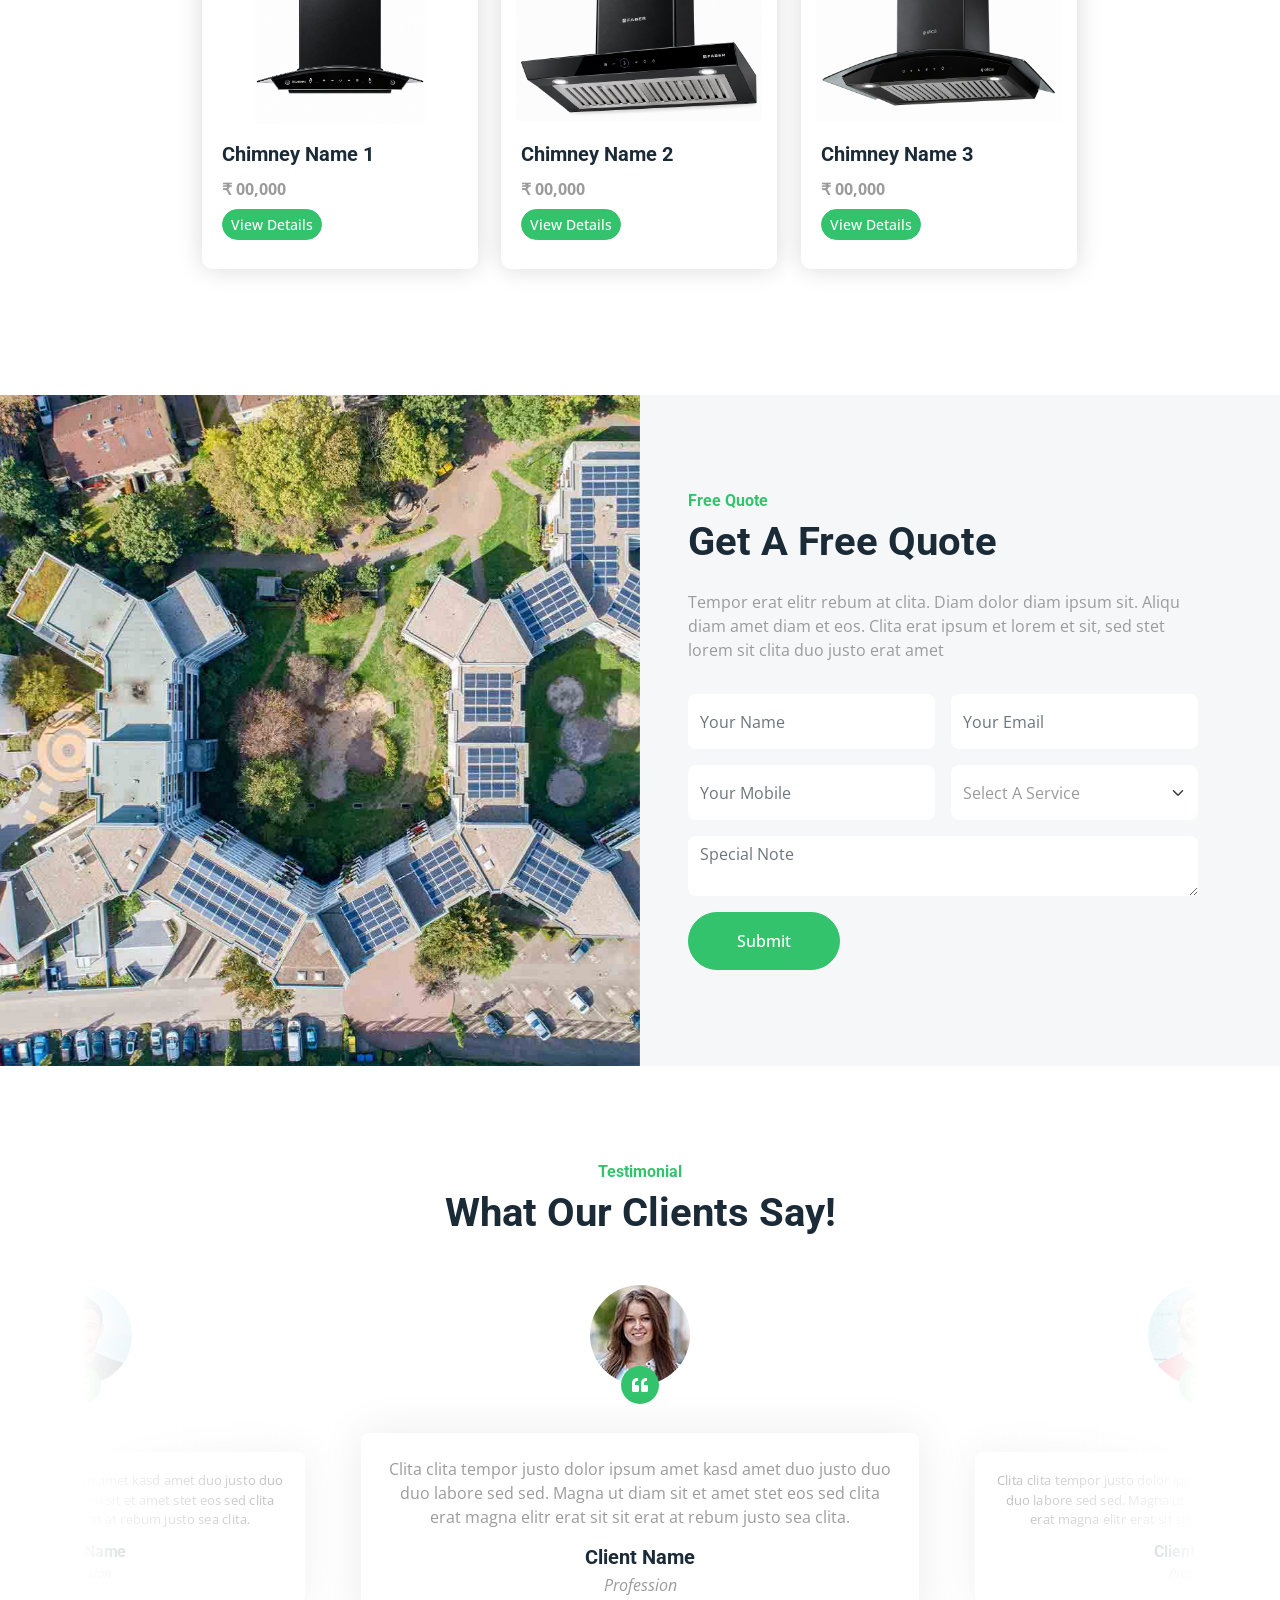
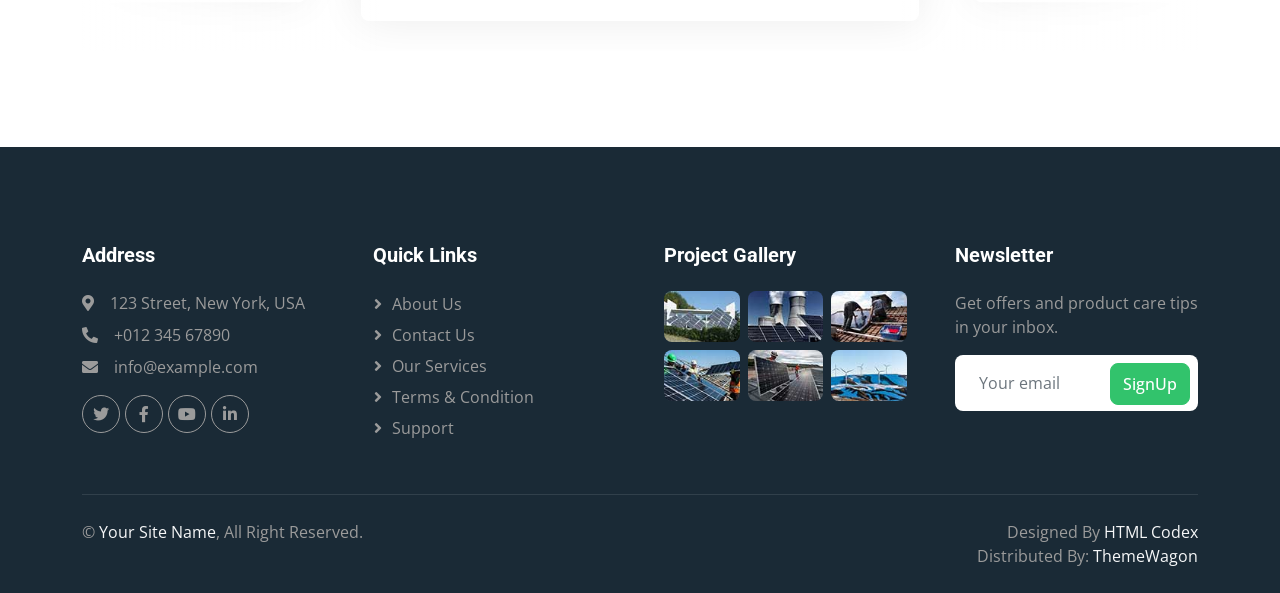
<file: project.html>
<!DOCTYPE html>
<html lang="en">

<head>
    <meta charset="utf-8">
    <title>Solartec - Renewable Energy Website Template</title>
    <meta content="width=device-width, initial-scale=1.0" name="viewport">
    <meta content="" name="keywords">
    <meta content="" name="description">

    <!-- Favicon -->
    <link href="img/favicon.ico" rel="icon">

    <!-- Google Web Fonts -->
    <link rel="preconnect" href="https://fonts.googleapis.com">
    <link rel="preconnect" href="https://fonts.gstatic.com" crossorigin>
    <link href="https://fonts.googleapis.com/css2?family=Open+Sans:wght@400;500&family=Roboto:wght@500;700;900&display=swap" rel="stylesheet"> 

    <!-- Icon Font Stylesheet -->
    <link href="https://cdnjs.cloudflare.com/ajax/libs/font-awesome/5.10.0/css/all.min.css" rel="stylesheet">
    <link href="https://cdn.jsdelivr.net/npm/bootstrap-icons@1.4.1/font/bootstrap-icons.css" rel="stylesheet">

    <!-- Libraries Stylesheet -->
    <link href="lib/animate/animate.min.css" rel="stylesheet">
    <link href="lib/owlcarousel/assets/owl.carousel.min.css" rel="stylesheet">
    <link href="lib/lightbox/css/lightbox.min.css" rel="stylesheet">

    <!-- Customized Bootstrap Stylesheet -->
    <link href="css/bootstrap.min.css" rel="stylesheet">

    <!-- Template Stylesheet -->
    <link href="css/style.css" rel="stylesheet">
</head>

<body>
    <!-- Spinner Start -->
    <div id="spinner" class="show bg-white position-fixed translate-middle w-100 vh-100 top-50 start-50 d-flex align-items-center justify-content-center">
        <div class="spinner-border text-primary" style="width: 3rem; height: 3rem;" role="status">
            <span class="sr-only">Loading...</span>
        </div>
    </div>
    <!-- Spinner End -->


    <!-- Topbar Start -->
    <!-- <div class="container-fluid bg-dark p-0">
        <div class="row gx-0 d-none d-lg-flex">
            <div class="col-lg-7 px-5 text-start">
                <div class="h-100 d-inline-flex align-items-center me-4">
                    <small class="fa fa-map-marker-alt text-primary me-2"></small>
                    <small>123 Street, New York, USA</small>
                </div>
                <div class="h-100 d-inline-flex align-items-center">
                    <small class="far fa-clock text-primary me-2"></small>
                    <small>Mon - Fri : 09.00 AM - 09.00 PM</small>
                </div>
            </div>
            <div class="col-lg-5 px-5 text-end">
                <div class="h-100 d-inline-flex align-items-center me-4">
                    <small class="fa fa-phone-alt text-primary me-2"></small>
                    <small>+012 345 6789</small>
                </div>
                <div class="h-100 d-inline-flex align-items-center mx-n2">
                    <a class="btn btn-square btn-link rounded-0 border-0 border-end border-secondary" href=""><i class="fab fa-facebook-f"></i></a>
                    <a class="btn btn-square btn-link rounded-0 border-0 border-end border-secondary" href=""><i class="fab fa-twitter"></i></a>
                    <a class="btn btn-square btn-link rounded-0 border-0 border-end border-secondary" href=""><i class="fab fa-linkedin-in"></i></a>
                    <a class="btn btn-square btn-link rounded-0" href=""><i class="fab fa-instagram"></i></a>
                </div>
            </div>
        </div>
    </div> -->
    <!-- Topbar End -->


    <!-- Navbar Start -->
    <!-- <nav class="navbar navbar-expand-lg bg-white navbar-light sticky-top p-0">
        <a href="index.html" class="navbar-brand d-flex align-items-center border-end px-4 px-lg-5">
            <h2 class="m-0 text-primary">Solartec</h2>
        </a>
        <button type="button" class="navbar-toggler me-4" data-bs-toggle="collapse" data-bs-target="#navbarCollapse">
            <span class="navbar-toggler-icon"></span>
        </button>
        <div class="collapse navbar-collapse" id="navbarCollapse">
            <div class="navbar-nav ms-auto p-4 p-lg-0">
                <a href="index.html" class="nav-item nav-link">Home</a>
                <a href="about.html" class="nav-item nav-link">About</a>
                <a href="service.html" class="nav-item nav-link">Service</a>
                <a href="project.html" class="nav-item nav-link active">Project</a>
                <div class="nav-item dropdown">
                    <a href="#" class="nav-link dropdown-toggle" data-bs-toggle="dropdown">Pages</a>
                    <div class="dropdown-menu bg-light m-0">
                        <a href="feature.html" class="dropdown-item">Feature</a>
                        <a href="quote.html" class="dropdown-item">Free Quote</a>
                        <a href="team.html" class="dropdown-item">Our Team</a>
                        <a href="testimonial.html" class="dropdown-item">Testimonial</a>
                        <a href="404.html" class="dropdown-item">404 Page</a>
                    </div>
                </div>
                <a href="contact.html" class="nav-item nav-link">Contact</a>
            </div>
            <a href="" class="btn btn-primary rounded-0 py-4 px-lg-5 d-none d-lg-block">Get A Quote<i class="fa fa-arrow-right ms-3"></i></a>
        </div>
    </nav> -->
    <!-- Navbar End -->
<div id="header-container"></div>

    <!-- Page Header Start -->
    <div class="container-fluid page-header py-5 mb-5">
        <div class="container py-5">
            <h1 class="display-3 text-white mb-3 animated slideInDown">Products</h1>
            <nav aria-label="breadcrumb animated slideInDown">
                <ol class="breadcrumb">
                    <li class="breadcrumb-item"><a class="text-white" href="#">Home</a></li>
                    <li class="breadcrumb-item"><a class="text-white" href="#">Pages</a></li>
                    <li class="breadcrumb-item text-white active" aria-current="page">Products</li>
                </ol>
            </nav>
        </div>
    </div>
    <!-- Page Header End -->


    <!-- Projects Start -->
    <div class="container-xxl py-5">
        <div class="container">
            <div class="text-center mx-auto mb-5 wow fadeInUp" data-wow-delay="0.1s" style="max-width: 600px;">
                <h6 class="text-primary">Our Products</h6>
                <h1 class="mb-4">Choose The Right Product For Your Home</h1>
            </div>
            <div class="row mt-n2 wow fadeInUp" data-wow-delay="0.3s">
                <div class="col-12 text-center">
                    <ul class="list-inline mb-5" id="portfolio-flters">
                        <li class="mx-2 active" data-filter="*">All</li>
                        <li class="mx-2" data-filter=".first">Inverter Batteries</li>
                        <li class="mx-2" data-filter=".second">Water Purifiers</li>
                        <li class="mx-2" data-filter=".third">Kitchen Chimneys</li>
                    </ul>
                </div>
            </div>
            <!-- <div class="row g-4 portfolio-container wow fadeInUp" data-wow-delay="0.5s">
                <div class="col-lg-4 col-md-6 portfolio-item first">
                    <div class="portfolio-img rounded overflow-hidden">
                        <img class="img-fluid" src="img/img-600x400-6.jpg" alt="">
                        <div class="portfolio-btn">
                            <a class="btn btn-lg-square btn-outline-light rounded-circle mx-1" href="img/img-600x400-6.jpg" data-lightbox="portfolio"><i class="fa fa-eye"></i></a>
                            <a class="btn btn-lg-square btn-outline-light rounded-circle mx-1" href=""><i class="fa fa-link"></i></a>
                        </div>
                    </div>
                    <div class="pt-3">
                        <p class="text-primary mb-0">Solar Panels</p>
                        <hr class="text-primary w-25 my-2">
                        <h5 class="lh-base">We Are pioneers of solar & renewable energy industry</h5>
                    </div>
                </div>
                <div class="col-lg-4 col-md-6 portfolio-item second">
                    <div class="portfolio-img rounded overflow-hidden">
                        <img class="img-fluid" src="img/img-600x400-5.jpg" alt="">
                        <div class="portfolio-btn">
                            <a class="btn btn-lg-square btn-outline-light rounded-circle mx-1" href="img/img-600x400-5.jpg" data-lightbox="portfolio"><i class="fa fa-eye"></i></a>
                            <a class="btn btn-lg-square btn-outline-light rounded-circle mx-1" href=""><i class="fa fa-link"></i></a>
                        </div>
                    </div>
                    <div class="pt-3">
                        <p class="text-primary mb-0">Wind Turbines</p>
                        <hr class="text-primary w-25 my-2">
                        <h5 class="lh-base">We Are pioneers of solar & renewable energy industry</h5>
                    </div>
                </div>
                <div class="col-lg-4 col-md-6 portfolio-item third">
                    <div class="portfolio-img rounded overflow-hidden">
                        <img class="img-fluid" src="img/img-600x400-4.jpg" alt="">
                        <div class="portfolio-btn">
                            <a class="btn btn-lg-square btn-outline-light rounded-circle mx-1" href="img/img-600x400-4.jpg" data-lightbox="portfolio"><i class="fa fa-eye"></i></a>
                            <a class="btn btn-lg-square btn-outline-light rounded-circle mx-1" href=""><i class="fa fa-link"></i></a>
                        </div>
                    </div>
                    <div class="pt-3">
                        <p class="text-primary mb-0">Hydropower Plants</p>
                        <hr class="text-primary w-25 my-2">
                        <h5 class="lh-base">We Are pioneers of solar & renewable energy industry</h5>
                    </div>
                </div>
                <div class="col-lg-4 col-md-6 portfolio-item first">
                    <div class="portfolio-img rounded overflow-hidden">
                        <img class="img-fluid" src="img/img-600x400-3.jpg" alt="">
                        <div class="portfolio-btn">
                            <a class="btn btn-lg-square btn-outline-light rounded-circle mx-1" href="img/img-600x400-3.jpg" data-lightbox="portfolio"><i class="fa fa-eye"></i></a>
                            <a class="btn btn-lg-square btn-outline-light rounded-circle mx-1" href=""><i class="fa fa-link"></i></a>
                        </div>
                    </div>
                    <div class="pt-3">
                        <p class="text-primary mb-0">Solar Panels</p>
                        <hr class="text-primary w-25 my-2">
                        <h5 class="lh-base">We Are pioneers of solar & renewable energy industry</h5>
                    </div>
                </div>
                <div class="col-lg-4 col-md-6 portfolio-item second">
                    <div class="portfolio-img rounded overflow-hidden">
                        <img class="img-fluid" src="img/img-600x400-2.jpg" alt="">
                        <div class="portfolio-btn">
                            <a class="btn btn-lg-square btn-outline-light rounded-circle mx-1" href="img/img-600x400-2.jpg" data-lightbox="portfolio"><i class="fa fa-eye"></i></a>
                            <a class="btn btn-lg-square btn-outline-light rounded-circle mx-1" href=""><i class="fa fa-link"></i></a>
                        </div>
                    </div>
                    <div class="pt-3">
                        <p class="text-primary mb-0">Wind Turbines</p>
                        <hr class="text-primary w-25 my-2">
                        <h5 class="lh-base">We Are pioneers of solar & renewable energy industry</h5>
                    </div>
                </div>
                <div class="col-lg-4 col-md-6 portfolio-item third">
                    <div class="portfolio-img rounded overflow-hidden">
                        <img class="img-fluid" src="img/img-600x400-1.jpg" alt="">
                        <div class="portfolio-btn">
                            <a class="btn btn-lg-square btn-outline-light rounded-circle mx-1" href="img/img-600x400-1.jpg" data-lightbox="portfolio"><i class="fa fa-eye"></i></a>
                            <a class="btn btn-lg-square btn-outline-light rounded-circle mx-1" href=""><i class="fa fa-link"></i></a>
                        </div>
                    </div>
                    <div class="pt-3">
                        <p class="text-primary mb-0">Hydropower Plants</p>
                        <hr class="text-primary w-25 my-2">
                        <h5 class="lh-base">We Are pioneers of solar & renewable energy industry</h5>
                    </div>
                </div>
            </div> -->

            <div class="row g-4 portfolio-container wow fadeInUp" data-wow-delay="0.5s">

    <!-- Row 1: Batteries -->
    <div class="col-lg-4 col-md-6 portfolio-item first">
        <!-- <div class="portfolio-img rounded overflow-hidden">
            
            <div class="portfolio-btn">
                <a class="btn btn-lg-square btn-outline-light rounded-circle mx-1" href="img/battery-1.jpg" data-lightbox="portfolio"><i class="fa fa-eye"></i></a>
            </div>
        </div> -->
        <div class="portfolio-img rounded overflow-hidden">
    <img class="img-fluid" src="img/image/battery1.jpg" alt="">
</div>
        <div class="pt-3">
            <!-- <p class="text-primary mb-0">Inverter Battery</p> -->
            <!-- <hr class="text-primary w-25 my-2"> -->
            <h5 class="lh-base">Battery Name 1</h5>
<p class="fw-bold mb-0">₹ 00,000</p>
<button type="button" class="btn btn-primary btn-sm rounded-pill mt-2 view-details"
    data-bs-toggle="modal" data-bs-target="#productModal"
    data-mrp="" data-save="" data-specs="">
    View Details
</button>
        </div>
    </div>
    <div class="col-lg-4 col-md-6 portfolio-item first">
        <!-- <div class="portfolio-img rounded overflow-hidden">
           
            <div class="portfolio-btn">
                <a class="btn btn-lg-square btn-outline-light rounded-circle mx-1" href="img/battery-2.jpg" data-lightbox="portfolio"><i class="fa fa-eye"></i></a>
            </div>
        </div> -->
        <div class="portfolio-img rounded overflow-hidden">
  <img class="img-fluid" src="img/image/battery2.jpg" alt="">
</div>
        
        <div class="pt-3">
            <!-- <p class="text-primary mb-0">Inverter Battery</p>
            <hr class="text-primary w-25 my-2"> -->
            <h5 class="lh-base">Battery Name 2</h5>
            <p class="fw-bold mb-0">₹ 00,000</p>
<button type="button" class="btn btn-primary btn-sm rounded-pill mt-2 view-details"
    data-bs-toggle="modal" data-bs-target="#productModal"
    data-mrp="" data-save="" data-specs="">
    View Details
</button>
        </div>
    </div>
    <div class="col-lg-4 col-md-6 portfolio-item first">
        <!-- <div class="portfolio-img rounded overflow-hidden">
            
            <div class="portfolio-btn">
                <a class="btn btn-lg-square btn-outline-light rounded-circle mx-1" href="img/battery-3.jpg" data-lightbox="portfolio"><i class="fa fa-eye"></i></a>
            </div>
        </div> -->
        <div class="portfolio-img rounded overflow-hidden">
            <img class="img-fluid" src="img/image/battery3.jpg" alt="">
        </div>
        
        <div class="pt-3">
            <!-- <p class="text-primary mb-0">Inverter Battery</p>
            <hr class="text-primary w-25 my-2"> -->
            <h5 class="lh-base">Battery Name 3</h5>
            <p class="fw-bold mb-0">₹ 00,000</p>
<button type="button" class="btn btn-primary btn-sm rounded-pill mt-2 view-details"
    data-bs-toggle="modal" data-bs-target="#productModal"
    data-mrp="" data-save="" data-specs="">
    View Details
</button>
        </div>
    </div>

    

    <!-- Row 2: Water Purifiers -->
     <div class="col-lg-4 col-md-6 portfolio-item second">
        <div class="portfolio-img rounded overflow-hidden">
            <img class="img-fluid" src="img/image/water2.png" alt="">
            <div class="portfolio-btn">
                <a class="btn btn-lg-square btn-outline-light rounded-circle mx-1" href="img/purifier-1.jpg" data-lightbox="portfolio"><i class="fa fa-eye"></i></a>
            </div>
        </div>
        <div class="pt-3">
            <!-- <p class="text-primary mb-0">Water Purifier</p>
            <hr class="text-primary w-25 my-2"> -->
            <h5 class="lh-base">Purifier Name 1</h5>
            <p class="fw-bold mb-0">₹ 00,000</p>
<button type="button" class="btn btn-primary btn-sm rounded-pill mt-2 view-details"
    data-bs-toggle="modal" data-bs-target="#productModal"
    data-mrp="" data-save="" data-specs="">
    View Details
</button>
        </div>
    </div>
     <div class="col-lg-4 col-md-6 portfolio-item second">
        <div class="portfolio-img rounded overflow-hidden">
            <img class="img-fluid" src="img/image/water1.png" alt="">
            <div class="portfolio-btn">
                <a class="btn btn-lg-square btn-outline-light rounded-circle mx-1" href="img/purifier-2.jpg" data-lightbox="portfolio"><i class="fa fa-eye"></i></a>
            </div>
        </div>
        <div class="pt-3">
            <!-- <p class="text-primary mb-0">Water Purifier</p>
            <hr class="text-primary w-25 my-2"> -->
            <h5 class="lh-base">Purifier Name 2</h5>
            <p class="fw-bold mb-0">₹ 00,000</p>
<button type="button" class="btn btn-primary btn-sm rounded-pill mt-2 view-details"
    data-bs-toggle="modal" data-bs-target="#productModal"
    data-mrp="" data-save="" data-specs="">
    View Details
</button>
        </div>
    </div>
   <div class="col-lg-4 col-md-6 portfolio-item second">
        <div class="portfolio-img rounded overflow-hidden">
            <img class="img-fluid" src="img/image/water3.png" alt="">
            <div class="portfolio-btn">
                <a class="btn btn-lg-square btn-outline-light rounded-circle mx-1" href="img/purifier-3.jpg" data-lightbox="portfolio"><i class="fa fa-eye"></i></a>
            </div>
        </div>
        <div class="pt-3">
            <!-- <p class="text-primary mb-0">Water Purifier</p>
            <hr class="text-primary w-25 my-2"> -->
            <h5 class="lh-base">Purifier Name 3</h5>
            <p class="fw-bold mb-0">₹ 00,000</p>
<button type="button" class="btn btn-primary btn-sm rounded-pill mt-2 view-details"
    data-bs-toggle="modal" data-bs-target="#productModal"
    data-mrp="" data-save="" data-specs="">
    View Details
</button>
        </div>
    </div>

    <!-- Row 3: Kitchen Chimneys -->
    <div class="col-lg-4 col-md-6 portfolio-item third">
        <div class="portfolio-img rounded overflow-hidden">
            <img class="img-fluid" src="img/image/chimney.png" alt="">
            <div class="portfolio-btn">
                <a class="btn btn-lg-square btn-outline-light rounded-circle mx-1" href="img/chimney-1.jpg" data-lightbox="portfolio"><i class="fa fa-eye"></i></a>
            </div>
        </div>
        <div class="pt-3">
            <!-- <p class="text-primary mb-0">Kitchen Chimney</p>
            <hr class="text-primary w-25 my-2"> -->
            <h5 class="lh-base">Chimney Name 1</h5>
            <p class="fw-bold mb-0">₹ 00,000</p>
<button type="button" class="btn btn-primary btn-sm rounded-pill mt-2 view-details"
    data-bs-toggle="modal" data-bs-target="#productModal"
    data-mrp="" data-save="" data-specs="">
    View Details
</button>
        </div>
    </div>
    <div class="col-lg-4 col-md-6 portfolio-item third">
        <div class="portfolio-img rounded overflow-hidden">
            <img class="img-fluid" src="img/image/Chimney2.png" alt="">
            <div class="portfolio-btn">
                <a class="btn btn-lg-square btn-outline-light rounded-circle mx-1" href="img/chimney-2.jpg" data-lightbox="portfolio"><i class="fa fa-eye"></i></a>
            </div>
        </div>
        <div class="pt-3">
            <!-- <p class="text-primary mb-0">Kitchen Chimney</p>
            <hr class="text-primary w-25 my-2"> -->
            <h5 class="lh-base">Chimney Name 2</h5>
            <p class="fw-bold mb-0">₹ 00,000</p>
<button type="button" class="btn btn-primary btn-sm rounded-pill mt-2 view-details"
    data-bs-toggle="modal" data-bs-target="#productModal"
    data-mrp="" data-save="" data-specs="">
    View Details
</button>
        </div>
    </div>
    <div class="col-lg-4 col-md-6 portfolio-item third">
        <div class="portfolio-img rounded overflow-hidden">
            <img class="img-fluid" src="img/image/Chimney3.png" alt="">
            <div class="portfolio-btn">
                <a class="btn btn-lg-square btn-outline-light rounded-circle mx-1" href="img/chimney-3.jpg" data-lightbox="portfolio"><i class="fa fa-eye"></i></a>
            </div>
        </div>
        <div class="pt-3">
            <!-- <p class="text-primary mb-0">Kitchen Chimney</p>
            <hr class="text-primary w-25 my-2"> -->
            <h5 class="lh-base">Chimney Name 3</h5>
           <p class="fw-bold mb-0">₹ 00,000</p>
<button type="button" class="btn btn-primary btn-sm rounded-pill mt-2 view-details"
    data-bs-toggle="modal" data-bs-target="#productModal"
    data-mrp="" data-save="" data-specs="">
    View Details
</button>
        </div>
    </div>

</div>
        </div>
    </div>
    <!-- Projects End -->


    <!-- Quote Start -->
    <div class="container-fluid bg-light overflow-hidden my-5 px-lg-0">
        <div class="container quote px-lg-0">
            <div class="row g-0 mx-lg-0">
                <div class="col-lg-6 ps-lg-0 wow fadeIn" data-wow-delay="0.1s" style="min-height: 400px;">
                    <div class="position-relative h-100">
                        <img class="position-absolute img-fluid w-100 h-100" src="img/quote.jpg" style="object-fit: cover;" alt="">
                    </div>
                </div>
                <div class="col-lg-6 quote-text py-5 wow fadeIn" data-wow-delay="0.5s">
                    <div class="p-lg-5 pe-lg-0">
                        <h6 class="text-primary">Free Quote</h6>
                        <h1 class="mb-4">Get A Free Quote</h1>
                        <p class="mb-4 pb-2">Tempor erat elitr rebum at clita. Diam dolor diam ipsum sit. Aliqu diam amet diam et eos. Clita erat ipsum et lorem et sit, sed stet lorem sit clita duo justo erat amet</p>
                        <form>
                            <div class="row g-3">
                                <div class="col-12 col-sm-6">
                                    <input type="text" class="form-control border-0" placeholder="Your Name" style="height: 55px;">
                                </div>
                                <div class="col-12 col-sm-6">
                                    <input type="email" class="form-control border-0" placeholder="Your Email" style="height: 55px;">
                                </div>
                                <div class="col-12 col-sm-6">
                                    <input type="text" class="form-control border-0" placeholder="Your Mobile" style="height: 55px;">
                                </div>
                                <div class="col-12 col-sm-6">
                                    <select class="form-select border-0" style="height: 55px;">
                                        <option selected>Select A Service</option>
                                        <option value="1">Service 1</option>
                                        <option value="2">Service 2</option>
                                        <option value="3">Service 3</option>
                                    </select>
                                </div>
                                <div class="col-12">
                                    <textarea class="form-control border-0" placeholder="Special Note"></textarea>
                                </div>
                                <div class="col-12">
                                    <button class="btn btn-primary rounded-pill py-3 px-5" type="submit">Submit</button>
                                </div>
                            </div>
                        </form>
                    </div>
                </div>
            </div>
        </div>
    </div>
    <!-- Quote End -->


    <!-- Testimonial Start -->
    <div class="container-xxl py-5">
        <div class="container">
            <div class="text-center mx-auto mb-5 wow fadeInUp" data-wow-delay="0.1s" style="max-width: 600px;">
                <h6 class="text-primary">Testimonial</h6>
                <h1 class="mb-4">What Our Clients Say!</h1>
            </div>
            <div class="owl-carousel testimonial-carousel wow fadeInUp" data-wow-delay="0.1s">
                <div class="testimonial-item text-center">
                    <div class="testimonial-img position-relative">
                        <img class="img-fluid rounded-circle mx-auto mb-5" src="img/testimonial-1.jpg">
                        <div class="btn-square bg-primary rounded-circle">
                            <i class="fa fa-quote-left text-white"></i>
                        </div>
                    </div>
                    <div class="testimonial-text text-center rounded p-4">
                        <p>Clita clita tempor justo dolor ipsum amet kasd amet duo justo duo duo labore sed sed. Magna ut diam sit et amet stet eos sed clita erat magna elitr erat sit sit erat at rebum justo sea clita.</p>
                        <h5 class="mb-1">Client Name</h5>
                        <span class="fst-italic">Profession</span>
                    </div>
                </div>
                <div class="testimonial-item text-center">
                    <div class="testimonial-img position-relative">
                        <img class="img-fluid rounded-circle mx-auto mb-5" src="img/testimonial-2.jpg">
                        <div class="btn-square bg-primary rounded-circle">
                            <i class="fa fa-quote-left text-white"></i>
                        </div>
                    </div>
                    <div class="testimonial-text text-center rounded p-4">
                        <p>Clita clita tempor justo dolor ipsum amet kasd amet duo justo duo duo labore sed sed. Magna ut diam sit et amet stet eos sed clita erat magna elitr erat sit sit erat at rebum justo sea clita.</p>
                        <h5 class="mb-1">Client Name</h5>
                        <span class="fst-italic">Profession</span>
                    </div>
                </div>
                <div class="testimonial-item text-center">
                    <div class="testimonial-img position-relative">
                        <img class="img-fluid rounded-circle mx-auto mb-5" src="img/testimonial-3.jpg">
                        <div class="btn-square bg-primary rounded-circle">
                            <i class="fa fa-quote-left text-white"></i>
                        </div>
                    </div>
                    <div class="testimonial-text text-center rounded p-4">
                        <p>Clita clita tempor justo dolor ipsum amet kasd amet duo justo duo duo labore sed sed. Magna ut diam sit et amet stet eos sed clita erat magna elitr erat sit sit erat at rebum justo sea clita.</p>
                        <h5 class="mb-1">Client Name</h5>
                        <span class="fst-italic">Profession</span>
                    </div>
                </div>
            </div>
        </div>
    </div>
    <!-- Testimonial End -->

    <div class="modal fade" id="productModal" tabindex="-1" aria-hidden="true">
    <div class="modal-dialog modal-dialog-centered">
        <div class="modal-content p-3" style="border-radius: 15px;">
            <div class="modal-header border-0 pb-0">
                <h3 class="modal-title" id="pmName"></h3>
                <button type="button" class="btn-close" data-bs-dismiss="modal"></button>
            </div>
            <div class="modal-body">
                <div class="p-3 mb-3 rounded" style="background: #F6F7F8;">
                    <span class="h2 text-danger fw-bold me-2" id="pmPrice"></span>
                    <del class="text-muted me-2" id="pmMrp"></del>
                    <span class="badge bg-success" id="pmSave"></span>
                    <p class="small mb-0 mt-2">Inclusive of all taxes + Free Doorstep Delivery &amp; Professional Installation.</p>
                </div>
                <h6 class="text-uppercase fw-bold mb-3">Product Specifications &amp; Highlights</h6>
                <ul class="list-unstyled" id="pmSpecs"></ul>
                <a id="pmWhatsapp" href="#" target="_blank" class="btn btn-success w-100 py-3 mb-2">
                    <i class="fab fa-whatsapp me-2"></i>ORDER ON WHATSAPP
                </a>
                <a href="tel:+910000000000" class="btn btn-dark w-100 py-3">
                    <i class="fa fa-phone-alt me-2"></i>CALL TECHNICIAN
                </a>
            </div>
        </div>
    </div>
</div>
        

    <!-- Footer Start -->
    <!-- <div class="container-fluid bg-dark text-body footer mt-5 pt-5 wow fadeIn" data-wow-delay="0.1s">
        <div class="container py-5">
            <div class="row g-5">
                <div class="col-lg-3 col-md-6">
                    <h5 class="text-white mb-4">Address</h5>
                    <p class="mb-2"><i class="fa fa-map-marker-alt me-3"></i>123 Street, New York, USA</p>
                    <p class="mb-2"><i class="fa fa-phone-alt me-3"></i>+012 345 67890</p>
                    <p class="mb-2"><i class="fa fa-envelope me-3"></i>info@example.com</p>
                    <div class="d-flex pt-2">
                        <a class="btn btn-square btn-outline-light btn-social" href=""><i class="fab fa-twitter"></i></a>
                        <a class="btn btn-square btn-outline-light btn-social" href=""><i class="fab fa-facebook-f"></i></a>
                        <a class="btn btn-square btn-outline-light btn-social" href=""><i class="fab fa-youtube"></i></a>
                        <a class="btn btn-square btn-outline-light btn-social" href=""><i class="fab fa-linkedin-in"></i></a>
                    </div>
                </div>
                <div class="col-lg-3 col-md-6">
                    <h5 class="text-white mb-4">Quick Links</h5>
                    <a class="btn btn-link" href="">About Us</a>
                    <a class="btn btn-link" href="">Contact Us</a>
                    <a class="btn btn-link" href="">Our Services</a>
                    <a class="btn btn-link" href="">Terms & Condition</a>
                    <a class="btn btn-link" href="">Support</a>
                </div>
                <div class="col-lg-3 col-md-6">
                    <h5 class="text-white mb-4">Project Gallery</h5>
                    <div class="row g-2">
                        <div class="col-4">
                            <img class="img-fluid rounded" src="img/gallery-1.jpg" alt="">
                        </div>
                        <div class="col-4">
                            <img class="img-fluid rounded" src="img/gallery-2.jpg" alt="">
                        </div>
                        <div class="col-4">
                            <img class="img-fluid rounded" src="img/gallery-3.jpg" alt="">
                        </div>
                        <div class="col-4">
                            <img class="img-fluid rounded" src="img/gallery-4.jpg" alt="">
                        </div>
                        <div class="col-4">
                            <img class="img-fluid rounded" src="img/gallery-5.jpg" alt="">
                        </div>
                        <div class="col-4">
                            <img class="img-fluid rounded" src="img/gallery-6.jpg" alt="">
                        </div>
                    </div>
                </div>
                <div class="col-lg-3 col-md-6">
                    <h5 class="text-white mb-4">Newsletter</h5>
                    <p>Dolor amet sit justo amet elitr clita ipsum elitr est.</p>
                    <div class="position-relative mx-auto" style="max-width: 400px;">
                        <input class="form-control border-0 w-100 py-3 ps-4 pe-5" type="text" placeholder="Your email">
                        <button type="button" class="btn btn-primary py-2 position-absolute top-0 end-0 mt-2 me-2">SignUp</button>
                    </div>
                </div>
            </div>
        </div>
        <div class="container">
            <div class="copyright">
                <div class="row">
                    <div class="col-md-6 text-center text-md-start mb-3 mb-md-0">
                        &copy; <a href="#">Your Site Name</a>, All Right Reserved.
                    </div>
                    <div class="col-md-6 text-center text-md-end">
                        Designed By <a href="https://htmlcodex.com">HTML Codex</a>
                        <br>Distributed By: <a href="https://themewagon.com" target="_blank">ThemeWagon</a>
                    </div>
                </div>
            </div>
        </div>
    </div> -->
    <!-- Footer End -->
<div id="footer-container"></div>

    <!-- Back to Top -->
    <a href="#" class="btn btn-lg btn-primary btn-lg-square rounded-circle back-to-top"><i class="bi bi-arrow-up"></i></a>


    <!-- JavaScript Libraries -->
    <script src="https://code.jquery.com/jquery-3.4.1.min.js"></script>
    <script src="https://cdn.jsdelivr.net/npm/bootstrap@5.0.0/dist/js/bootstrap.bundle.min.js"></script>
    <script src="lib/wow/wow.min.js"></script>
    <script src="lib/easing/easing.min.js"></script>
    <script src="lib/waypoints/waypoints.min.js"></script>
    <script src="lib/counterup/counterup.min.js"></script>
    <script src="lib/owlcarousel/owl.carousel.min.js"></script>
    <script src="lib/isotope/isotope.pkgd.min.js"></script>
    <script src="lib/lightbox/js/lightbox.min.js"></script>

    <!-- Template Javascript -->
    <script src="js/main.js"></script>
     <script src="js/script.js"></script>
</body>

</html>
</file>
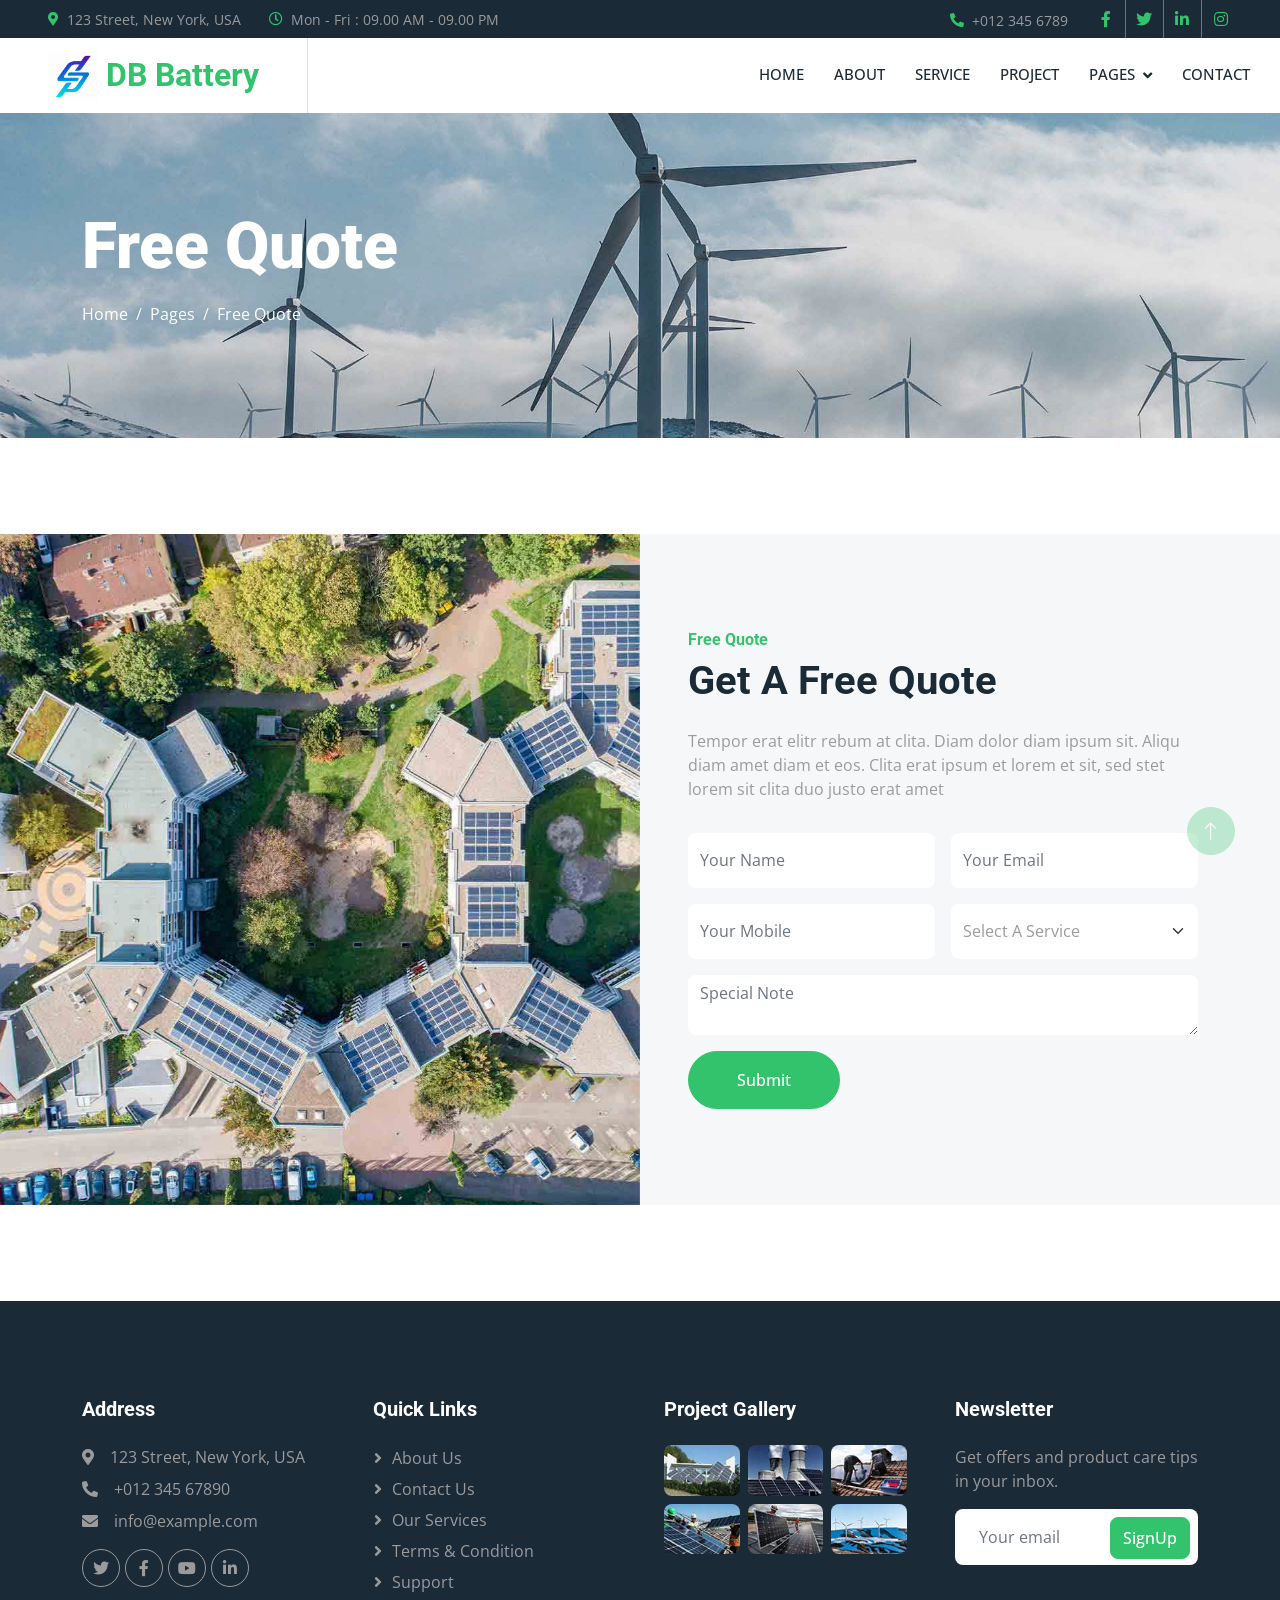
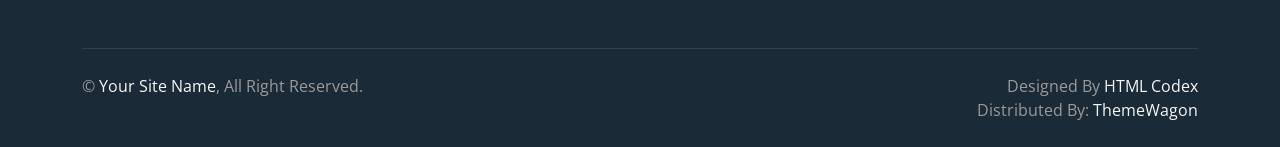
<file: quote.html>
<!DOCTYPE html>
<html lang="en">

<head>
    <meta charset="utf-8">
    <title>Solartec - Renewable Energy Website Template</title>
    <meta content="width=device-width, initial-scale=1.0" name="viewport">
    <meta content="" name="keywords">
    <meta content="" name="description">

    <!-- Favicon -->
    <link href="img/favicon.ico" rel="icon">

    <!-- Google Web Fonts -->
    <link rel="preconnect" href="https://fonts.googleapis.com">
    <link rel="preconnect" href="https://fonts.gstatic.com" crossorigin>
    <link href="https://fonts.googleapis.com/css2?family=Open+Sans:wght@400;500&family=Roboto:wght@500;700;900&display=swap" rel="stylesheet"> 

    <!-- Icon Font Stylesheet -->
    <link href="https://cdnjs.cloudflare.com/ajax/libs/font-awesome/5.10.0/css/all.min.css" rel="stylesheet">
    <link href="https://cdn.jsdelivr.net/npm/bootstrap-icons@1.4.1/font/bootstrap-icons.css" rel="stylesheet">

    <!-- Libraries Stylesheet -->
    <link href="lib/animate/animate.min.css" rel="stylesheet">
    <link href="lib/owlcarousel/assets/owl.carousel.min.css" rel="stylesheet">
    <link href="lib/lightbox/css/lightbox.min.css" rel="stylesheet">

    <!-- Customized Bootstrap Stylesheet -->
    <link href="css/bootstrap.min.css" rel="stylesheet">

    <!-- Template Stylesheet -->
    <link href="css/style.css" rel="stylesheet">
</head>

<body>
    <!-- Spinner Start -->
    <div id="spinner" class="show bg-white position-fixed translate-middle w-100 vh-100 top-50 start-50 d-flex align-items-center justify-content-center">
        <div class="spinner-border text-primary" style="width: 3rem; height: 3rem;" role="status">
            <span class="sr-only">Loading...</span>
        </div>
    </div>
    <!-- Spinner End -->


    <!-- Topbar Start -->
    <!-- <div class="container-fluid bg-dark p-0">
        <div class="row gx-0 d-none d-lg-flex">
            <div class="col-lg-7 px-5 text-start">
                <div class="h-100 d-inline-flex align-items-center me-4">
                    <small class="fa fa-map-marker-alt text-primary me-2"></small>
                    <small>123 Street, New York, USA</small>
                </div>
                <div class="h-100 d-inline-flex align-items-center">
                    <small class="far fa-clock text-primary me-2"></small>
                    <small>Mon - Fri : 09.00 AM - 09.00 PM</small>
                </div>
            </div>
            <div class="col-lg-5 px-5 text-end">
                <div class="h-100 d-inline-flex align-items-center me-4">
                    <small class="fa fa-phone-alt text-primary me-2"></small>
                    <small>+012 345 6789</small>
                </div>
                <div class="h-100 d-inline-flex align-items-center mx-n2">
                    <a class="btn btn-square btn-link rounded-0 border-0 border-end border-secondary" href=""><i class="fab fa-facebook-f"></i></a>
                    <a class="btn btn-square btn-link rounded-0 border-0 border-end border-secondary" href=""><i class="fab fa-twitter"></i></a>
                    <a class="btn btn-square btn-link rounded-0 border-0 border-end border-secondary" href=""><i class="fab fa-linkedin-in"></i></a>
                    <a class="btn btn-square btn-link rounded-0" href=""><i class="fab fa-instagram"></i></a>
                </div>
            </div>
        </div>
    </div> -->
    <!-- Topbar End -->


    <!-- Navbar Start -->
    <!-- <nav class="navbar navbar-expand-lg bg-white navbar-light sticky-top p-0">
        <a href="index.html" class="navbar-brand d-flex align-items-center border-end px-4 px-lg-5">
            <h2 class="m-0 text-primary">Solartec</h2>
        </a>
        <button type="button" class="navbar-toggler me-4" data-bs-toggle="collapse" data-bs-target="#navbarCollapse">
            <span class="navbar-toggler-icon"></span>
        </button>
        <div class="collapse navbar-collapse" id="navbarCollapse">
            <div class="navbar-nav ms-auto p-4 p-lg-0">
                <a href="index.html" class="nav-item nav-link">Home</a>
                <a href="about.html" class="nav-item nav-link">About</a>
                <a href="service.html" class="nav-item nav-link">Service</a>
                <a href="project.html" class="nav-item nav-link">Project</a>
                <div class="nav-item dropdown">
                    <a href="#" class="nav-link dropdown-toggle active" data-bs-toggle="dropdown">Pages</a>
                    <div class="dropdown-menu bg-light m-0">
                        <a href="feature.html" class="dropdown-item">Feature</a>
                        <a href="quote.html" class="dropdown-item active">Free Quote</a>
                        <a href="team.html" class="dropdown-item">Our Team</a>
                        <a href="testimonial.html" class="dropdown-item">Testimonial</a>
                        <a href="404.html" class="dropdown-item">404 Page</a>
                    </div>
                </div>
                <a href="contact.html" class="nav-item nav-link">Contact</a>
            </div>
            <a href="" class="btn btn-primary rounded-0 py-4 px-lg-5 d-none d-lg-block">Get A Quote<i class="fa fa-arrow-right ms-3"></i></a>
        </div>
    </nav> -->
    <!-- Navbar End -->

<div id="header-container"></div>
    <!-- Page Header Start -->
    <div class="container-fluid page-header py-5 mb-5">
        <div class="container py-5">
            <h1 class="display-3 text-white mb-3 animated slideInDown">Free Quote</h1>
            <nav aria-label="breadcrumb animated slideInDown">
                <ol class="breadcrumb">
                    <li class="breadcrumb-item"><a class="text-white" href="#">Home</a></li>
                    <li class="breadcrumb-item"><a class="text-white" href="#">Pages</a></li>
                    <li class="breadcrumb-item text-white active" aria-current="page">Free Quote</li>
                </ol>
            </nav>
        </div>
    </div>
    <!-- Page Header End -->


    <!-- Quote Start -->
    <div class="container-fluid bg-light overflow-hidden px-lg-0" style="margin: 6rem 0;">
        <div class="container quote px-lg-0">
            <div class="row g-0 mx-lg-0">
                <div class="col-lg-6 ps-lg-0 wow fadeIn" data-wow-delay="0.1s" style="min-height: 400px;">
                    <div class="position-relative h-100">
                        <img class="position-absolute img-fluid w-100 h-100" src="img/quote.jpg" style="object-fit: cover;" alt="">
                    </div>
                </div>
                <div class="col-lg-6 quote-text py-5 wow fadeIn" data-wow-delay="0.5s">
                    <div class="p-lg-5 pe-lg-0">
                        <h6 class="text-primary">Free Quote</h6>
                        <h1 class="mb-4">Get A Free Quote</h1>
                        <p class="mb-4 pb-2">Tempor erat elitr rebum at clita. Diam dolor diam ipsum sit. Aliqu diam amet diam et eos. Clita erat ipsum et lorem et sit, sed stet lorem sit clita duo justo erat amet</p>
                        <form>
                            <div class="row g-3">
                                <div class="col-12 col-sm-6">
                                    <input type="text" class="form-control border-0" placeholder="Your Name" style="height: 55px;">
                                </div>
                                <div class="col-12 col-sm-6">
                                    <input type="email" class="form-control border-0" placeholder="Your Email" style="height: 55px;">
                                </div>
                                <div class="col-12 col-sm-6">
                                    <input type="text" class="form-control border-0" placeholder="Your Mobile" style="height: 55px;">
                                </div>
                                <div class="col-12 col-sm-6">
                                    <select class="form-select border-0" style="height: 55px;">
                                        <option selected>Select A Service</option>
                                        <option value="1">Service 1</option>
                                        <option value="2">Service 2</option>
                                        <option value="3">Service 3</option>
                                    </select>
                                </div>
                                <div class="col-12">
                                    <textarea class="form-control border-0" placeholder="Special Note"></textarea>
                                </div>
                                <div class="col-12">
                                    <button class="btn btn-primary rounded-pill py-3 px-5" type="submit">Submit</button>
                                </div>
                            </div>
                        </form>
                    </div>
                </div>
            </div>
        </div>
    </div>
    <!-- Quote End -->
        

    <!-- Footer Start -->
    <!-- <div class="container-fluid bg-dark text-body footer mt-5 pt-5 wow fadeIn" data-wow-delay="0.1s">
        <div class="container py-5">
            <div class="row g-5">
                <div class="col-lg-3 col-md-6">
                    <h5 class="text-white mb-4">Address</h5>
                    <p class="mb-2"><i class="fa fa-map-marker-alt me-3"></i>123 Street, New York, USA</p>
                    <p class="mb-2"><i class="fa fa-phone-alt me-3"></i>+012 345 67890</p>
                    <p class="mb-2"><i class="fa fa-envelope me-3"></i>info@example.com</p>
                    <div class="d-flex pt-2">
                        <a class="btn btn-square btn-outline-light btn-social" href=""><i class="fab fa-twitter"></i></a>
                        <a class="btn btn-square btn-outline-light btn-social" href=""><i class="fab fa-facebook-f"></i></a>
                        <a class="btn btn-square btn-outline-light btn-social" href=""><i class="fab fa-youtube"></i></a>
                        <a class="btn btn-square btn-outline-light btn-social" href=""><i class="fab fa-linkedin-in"></i></a>
                    </div>
                </div>
                <div class="col-lg-3 col-md-6">
                    <h5 class="text-white mb-4">Quick Links</h5>
                    <a class="btn btn-link" href="">About Us</a>
                    <a class="btn btn-link" href="">Contact Us</a>
                    <a class="btn btn-link" href="">Our Services</a>
                    <a class="btn btn-link" href="">Terms & Condition</a>
                    <a class="btn btn-link" href="">Support</a>
                </div>
                <div class="col-lg-3 col-md-6">
                    <h5 class="text-white mb-4">Project Gallery</h5>
                    <div class="row g-2">
                        <div class="col-4">
                            <img class="img-fluid rounded" src="img/gallery-1.jpg" alt="">
                        </div>
                        <div class="col-4">
                            <img class="img-fluid rounded" src="img/gallery-2.jpg" alt="">
                        </div>
                        <div class="col-4">
                            <img class="img-fluid rounded" src="img/gallery-3.jpg" alt="">
                        </div>
                        <div class="col-4">
                            <img class="img-fluid rounded" src="img/gallery-4.jpg" alt="">
                        </div>
                        <div class="col-4">
                            <img class="img-fluid rounded" src="img/gallery-5.jpg" alt="">
                        </div>
                        <div class="col-4">
                            <img class="img-fluid rounded" src="img/gallery-6.jpg" alt="">
                        </div>
                    </div>
                </div>
                <div class="col-lg-3 col-md-6">
                    <h5 class="text-white mb-4">Newsletter</h5>
                    <p>Dolor amet sit justo amet elitr clita ipsum elitr est.</p>
                    <div class="position-relative mx-auto" style="max-width: 400px;">
                        <input class="form-control border-0 w-100 py-3 ps-4 pe-5" type="text" placeholder="Your email">
                        <button type="button" class="btn btn-primary py-2 position-absolute top-0 end-0 mt-2 me-2">SignUp</button>
                    </div>
                </div>
            </div>
        </div>
        <div class="container">
            <div class="copyright">
                <div class="row">
                    <div class="col-md-6 text-center text-md-start mb-3 mb-md-0">
                        &copy; <a href="#">Your Site Name</a>, All Right Reserved.
                    </div>
                    <div class="col-md-6 text-center text-md-end">
                        Designed By <a href="https://htmlcodex.com">HTML Codex</a>
                        <br>Distributed By: <a href="https://themewagon.com" target="_blank">ThemeWagon</a>
                    </div>
                </div>
            </div>
        </div>
    </div> -->
    <!-- Footer End -->
<div id="footer-container"></div>

    <!-- Back to Top -->
    <a href="#" class="btn btn-lg btn-primary btn-lg-square rounded-circle back-to-top"><i class="bi bi-arrow-up"></i></a>


    <!-- JavaScript Libraries -->
    <script src="https://code.jquery.com/jquery-3.4.1.min.js"></script>
    <script src="https://cdn.jsdelivr.net/npm/bootstrap@5.0.0/dist/js/bootstrap.bundle.min.js"></script>
    <script src="lib/wow/wow.min.js"></script>
    <script src="lib/easing/easing.min.js"></script>
    <script src="lib/waypoints/waypoints.min.js"></script>
    <script src="lib/counterup/counterup.min.js"></script>
    <script src="lib/owlcarousel/owl.carousel.min.js"></script>
    <script src="lib/isotope/isotope.pkgd.min.js"></script>
    <script src="lib/lightbox/js/lightbox.min.js"></script>

    <!-- Template Javascript -->
    <script src="js/main.js"></script>
     <script src="js/script.js"></script>
</body>

</html>
</file>
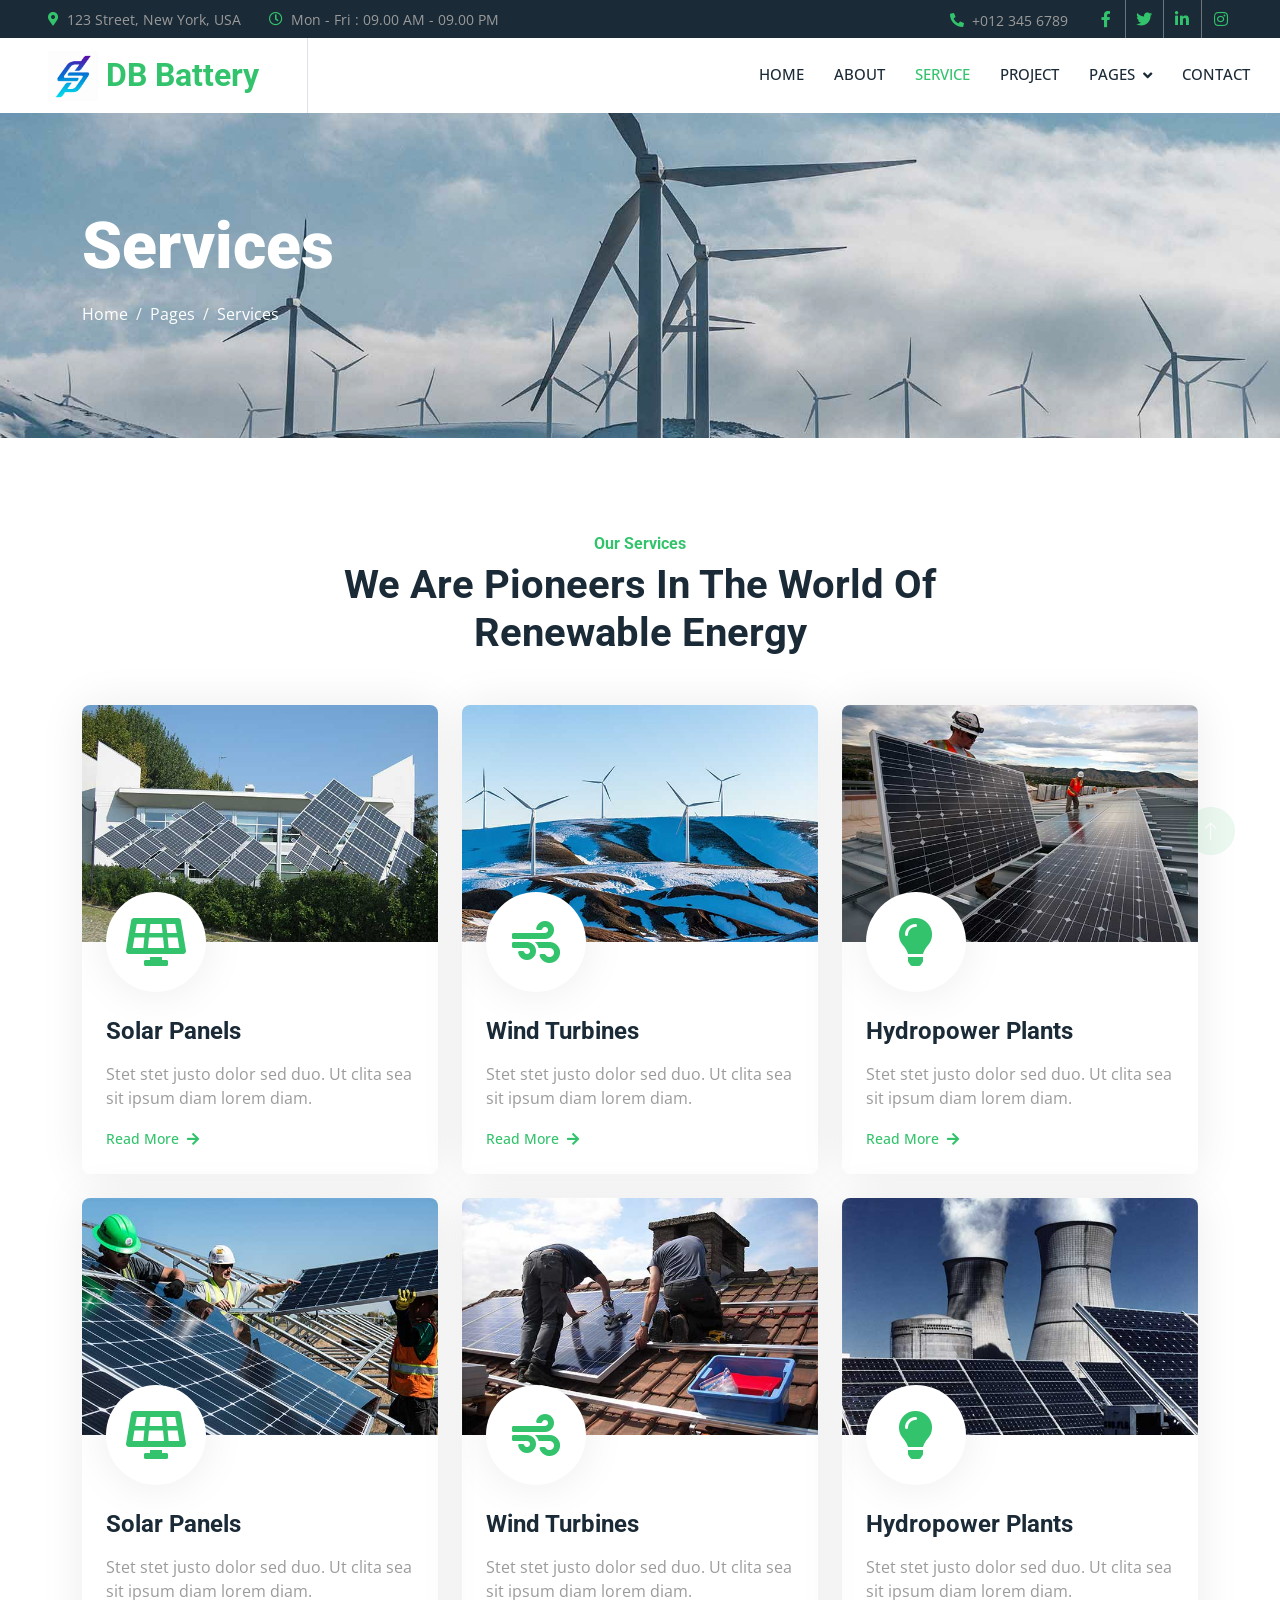
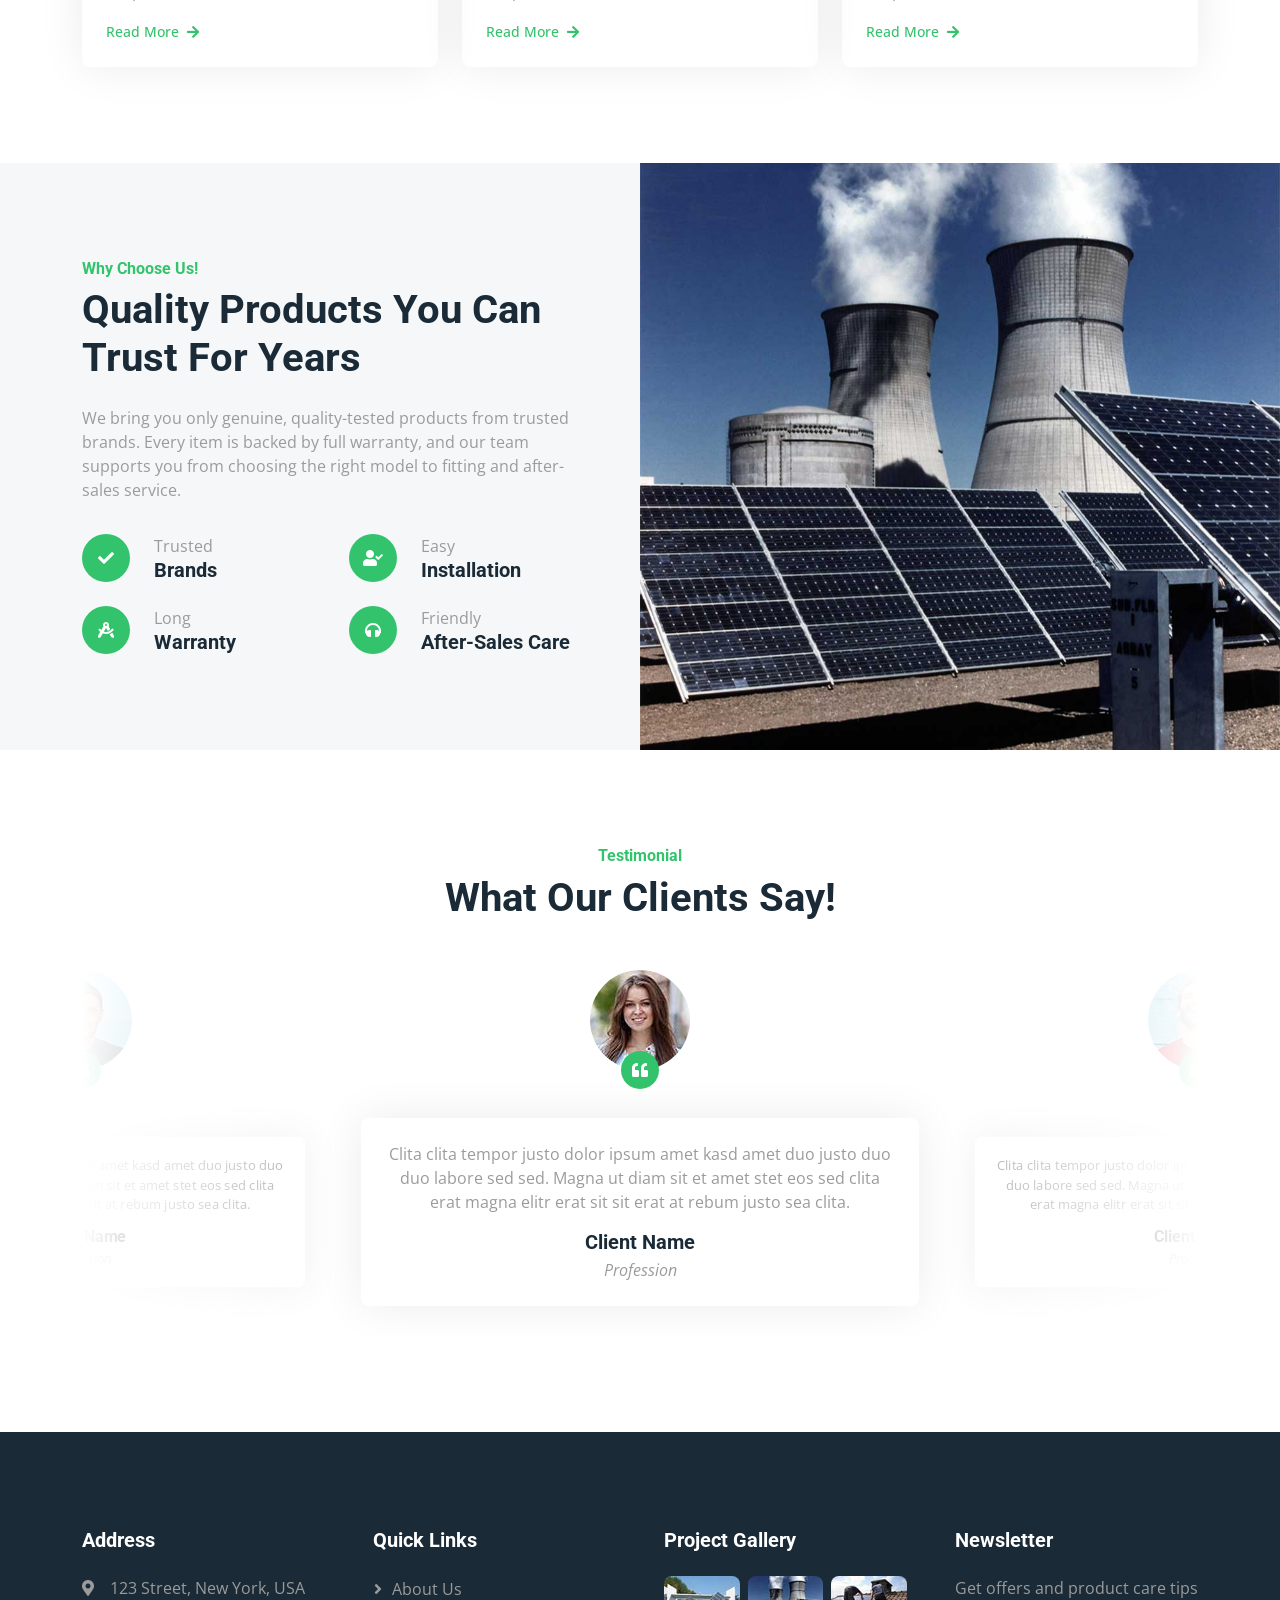
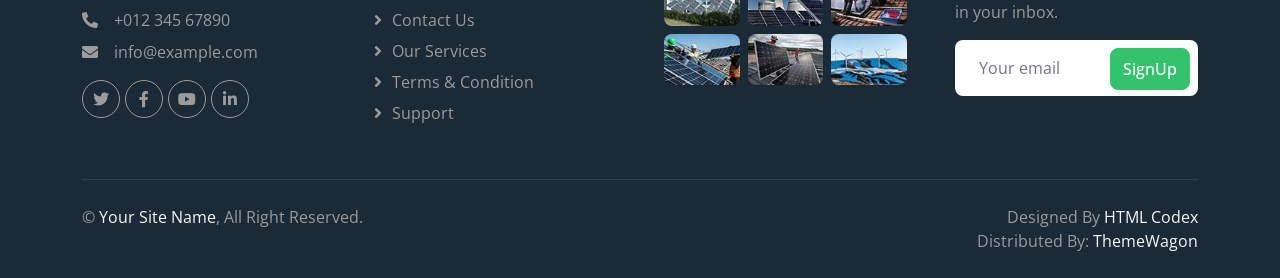
<file: service.html>
<!DOCTYPE html>
<html lang="en">

<head>
    <meta charset="utf-8">
    <title>Solartec - Renewable Energy Website Template</title>
    <meta content="width=device-width, initial-scale=1.0" name="viewport">
    <meta content="" name="keywords">
    <meta content="" name="description">

    <!-- Favicon -->
    <link href="img/favicon.ico" rel="icon">

    <!-- Google Web Fonts -->
    <link rel="preconnect" href="https://fonts.googleapis.com">
    <link rel="preconnect" href="https://fonts.gstatic.com" crossorigin>
    <link href="https://fonts.googleapis.com/css2?family=Open+Sans:wght@400;500&family=Roboto:wght@500;700;900&display=swap" rel="stylesheet"> 

    <!-- Icon Font Stylesheet -->
    <link href="https://cdnjs.cloudflare.com/ajax/libs/font-awesome/5.10.0/css/all.min.css" rel="stylesheet">
    <link href="https://cdn.jsdelivr.net/npm/bootstrap-icons@1.4.1/font/bootstrap-icons.css" rel="stylesheet">

    <!-- Libraries Stylesheet -->
    <link href="lib/animate/animate.min.css" rel="stylesheet">
    <link href="lib/owlcarousel/assets/owl.carousel.min.css" rel="stylesheet">
    <link href="lib/lightbox/css/lightbox.min.css" rel="stylesheet">

    <!-- Customized Bootstrap Stylesheet -->
    <link href="css/bootstrap.min.css" rel="stylesheet">

    <!-- Template Stylesheet -->
    <link href="css/style.css" rel="stylesheet">
</head>

<body>
    <!-- Spinner Start -->
    <div id="spinner" class="show bg-white position-fixed translate-middle w-100 vh-100 top-50 start-50 d-flex align-items-center justify-content-center">
        <div class="spinner-border text-primary" style="width: 3rem; height: 3rem;" role="status">
            <span class="sr-only">Loading...</span>
        </div>
    </div>
    <!-- Spinner End -->


    <!-- Topbar Start -->
    <!-- <div class="container-fluid bg-dark p-0">
        <div class="row gx-0 d-none d-lg-flex">
            <div class="col-lg-7 px-5 text-start">
                <div class="h-100 d-inline-flex align-items-center me-4">
                    <small class="fa fa-map-marker-alt text-primary me-2"></small>
                    <small>123 Street, New York, USA</small>
                </div>
                <div class="h-100 d-inline-flex align-items-center">
                    <small class="far fa-clock text-primary me-2"></small>
                    <small>Mon - Fri : 09.00 AM - 09.00 PM</small>
                </div>
            </div>
            <div class="col-lg-5 px-5 text-end">
                <div class="h-100 d-inline-flex align-items-center me-4">
                    <small class="fa fa-phone-alt text-primary me-2"></small>
                    <small>+012 345 6789</small>
                </div>
                <div class="h-100 d-inline-flex align-items-center mx-n2">
                    <a class="btn btn-square btn-link rounded-0 border-0 border-end border-secondary" href=""><i class="fab fa-facebook-f"></i></a>
                    <a class="btn btn-square btn-link rounded-0 border-0 border-end border-secondary" href=""><i class="fab fa-twitter"></i></a>
                    <a class="btn btn-square btn-link rounded-0 border-0 border-end border-secondary" href=""><i class="fab fa-linkedin-in"></i></a>
                    <a class="btn btn-square btn-link rounded-0" href=""><i class="fab fa-instagram"></i></a>
                </div>
            </div>
        </div>
    </div> -->
    <!-- Topbar End -->


    <!-- Navbar Start -->
    <!-- <nav class="navbar navbar-expand-lg bg-white navbar-light sticky-top p-0">
        <a href="index.html" class="navbar-brand d-flex align-items-center border-end px-4 px-lg-5">
            <h2 class="m-0 text-primary">Solartec</h2>
        </a>
        <button type="button" class="navbar-toggler me-4" data-bs-toggle="collapse" data-bs-target="#navbarCollapse">
            <span class="navbar-toggler-icon"></span>
        </button>
        <div class="collapse navbar-collapse" id="navbarCollapse">
            <div class="navbar-nav ms-auto p-4 p-lg-0">
                <a href="index.html" class="nav-item nav-link">Home</a>
                <a href="about.html" class="nav-item nav-link">About</a>
                <a href="service.html" class="nav-item nav-link active">Service</a>
                <a href="project.html" class="nav-item nav-link">Project</a>
                <div class="nav-item dropdown">
                    <a href="#" class="nav-link dropdown-toggle" data-bs-toggle="dropdown">Pages</a>
                    <div class="dropdown-menu bg-light m-0">
                        <a href="feature.html" class="dropdown-item">Feature</a>
                        <a href="quote.html" class="dropdown-item">Free Quote</a>
                        <a href="team.html" class="dropdown-item">Our Team</a>
                        <a href="testimonial.html" class="dropdown-item">Testimonial</a>
                        <a href="404.html" class="dropdown-item">404 Page</a>
                    </div>
                </div>
                <a href="contact.html" class="nav-item nav-link">Contact</a>
            </div>
            <a href="" class="btn btn-primary rounded-0 py-4 px-lg-5 d-none d-lg-block">Get A Quote<i class="fa fa-arrow-right ms-3"></i></a>
        </div>
    </nav> -->
    <!-- Navbar End -->

<div id="header-container"></div>
    <!-- Page Header Start -->
    <div class="container-fluid page-header py-5 mb-5">
        <div class="container py-5">
            <h1 class="display-3 text-white mb-3 animated slideInDown">Services</h1>
            <nav aria-label="breadcrumb animated slideInDown">
                <ol class="breadcrumb">
                    <li class="breadcrumb-item"><a class="text-white" href="#">Home</a></li>
                    <li class="breadcrumb-item"><a class="text-white" href="#">Pages</a></li>
                    <li class="breadcrumb-item text-white active" aria-current="page">Services</li>
                </ol>
            </nav>
        </div>
    </div>
    <!-- Page Header End -->


    <!-- Service Start -->
    <div class="container-xxl py-5">
        <div class="container">
            <div class="text-center mx-auto mb-5 wow fadeInUp" data-wow-delay="0.1s" style="max-width: 600px;">
                <h6 class="text-primary">Our Services</h6>
                <h1 class="mb-4">We Are Pioneers In The World Of Renewable Energy</h1>
            </div>
            <div class="row g-4">
                <div class="col-md-6 col-lg-4 wow fadeInUp" data-wow-delay="0.1s">
                    <div class="service-item rounded overflow-hidden">
                        <img class="img-fluid" src="img/img-600x400-1.jpg" alt="">
                        <div class="position-relative p-4 pt-0">
                            <div class="service-icon">
                                <i class="fa fa-solar-panel fa-3x"></i>
                            </div>
                            <h4 class="mb-3">Solar Panels</h4>
                            <p>Stet stet justo dolor sed duo. Ut clita sea sit ipsum diam lorem diam.</p>
                            <a class="small fw-medium" href="">Read More<i class="fa fa-arrow-right ms-2"></i></a>
                        </div>
                    </div>
                </div>
                <div class="col-md-6 col-lg-4 wow fadeInUp" data-wow-delay="0.3s">
                    <div class="service-item rounded overflow-hidden">
                        <img class="img-fluid" src="img/img-600x400-2.jpg" alt="">
                        <div class="position-relative p-4 pt-0">
                            <div class="service-icon">
                                <i class="fa fa-wind fa-3x"></i>
                            </div>
                            <h4 class="mb-3">Wind Turbines</h4>
                            <p>Stet stet justo dolor sed duo. Ut clita sea sit ipsum diam lorem diam.</p>
                            <a class="small fw-medium" href="">Read More<i class="fa fa-arrow-right ms-2"></i></a>
                        </div>
                    </div>
                </div>
                <div class="col-md-6 col-lg-4 wow fadeInUp" data-wow-delay="0.5s">
                    <div class="service-item rounded overflow-hidden">
                        <img class="img-fluid" src="img/img-600x400-3.jpg" alt="">
                        <div class="position-relative p-4 pt-0">
                            <div class="service-icon">
                                <i class="fa fa-lightbulb fa-3x"></i>
                            </div>
                            <h4 class="mb-3">Hydropower Plants</h4>
                            <p>Stet stet justo dolor sed duo. Ut clita sea sit ipsum diam lorem diam.</p>
                            <a class="small fw-medium" href="">Read More<i class="fa fa-arrow-right ms-2"></i></a>
                        </div>
                    </div>
                </div>
                <div class="col-md-6 col-lg-4 wow fadeInUp" data-wow-delay="0.1s">
                    <div class="service-item rounded overflow-hidden">
                        <img class="img-fluid" src="img/img-600x400-4.jpg" alt="">
                        <div class="position-relative p-4 pt-0">
                            <div class="service-icon">
                                <i class="fa fa-solar-panel fa-3x"></i>
                            </div>
                            <h4 class="mb-3">Solar Panels</h4>
                            <p>Stet stet justo dolor sed duo. Ut clita sea sit ipsum diam lorem diam.</p>
                            <a class="small fw-medium" href="">Read More<i class="fa fa-arrow-right ms-2"></i></a>
                        </div>
                    </div>
                </div>
                <div class="col-md-6 col-lg-4 wow fadeInUp" data-wow-delay="0.3s">
                    <div class="service-item rounded overflow-hidden">
                        <img class="img-fluid" src="img/img-600x400-5.jpg" alt="">
                        <div class="position-relative p-4 pt-0">
                            <div class="service-icon">
                                <i class="fa fa-wind fa-3x"></i>
                            </div>
                            <h4 class="mb-3">Wind Turbines</h4>
                            <p>Stet stet justo dolor sed duo. Ut clita sea sit ipsum diam lorem diam.</p>
                            <a class="small fw-medium" href="">Read More<i class="fa fa-arrow-right ms-2"></i></a>
                        </div>
                    </div>
                </div>
                <div class="col-md-6 col-lg-4 wow fadeInUp" data-wow-delay="0.5s">
                    <div class="service-item rounded overflow-hidden">
                        <img class="img-fluid" src="img/img-600x400-6.jpg" alt="">
                        <div class="position-relative p-4 pt-0">
                            <div class="service-icon">
                                <i class="fa fa-lightbulb fa-3x"></i>
                            </div>
                            <h4 class="mb-3">Hydropower Plants</h4>
                            <p>Stet stet justo dolor sed duo. Ut clita sea sit ipsum diam lorem diam.</p>
                            <a class="small fw-medium" href="">Read More<i class="fa fa-arrow-right ms-2"></i></a>
                        </div>
                    </div>
                </div>
            </div>
        </div>
    </div>
    <!-- Service End -->


    <!-- Feature Start -->
    <div class="container-fluid bg-light overflow-hidden my-5 px-lg-0">
        <div class="container feature px-lg-0">
            <div class="row g-0 mx-lg-0">
                <div class="col-lg-6 feature-text py-5 wow fadeIn" data-wow-delay="0.1s">
                    <div class="p-lg-5 ps-lg-0">
                        <h6 class="text-primary">Why Choose Us!</h6>
                        <h1 class="mb-4">Quality Products You Can Trust For Years</h1>
                        <p class="mb-4 pb-2">We bring you only genuine, quality-tested products from trusted brands. Every item is backed by full warranty, and our team supports you from choosing the right model to fitting and after-sales service.</p>
                        <div class="row g-4">
                            <div class="col-6">
                                <div class="d-flex align-items-center">
                                    <div class="btn-lg-square bg-primary rounded-circle">
                                        <i class="fa fa-check text-white"></i>
                                    </div>
                                    <div class="ms-4">
                                        <p class="mb-0">Trusted</p>
                                        <h5 class="mb-0">Brands</h5>
                                    </div>
                                </div>
                            </div>
                            <div class="col-6">
                                <div class="d-flex align-items-center">
                                    <div class="btn-lg-square bg-primary rounded-circle">
                                        <i class="fa fa-user-check text-white"></i>
                                    </div>
                                    <div class="ms-4">
                                        <p class="mb-0">Easy</p>
                                        <h5 class="mb-0">Installation</h5>
                                    </div>
                                </div>
                            </div>
                            <div class="col-6">
                                <div class="d-flex align-items-center">
                                    <div class="btn-lg-square bg-primary rounded-circle">
                                        <i class="fa fa-drafting-compass text-white"></i>
                                    </div>
                                    <div class="ms-4">
                                        <p class="mb-0">Long</p>
                                        <h5 class="mb-0">Warranty</h5>
                                    </div>
                                </div>
                            </div>
                            <div class="col-6">
                                <div class="d-flex align-items-center">
                                    <div class="btn-lg-square bg-primary rounded-circle">
                                        <i class="fa fa-headphones text-white"></i>
                                    </div>
                                    <div class="ms-4">
                                        <p class="mb-0">Friendly</p>
                                        <h5 class="mb-0">After-Sales Care</h5>
                                    </div>
                                </div>
                            </div>
                        </div>
                    </div>
                </div>
                <div class="col-lg-6 pe-lg-0 wow fadeIn" data-wow-delay="0.5s" style="min-height: 400px;">
                    <div class="position-relative h-100">
                        <img class="position-absolute img-fluid w-100 h-100" src="img/feature.jpg" style="object-fit: cover;" alt="">
                    </div>
                </div>
            </div>
        </div>
    </div>
    <!-- Feature End -->


    <!-- Testimonial Start -->
    <div class="container-xxl py-5">
        <div class="container">
            <div class="text-center mx-auto mb-5 wow fadeInUp" data-wow-delay="0.1s" style="max-width: 600px;">
                <h6 class="text-primary">Testimonial</h6>
                <h1 class="mb-4">What Our Clients Say!</h1>
            </div>
            <div class="owl-carousel testimonial-carousel wow fadeInUp" data-wow-delay="0.1s">
                <div class="testimonial-item text-center">
                    <div class="testimonial-img position-relative">
                        <img class="img-fluid rounded-circle mx-auto mb-5" src="img/testimonial-1.jpg">
                        <div class="btn-square bg-primary rounded-circle">
                            <i class="fa fa-quote-left text-white"></i>
                        </div>
                    </div>
                    <div class="testimonial-text text-center rounded p-4">
                        <p>Clita clita tempor justo dolor ipsum amet kasd amet duo justo duo duo labore sed sed. Magna ut diam sit et amet stet eos sed clita erat magna elitr erat sit sit erat at rebum justo sea clita.</p>
                        <h5 class="mb-1">Client Name</h5>
                        <span class="fst-italic">Profession</span>
                    </div>
                </div>
                <div class="testimonial-item text-center">
                    <div class="testimonial-img position-relative">
                        <img class="img-fluid rounded-circle mx-auto mb-5" src="img/testimonial-2.jpg">
                        <div class="btn-square bg-primary rounded-circle">
                            <i class="fa fa-quote-left text-white"></i>
                        </div>
                    </div>
                    <div class="testimonial-text text-center rounded p-4">
                        <p>Clita clita tempor justo dolor ipsum amet kasd amet duo justo duo duo labore sed sed. Magna ut diam sit et amet stet eos sed clita erat magna elitr erat sit sit erat at rebum justo sea clita.</p>
                        <h5 class="mb-1">Client Name</h5>
                        <span class="fst-italic">Profession</span>
                    </div>
                </div>
                <div class="testimonial-item text-center">
                    <div class="testimonial-img position-relative">
                        <img class="img-fluid rounded-circle mx-auto mb-5" src="img/testimonial-3.jpg">
                        <div class="btn-square bg-primary rounded-circle">
                            <i class="fa fa-quote-left text-white"></i>
                        </div>
                    </div>
                    <div class="testimonial-text text-center rounded p-4">
                        <p>Clita clita tempor justo dolor ipsum amet kasd amet duo justo duo duo labore sed sed. Magna ut diam sit et amet stet eos sed clita erat magna elitr erat sit sit erat at rebum justo sea clita.</p>
                        <h5 class="mb-1">Client Name</h5>
                        <span class="fst-italic">Profession</span>
                    </div>
                </div>
            </div>
        </div>
    </div>
    <!-- Testimonial End -->
        

    <!-- Footer Start -->
    <!-- <div class="container-fluid bg-dark text-body footer mt-5 pt-5 wow fadeIn" data-wow-delay="0.1s">
        <div class="container py-5">
            <div class="row g-5">
                <div class="col-lg-3 col-md-6">
                    <h5 class="text-white mb-4">Address</h5>
                    <p class="mb-2"><i class="fa fa-map-marker-alt me-3"></i>123 Street, New York, USA</p>
                    <p class="mb-2"><i class="fa fa-phone-alt me-3"></i>+012 345 67890</p>
                    <p class="mb-2"><i class="fa fa-envelope me-3"></i>info@example.com</p>
                    <div class="d-flex pt-2">
                        <a class="btn btn-square btn-outline-light btn-social" href=""><i class="fab fa-twitter"></i></a>
                        <a class="btn btn-square btn-outline-light btn-social" href=""><i class="fab fa-facebook-f"></i></a>
                        <a class="btn btn-square btn-outline-light btn-social" href=""><i class="fab fa-youtube"></i></a>
                        <a class="btn btn-square btn-outline-light btn-social" href=""><i class="fab fa-linkedin-in"></i></a>
                    </div>
                </div>
                <div class="col-lg-3 col-md-6">
                    <h5 class="text-white mb-4">Quick Links</h5>
                    <a class="btn btn-link" href="">About Us</a>
                    <a class="btn btn-link" href="">Contact Us</a>
                    <a class="btn btn-link" href="">Our Services</a>
                    <a class="btn btn-link" href="">Terms & Condition</a>
                    <a class="btn btn-link" href="">Support</a>
                </div>
                <div class="col-lg-3 col-md-6">
                    <h5 class="text-white mb-4">Project Gallery</h5>
                    <div class="row g-2">
                        <div class="col-4">
                            <img class="img-fluid rounded" src="img/gallery-1.jpg" alt="">
                        </div>
                        <div class="col-4">
                            <img class="img-fluid rounded" src="img/gallery-2.jpg" alt="">
                        </div>
                        <div class="col-4">
                            <img class="img-fluid rounded" src="img/gallery-3.jpg" alt="">
                        </div>
                        <div class="col-4">
                            <img class="img-fluid rounded" src="img/gallery-4.jpg" alt="">
                        </div>
                        <div class="col-4">
                            <img class="img-fluid rounded" src="img/gallery-5.jpg" alt="">
                        </div>
                        <div class="col-4">
                            <img class="img-fluid rounded" src="img/gallery-6.jpg" alt="">
                        </div>
                    </div>
                </div>
                <div class="col-lg-3 col-md-6">
                    <h5 class="text-white mb-4">Newsletter</h5>
                    <p>Dolor amet sit justo amet elitr clita ipsum elitr est.</p>
                    <div class="position-relative mx-auto" style="max-width: 400px;">
                        <input class="form-control border-0 w-100 py-3 ps-4 pe-5" type="text" placeholder="Your email">
                        <button type="button" class="btn btn-primary py-2 position-absolute top-0 end-0 mt-2 me-2">SignUp</button>
                    </div>
                </div>
            </div>
        </div>
        <div class="container">
            <div class="copyright">
                <div class="row">
                    <div class="col-md-6 text-center text-md-start mb-3 mb-md-0">
                        &copy; <a href="#">Your Site Name</a>, All Right Reserved.
                    </div>
                    <div class="col-md-6 text-center text-md-end">
                        Designed By <a href="https://htmlcodex.com">HTML Codex</a>
                        <br>Distributed By <a href="https://themewagon.com" target="_blank">ThemeWagon</a>
                    </div>
                </div>
            </div>
        </div>
    </div> -->
    <!-- Footer End -->

<div id="footer-container"></div>
    <!-- Back to Top -->
    <a href="#" class="btn btn-lg btn-primary btn-lg-square rounded-circle back-to-top"><i class="bi bi-arrow-up"></i></a>


    <!-- JavaScript Libraries -->
    <script src="https://code.jquery.com/jquery-3.4.1.min.js"></script>
    <script src="https://cdn.jsdelivr.net/npm/bootstrap@5.0.0/dist/js/bootstrap.bundle.min.js"></script>
    <script src="lib/wow/wow.min.js"></script>
    <script src="lib/easing/easing.min.js"></script>
    <script src="lib/waypoints/waypoints.min.js"></script>
    <script src="lib/counterup/counterup.min.js"></script>
    <script src="lib/owlcarousel/owl.carousel.min.js"></script>
    <script src="lib/isotope/isotope.pkgd.min.js"></script>
    <script src="lib/lightbox/js/lightbox.min.js"></script>

    <!-- Template Javascript -->
    <script src="js/main.js"></script>
    <script src="js/script.js"></script>
</body>

</html>
</file>
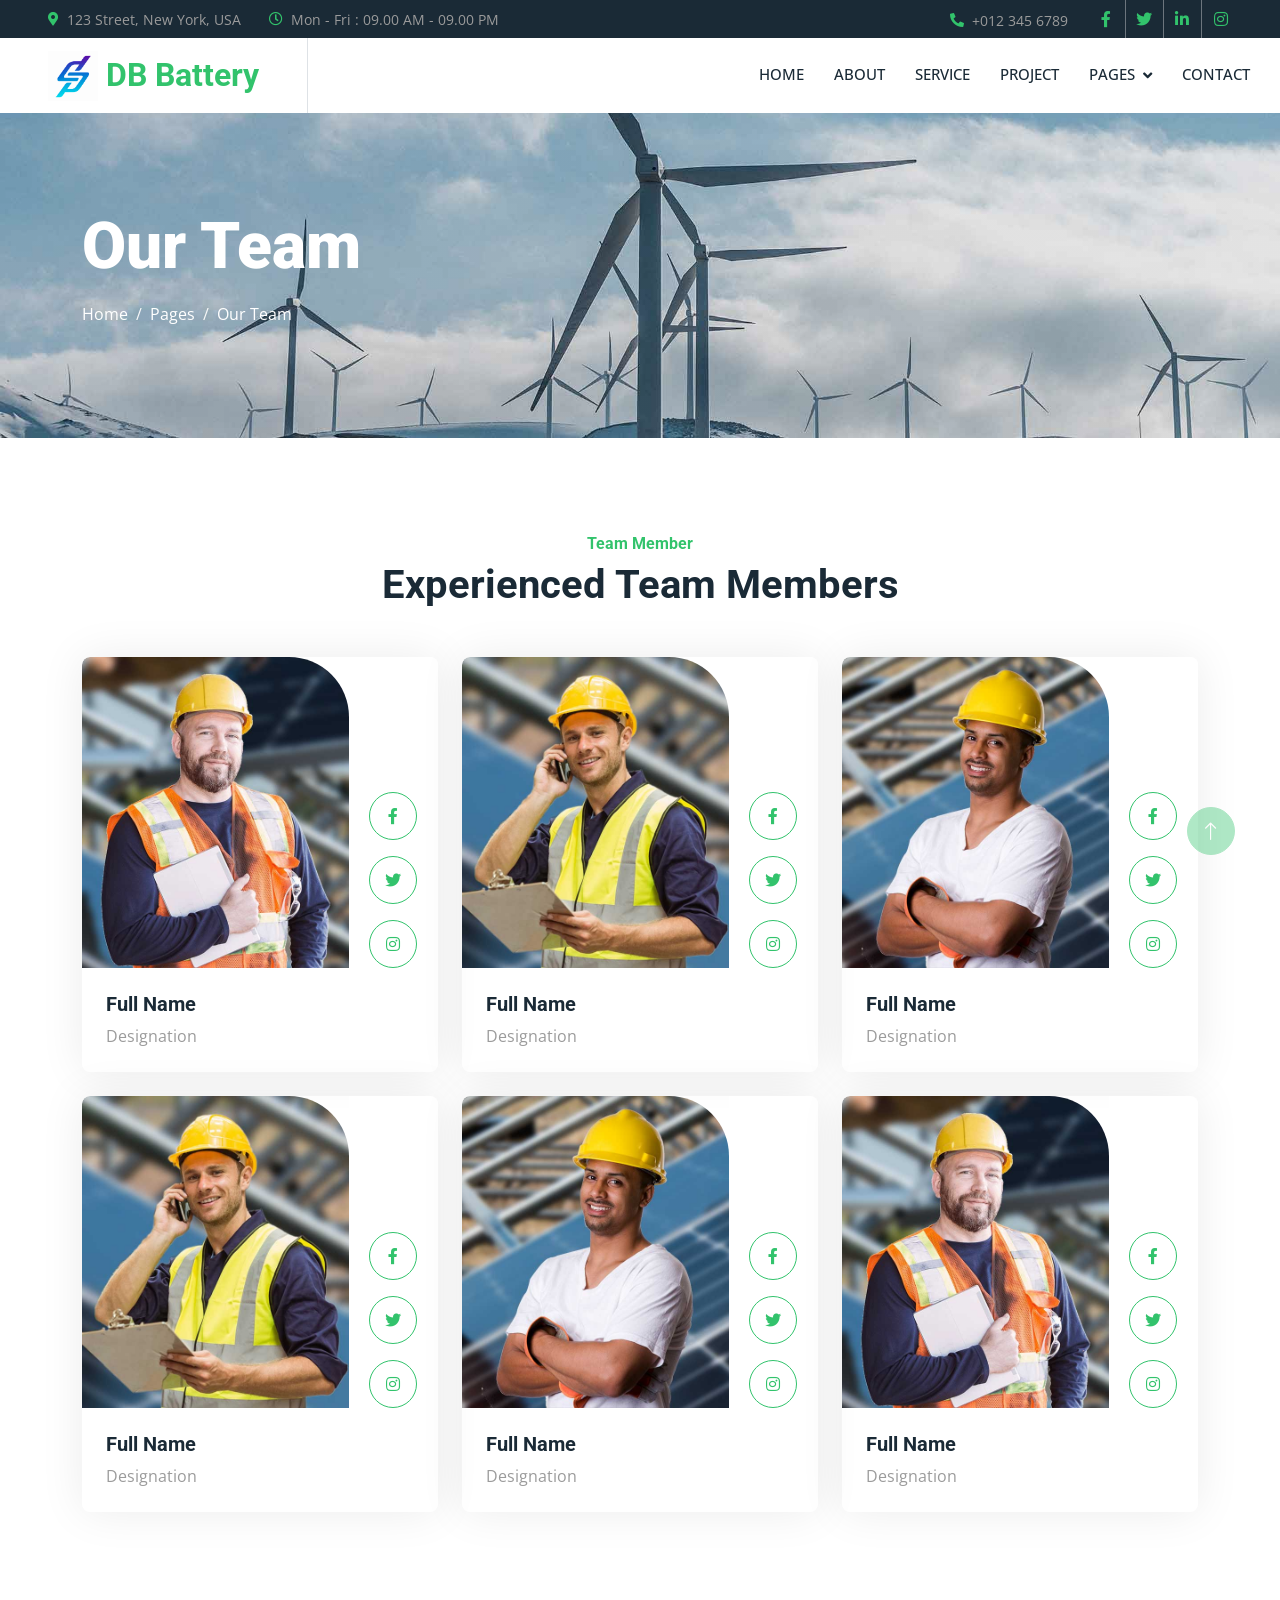
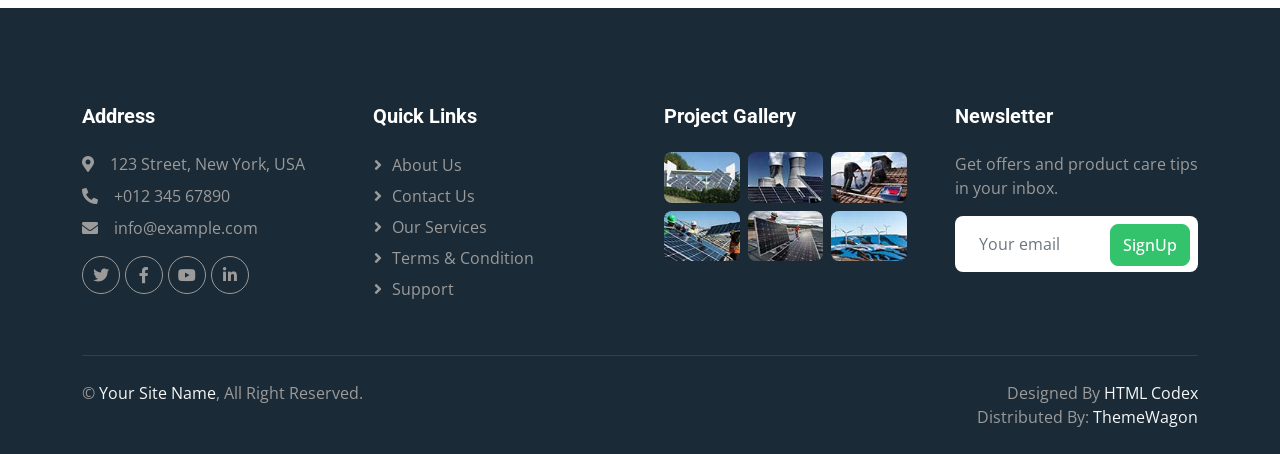
<file: team.html>
<!DOCTYPE html>
<html lang="en">

<head>
    <meta charset="utf-8">
    <title>Solartec - Renewable Energy Website Template</title>
    <meta content="width=device-width, initial-scale=1.0" name="viewport">
    <meta content="" name="keywords">
    <meta content="" name="description">

    <!-- Favicon -->
    <link href="img/favicon.ico" rel="icon">

    <!-- Google Web Fonts -->
    <link rel="preconnect" href="https://fonts.googleapis.com">
    <link rel="preconnect" href="https://fonts.gstatic.com" crossorigin>
    <link href="https://fonts.googleapis.com/css2?family=Open+Sans:wght@400;500&family=Roboto:wght@500;700;900&display=swap" rel="stylesheet"> 

    <!-- Icon Font Stylesheet -->
    <link href="https://cdnjs.cloudflare.com/ajax/libs/font-awesome/5.10.0/css/all.min.css" rel="stylesheet">
    <link href="https://cdn.jsdelivr.net/npm/bootstrap-icons@1.4.1/font/bootstrap-icons.css" rel="stylesheet">

    <!-- Libraries Stylesheet -->
    <link href="lib/animate/animate.min.css" rel="stylesheet">
    <link href="lib/owlcarousel/assets/owl.carousel.min.css" rel="stylesheet">
    <link href="lib/lightbox/css/lightbox.min.css" rel="stylesheet">

    <!-- Customized Bootstrap Stylesheet -->
    <link href="css/bootstrap.min.css" rel="stylesheet">

    <!-- Template Stylesheet -->
    <link href="css/style.css" rel="stylesheet">
</head>

<body>
    <!-- Spinner Start -->
    <div id="spinner" class="show bg-white position-fixed translate-middle w-100 vh-100 top-50 start-50 d-flex align-items-center justify-content-center">
        <div class="spinner-border text-primary" style="width: 3rem; height: 3rem;" role="status">
            <span class="sr-only">Loading...</span>
        </div>
    </div>
    <!-- Spinner End -->


    <!-- Topbar Start -->
    <!-- <div class="container-fluid bg-dark p-0">
        <div class="row gx-0 d-none d-lg-flex">
            <div class="col-lg-7 px-5 text-start">
                <div class="h-100 d-inline-flex align-items-center me-4">
                    <small class="fa fa-map-marker-alt text-primary me-2"></small>
                    <small>123 Street, New York, USA</small>
                </div>
                <div class="h-100 d-inline-flex align-items-center">
                    <small class="far fa-clock text-primary me-2"></small>
                    <small>Mon - Fri : 09.00 AM - 09.00 PM</small>
                </div>
            </div>
            <div class="col-lg-5 px-5 text-end">
                <div class="h-100 d-inline-flex align-items-center me-4">
                    <small class="fa fa-phone-alt text-primary me-2"></small>
                    <small>+012 345 6789</small>
                </div>
                <div class="h-100 d-inline-flex align-items-center mx-n2">
                    <a class="btn btn-square btn-link rounded-0 border-0 border-end border-secondary" href=""><i class="fab fa-facebook-f"></i></a>
                    <a class="btn btn-square btn-link rounded-0 border-0 border-end border-secondary" href=""><i class="fab fa-twitter"></i></a>
                    <a class="btn btn-square btn-link rounded-0 border-0 border-end border-secondary" href=""><i class="fab fa-linkedin-in"></i></a>
                    <a class="btn btn-square btn-link rounded-0" href=""><i class="fab fa-instagram"></i></a>
                </div>
            </div>
        </div>
    </div> -->
    <!-- Topbar End -->


    <!-- Navbar Start -->
    <!-- <nav class="navbar navbar-expand-lg bg-white navbar-light sticky-top p-0">
        <a href="index.html" class="navbar-brand d-flex align-items-center border-end px-4 px-lg-5">
            <h2 class="m-0 text-primary">Solartec</h2>
        </a>
        <button type="button" class="navbar-toggler me-4" data-bs-toggle="collapse" data-bs-target="#navbarCollapse">
            <span class="navbar-toggler-icon"></span>
        </button>
        <div class="collapse navbar-collapse" id="navbarCollapse">
            <div class="navbar-nav ms-auto p-4 p-lg-0">
                <a href="index.html" class="nav-item nav-link">Home</a>
                <a href="about.html" class="nav-item nav-link">About</a>
                <a href="service.html" class="nav-item nav-link">Service</a>
                <a href="project.html" class="nav-item nav-link">Project</a>
                <div class="nav-item dropdown">
                    <a href="#" class="nav-link dropdown-toggle active" data-bs-toggle="dropdown">Pages</a>
                    <div class="dropdown-menu bg-light m-0">
                        <a href="feature.html" class="dropdown-item">Feature</a>
                        <a href="quote.html" class="dropdown-item">Free Quote</a>
                        <a href="team.html" class="dropdown-item active">Our Team</a>
                        <a href="testimonial.html" class="dropdown-item">Testimonial</a>
                        <a href="404.html" class="dropdown-item">404 Page</a>
                    </div>
                </div>
                <a href="contact.html" class="nav-item nav-link">Contact</a>
            </div>
            <a href="" class="btn btn-primary rounded-0 py-4 px-lg-5 d-none d-lg-block">Get A Quote<i class="fa fa-arrow-right ms-3"></i></a>
        </div>
    </nav> -->
    <!-- Navbar End -->

<div id="header-container"></div>
    <!-- Page Header Start -->
    <div class="container-fluid page-header py-5 mb-5">
        <div class="container py-5">
            <h1 class="display-3 text-white mb-3 animated slideInDown">Our Team</h1>
            <nav aria-label="breadcrumb animated slideInDown">
                <ol class="breadcrumb">
                    <li class="breadcrumb-item"><a class="text-white" href="#">Home</a></li>
                    <li class="breadcrumb-item"><a class="text-white" href="#">Pages</a></li>
                    <li class="breadcrumb-item text-white active" aria-current="page">Our Team</li>
                </ol>
            </nav>
        </div>
    </div>
    <!-- Page Header End -->


    <!-- Team Start -->
    <div class="container-xxl py-5">
        <div class="container">
            <div class="text-center mx-auto mb-5 wow fadeInUp" data-wow-delay="0.1s" style="max-width: 600px;">
                <h6 class="text-primary">Team Member</h6>
                <h1 class="mb-4">Experienced Team Members</h1>
            </div>
            <div class="row g-4">
                <div class="col-lg-4 col-md-6 wow fadeInUp" data-wow-delay="0.1s">
                    <div class="team-item rounded overflow-hidden">
                        <div class="d-flex">
                            <img class="img-fluid w-75" src="img/team-1.jpg" alt="">
                            <div class="team-social w-25">
                                <a class="btn btn-lg-square btn-outline-primary rounded-circle mt-3" href=""><i class="fab fa-facebook-f"></i></a>
                                <a class="btn btn-lg-square btn-outline-primary rounded-circle mt-3" href=""><i class="fab fa-twitter"></i></a>
                                <a class="btn btn-lg-square btn-outline-primary rounded-circle mt-3" href=""><i class="fab fa-instagram"></i></a>
                            </div>
                        </div>
                        <div class="p-4">
                            <h5>Full Name</h5>
                            <span>Designation</span>
                        </div>
                    </div>
                </div>
                <div class="col-lg-4 col-md-6 wow fadeInUp" data-wow-delay="0.3s">
                    <div class="team-item rounded overflow-hidden">
                        <div class="d-flex">
                            <img class="img-fluid w-75" src="img/team-2.jpg" alt="">
                            <div class="team-social w-25">
                                <a class="btn btn-lg-square btn-outline-primary rounded-circle mt-3" href=""><i class="fab fa-facebook-f"></i></a>
                                <a class="btn btn-lg-square btn-outline-primary rounded-circle mt-3" href=""><i class="fab fa-twitter"></i></a>
                                <a class="btn btn-lg-square btn-outline-primary rounded-circle mt-3" href=""><i class="fab fa-instagram"></i></a>
                            </div>
                        </div>
                        <div class="p-4">
                            <h5>Full Name</h5>
                            <span>Designation</span>
                        </div>
                    </div>
                </div>
                <div class="col-lg-4 col-md-6 wow fadeInUp" data-wow-delay="0.5s">
                    <div class="team-item rounded overflow-hidden">
                        <div class="d-flex">
                            <img class="img-fluid w-75" src="img/team-3.jpg" alt="">
                            <div class="team-social w-25">
                                <a class="btn btn-lg-square btn-outline-primary rounded-circle mt-3" href=""><i class="fab fa-facebook-f"></i></a>
                                <a class="btn btn-lg-square btn-outline-primary rounded-circle mt-3" href=""><i class="fab fa-twitter"></i></a>
                                <a class="btn btn-lg-square btn-outline-primary rounded-circle mt-3" href=""><i class="fab fa-instagram"></i></a>
                            </div>
                        </div>
                        <div class="p-4">
                            <h5>Full Name</h5>
                            <span>Designation</span>
                        </div>
                    </div>
                </div>
                <div class="col-lg-4 col-md-6 wow fadeInUp" data-wow-delay="0.1s">
                    <div class="team-item rounded overflow-hidden">
                        <div class="d-flex">
                            <img class="img-fluid w-75" src="img/team-2.jpg" alt="">
                            <div class="team-social w-25">
                                <a class="btn btn-lg-square btn-outline-primary rounded-circle mt-3" href=""><i class="fab fa-facebook-f"></i></a>
                                <a class="btn btn-lg-square btn-outline-primary rounded-circle mt-3" href=""><i class="fab fa-twitter"></i></a>
                                <a class="btn btn-lg-square btn-outline-primary rounded-circle mt-3" href=""><i class="fab fa-instagram"></i></a>
                            </div>
                        </div>
                        <div class="p-4">
                            <h5>Full Name</h5>
                            <span>Designation</span>
                        </div>
                    </div>
                </div>
                <div class="col-lg-4 col-md-6 wow fadeInUp" data-wow-delay="0.3s">
                    <div class="team-item rounded overflow-hidden">
                        <div class="d-flex">
                            <img class="img-fluid w-75" src="img/team-3.jpg" alt="">
                            <div class="team-social w-25">
                                <a class="btn btn-lg-square btn-outline-primary rounded-circle mt-3" href=""><i class="fab fa-facebook-f"></i></a>
                                <a class="btn btn-lg-square btn-outline-primary rounded-circle mt-3" href=""><i class="fab fa-twitter"></i></a>
                                <a class="btn btn-lg-square btn-outline-primary rounded-circle mt-3" href=""><i class="fab fa-instagram"></i></a>
                            </div>
                        </div>
                        <div class="p-4">
                            <h5>Full Name</h5>
                            <span>Designation</span>
                        </div>
                    </div>
                </div>
                <div class="col-lg-4 col-md-6 wow fadeInUp" data-wow-delay="0.5s">
                    <div class="team-item rounded overflow-hidden">
                        <div class="d-flex">
                            <img class="img-fluid w-75" src="img/team-1.jpg" alt="">
                            <div class="team-social w-25">
                                <a class="btn btn-lg-square btn-outline-primary rounded-circle mt-3" href=""><i class="fab fa-facebook-f"></i></a>
                                <a class="btn btn-lg-square btn-outline-primary rounded-circle mt-3" href=""><i class="fab fa-twitter"></i></a>
                                <a class="btn btn-lg-square btn-outline-primary rounded-circle mt-3" href=""><i class="fab fa-instagram"></i></a>
                            </div>
                        </div>
                        <div class="p-4">
                            <h5>Full Name</h5>
                            <span>Designation</span>
                        </div>
                    </div>
                </div>
            </div>
        </div>
    </div>
    <!-- Team End -->
        

    <!-- Footer Start -->
    <!-- <div class="container-fluid bg-dark text-body footer mt-5 pt-5 wow fadeIn" data-wow-delay="0.1s">
        <div class="container py-5">
            <div class="row g-5">
                <div class="col-lg-3 col-md-6">
                    <h5 class="text-white mb-4">Address</h5>
                    <p class="mb-2"><i class="fa fa-map-marker-alt me-3"></i>123 Street, New York, USA</p>
                    <p class="mb-2"><i class="fa fa-phone-alt me-3"></i>+012 345 67890</p>
                    <p class="mb-2"><i class="fa fa-envelope me-3"></i>info@example.com</p>
                    <div class="d-flex pt-2">
                        <a class="btn btn-square btn-outline-light btn-social" href=""><i class="fab fa-twitter"></i></a>
                        <a class="btn btn-square btn-outline-light btn-social" href=""><i class="fab fa-facebook-f"></i></a>
                        <a class="btn btn-square btn-outline-light btn-social" href=""><i class="fab fa-youtube"></i></a>
                        <a class="btn btn-square btn-outline-light btn-social" href=""><i class="fab fa-linkedin-in"></i></a>
                    </div>
                </div>
                <div class="col-lg-3 col-md-6">
                    <h5 class="text-white mb-4">Quick Links</h5>
                    <a class="btn btn-link" href="">About Us</a>
                    <a class="btn btn-link" href="">Contact Us</a>
                    <a class="btn btn-link" href="">Our Services</a>
                    <a class="btn btn-link" href="">Terms & Condition</a>
                    <a class="btn btn-link" href="">Support</a>
                </div>
                <div class="col-lg-3 col-md-6">
                    <h5 class="text-white mb-4">Project Gallery</h5>
                    <div class="row g-2">
                        <div class="col-4">
                            <img class="img-fluid rounded" src="img/gallery-1.jpg" alt="">
                        </div>
                        <div class="col-4">
                            <img class="img-fluid rounded" src="img/gallery-2.jpg" alt="">
                        </div>
                        <div class="col-4">
                            <img class="img-fluid rounded" src="img/gallery-3.jpg" alt="">
                        </div>
                        <div class="col-4">
                            <img class="img-fluid rounded" src="img/gallery-4.jpg" alt="">
                        </div>
                        <div class="col-4">
                            <img class="img-fluid rounded" src="img/gallery-5.jpg" alt="">
                        </div>
                        <div class="col-4">
                            <img class="img-fluid rounded" src="img/gallery-6.jpg" alt="">
                        </div>
                    </div>
                </div>
                <div class="col-lg-3 col-md-6">
                    <h5 class="text-white mb-4">Newsletter</h5>
                    <p>Dolor amet sit justo amet elitr clita ipsum elitr est.</p>
                    <div class="position-relative mx-auto" style="max-width: 400px;">
                        <input class="form-control border-0 w-100 py-3 ps-4 pe-5" type="text" placeholder="Your email">
                        <button type="button" class="btn btn-primary py-2 position-absolute top-0 end-0 mt-2 me-2">SignUp</button>
                    </div>
                </div>
            </div>
        </div>
        <div class="container">
            <div class="copyright">
                <div class="row">
                    <div class="col-md-6 text-center text-md-start mb-3 mb-md-0">
                        &copy; <a href="#">Your Site Name</a>, All Right Reserved.
                    </div>
                    <div class="col-md-6 text-center text-md-end">
                        Designed By <a href="https://htmlcodex.com">HTML Codex</a>
                        <br>Distributed By <a href="https://themewagon.com" target="_blank">ThemeWagon</a>
                    </div>
                </div>
            </div>
        </div>
    </div> -->
    <!-- Footer End -->
<div id="footer-container"></div>

    <!-- Back to Top -->
    <a href="#" class="btn btn-lg btn-primary btn-lg-square rounded-circle back-to-top"><i class="bi bi-arrow-up"></i></a>


    <!-- JavaScript Libraries -->
    <script src="https://code.jquery.com/jquery-3.4.1.min.js"></script>
    <script src="https://cdn.jsdelivr.net/npm/bootstrap@5.0.0/dist/js/bootstrap.bundle.min.js"></script>
    <script src="lib/wow/wow.min.js"></script>
    <script src="lib/easing/easing.min.js"></script>
    <script src="lib/waypoints/waypoints.min.js"></script>
    <script src="lib/counterup/counterup.min.js"></script>
    <script src="lib/owlcarousel/owl.carousel.min.js"></script>
    <script src="lib/isotope/isotope.pkgd.min.js"></script>
    <script src="lib/lightbox/js/lightbox.min.js"></script>

    <!-- Template Javascript -->
    <script src="js/main.js"></script>
    <script src="js/script.js"></script>
</body>

</html>
</file>
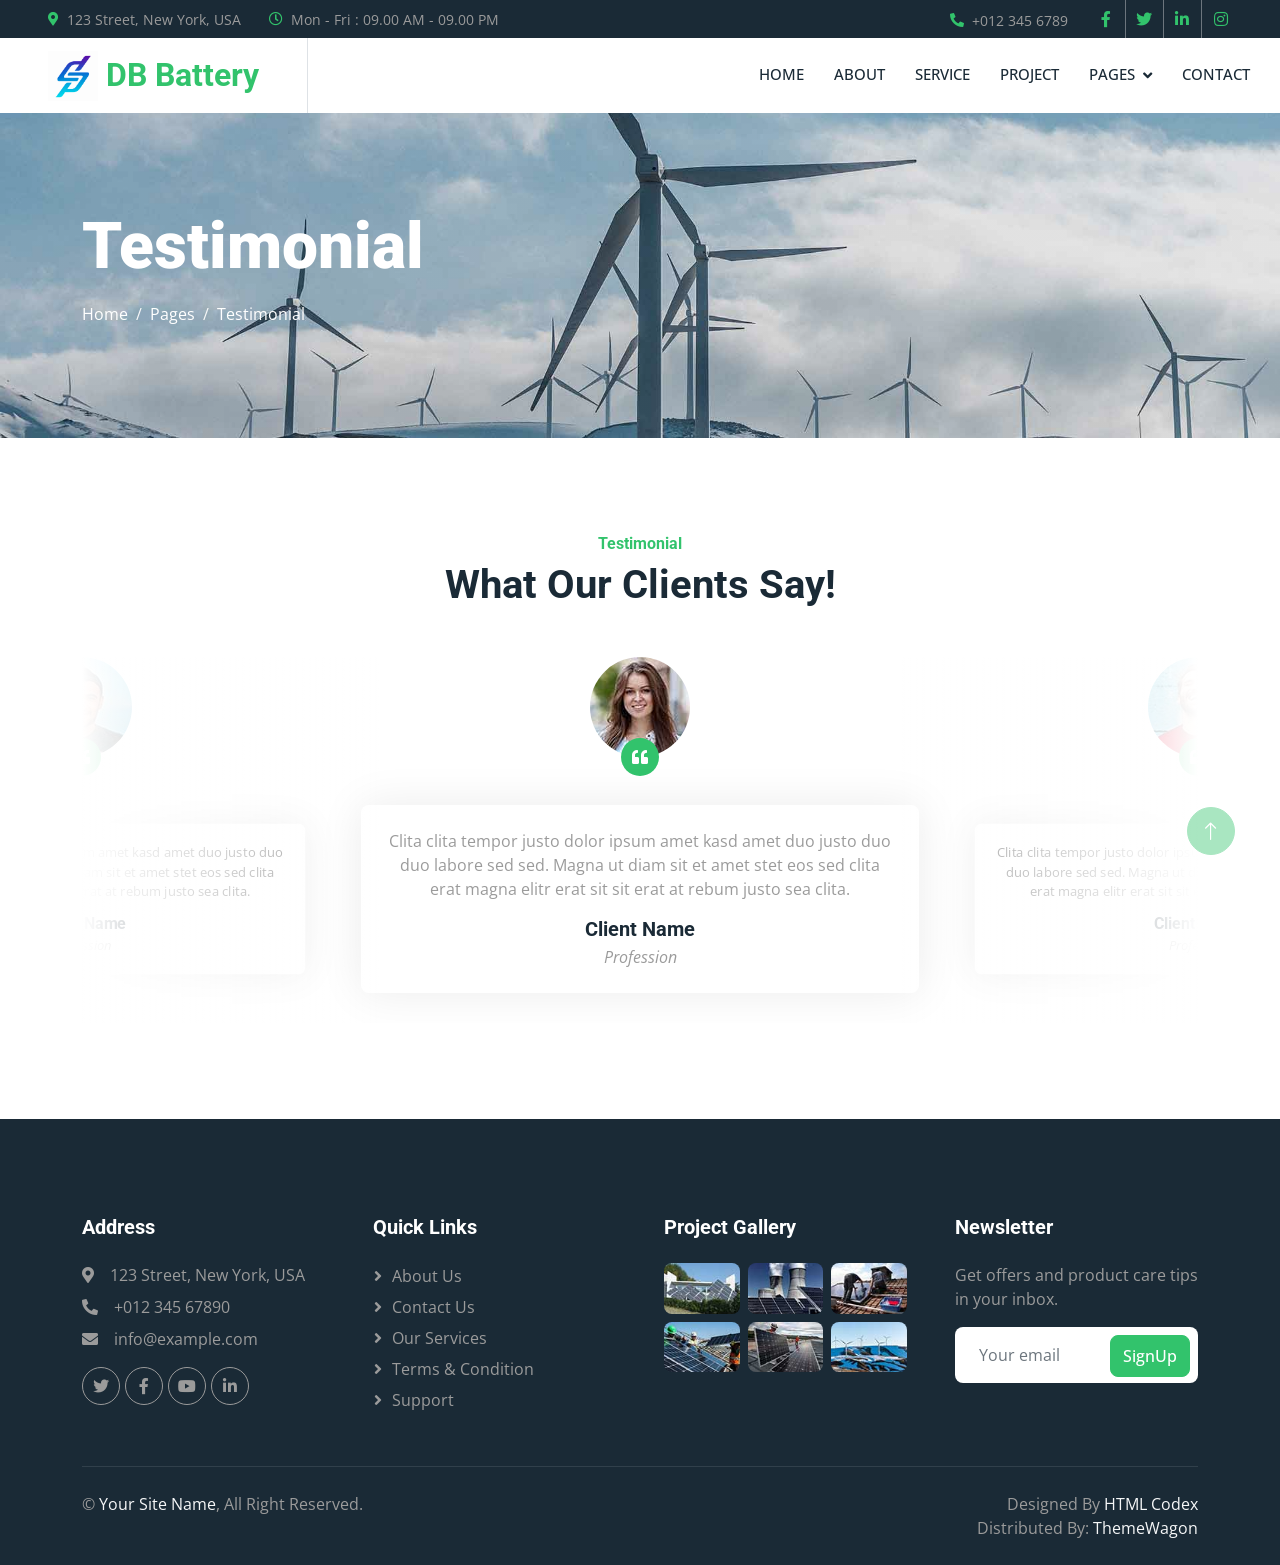
<file: testimonial.html>
<!DOCTYPE html>
<html lang="en">

<head>
    <meta charset="utf-8">
    <title>Solartec - Renewable Energy Website Template</title>
    <meta content="width=device-width, initial-scale=1.0" name="viewport">
    <meta content="" name="keywords">
    <meta content="" name="description">

    <!-- Favicon -->
    <link href="img/favicon.ico" rel="icon">

    <!-- Google Web Fonts -->
    <link rel="preconnect" href="https://fonts.googleapis.com">
    <link rel="preconnect" href="https://fonts.gstatic.com" crossorigin>
    <link href="https://fonts.googleapis.com/css2?family=Open+Sans:wght@400;500&family=Roboto:wght@500;700;900&display=swap" rel="stylesheet"> 

    <!-- Icon Font Stylesheet -->
    <link href="https://cdnjs.cloudflare.com/ajax/libs/font-awesome/5.10.0/css/all.min.css" rel="stylesheet">
    <link href="https://cdn.jsdelivr.net/npm/bootstrap-icons@1.4.1/font/bootstrap-icons.css" rel="stylesheet">

    <!-- Libraries Stylesheet -->
    <link href="lib/animate/animate.min.css" rel="stylesheet">
    <link href="lib/owlcarousel/assets/owl.carousel.min.css" rel="stylesheet">
    <link href="lib/lightbox/css/lightbox.min.css" rel="stylesheet">

    <!-- Customized Bootstrap Stylesheet -->
    <link href="css/bootstrap.min.css" rel="stylesheet">

    <!-- Template Stylesheet -->
    <link href="css/style.css" rel="stylesheet">
</head>

<body>
    <!-- Spinner Start -->
    <div id="spinner" class="show bg-white position-fixed translate-middle w-100 vh-100 top-50 start-50 d-flex align-items-center justify-content-center">
        <div class="spinner-border text-primary" style="width: 3rem; height: 3rem;" role="status">
            <span class="sr-only">Loading...</span>
        </div>
    </div>
    <!-- Spinner End -->


    <!-- Topbar Start -->
    <!-- <div class="container-fluid bg-dark p-0">
        <div class="row gx-0 d-none d-lg-flex">
            <div class="col-lg-7 px-5 text-start">
                <div class="h-100 d-inline-flex align-items-center me-4">
                    <small class="fa fa-map-marker-alt text-primary me-2"></small>
                    <small>123 Street, New York, USA</small>
                </div>
                <div class="h-100 d-inline-flex align-items-center">
                    <small class="far fa-clock text-primary me-2"></small>
                    <small>Mon - Fri : 09.00 AM - 09.00 PM</small>
                </div>
            </div>
            <div class="col-lg-5 px-5 text-end">
                <div class="h-100 d-inline-flex align-items-center me-4">
                    <small class="fa fa-phone-alt text-primary me-2"></small>
                    <small>+012 345 6789</small>
                </div>
                <div class="h-100 d-inline-flex align-items-center mx-n2">
                    <a class="btn btn-square btn-link rounded-0 border-0 border-end border-secondary" href=""><i class="fab fa-facebook-f"></i></a>
                    <a class="btn btn-square btn-link rounded-0 border-0 border-end border-secondary" href=""><i class="fab fa-twitter"></i></a>
                    <a class="btn btn-square btn-link rounded-0 border-0 border-end border-secondary" href=""><i class="fab fa-linkedin-in"></i></a>
                    <a class="btn btn-square btn-link rounded-0" href=""><i class="fab fa-instagram"></i></a>
                </div>
            </div>
        </div>
    </div> -->
    <!-- Topbar End -->


    <!-- Navbar Start -->
    <!-- <nav class="navbar navbar-expand-lg bg-white navbar-light sticky-top p-0">
        <a href="index.html" class="navbar-brand d-flex align-items-center border-end px-4 px-lg-5">
            <h2 class="m-0 text-primary">Solartec</h2>
        </a>
        <button type="button" class="navbar-toggler me-4" data-bs-toggle="collapse" data-bs-target="#navbarCollapse">
            <span class="navbar-toggler-icon"></span>
        </button>
        <div class="collapse navbar-collapse" id="navbarCollapse">
            <div class="navbar-nav ms-auto p-4 p-lg-0">
                <a href="index.html" class="nav-item nav-link">Home</a>
                <a href="about.html" class="nav-item nav-link">About</a>
                <a href="service.html" class="nav-item nav-link">Service</a>
                <a href="project.html" class="nav-item nav-link">Project</a>
                <div class="nav-item dropdown">
                    <a href="#" class="nav-link dropdown-toggle active" data-bs-toggle="dropdown">Pages</a>
                    <div class="dropdown-menu bg-light m-0">
                        <a href="feature.html" class="dropdown-item">Feature</a>
                        <a href="quote.html" class="dropdown-item">Free Quote</a>
                        <a href="team.html" class="dropdown-item">Our Team</a>
                        <a href="testimonial.html" class="dropdown-item active">Testimonial</a>
                        <a href="404.html" class="dropdown-item">404 Page</a>
                    </div>
                </div>
                <a href="contact.html" class="nav-item nav-link">Contact</a>
            </div>
            <a href="" class="btn btn-primary rounded-0 py-4 px-lg-5 d-none d-lg-block">Get A Quote<i class="fa fa-arrow-right ms-3"></i></a>
        </div>
    </nav> -->
    <!-- Navbar End -->

    <div id="header-container"></div>

    <!-- Page Header Start -->
    <div class="container-fluid page-header py-5 mb-5">
        <div class="container py-5">
            <h1 class="display-3 text-white mb-3 animated slideInDown">Testimonial</h1>
            <nav aria-label="breadcrumb animated slideInDown">
                <ol class="breadcrumb">
                    <li class="breadcrumb-item"><a class="text-white" href="#">Home</a></li>
                    <li class="breadcrumb-item"><a class="text-white" href="#">Pages</a></li>
                    <li class="breadcrumb-item text-white active" aria-current="page">Testimonial</li>
                </ol>
            </nav>
        </div>
    </div>
    <!-- Page Header End -->


    <!-- Testimonial Start -->
    <div class="container-xxl py-5">
        <div class="container">
            <div class="text-center mx-auto mb-5 wow fadeInUp" data-wow-delay="0.1s" style="max-width: 600px;">
                <h6 class="text-primary">Testimonial</h6>
                <h1 class="mb-4">What Our Clients Say!</h1>
            </div>
            <div class="owl-carousel testimonial-carousel wow fadeInUp" data-wow-delay="0.1s">
                <div class="testimonial-item text-center">
                    <div class="testimonial-img position-relative">
                        <img class="img-fluid rounded-circle mx-auto mb-5" src="img/testimonial-1.jpg">
                        <div class="btn-square bg-primary rounded-circle">
                            <i class="fa fa-quote-left text-white"></i>
                        </div>
                    </div>
                    <div class="testimonial-text text-center rounded p-4">
                        <p>Clita clita tempor justo dolor ipsum amet kasd amet duo justo duo duo labore sed sed. Magna ut diam sit et amet stet eos sed clita erat magna elitr erat sit sit erat at rebum justo sea clita.</p>
                        <h5 class="mb-1">Client Name</h5>
                        <span class="fst-italic">Profession</span>
                    </div>
                </div>
                <div class="testimonial-item text-center">
                    <div class="testimonial-img position-relative">
                        <img class="img-fluid rounded-circle mx-auto mb-5" src="img/testimonial-2.jpg">
                        <div class="btn-square bg-primary rounded-circle">
                            <i class="fa fa-quote-left text-white"></i>
                        </div>
                    </div>
                    <div class="testimonial-text text-center rounded p-4">
                        <p>Clita clita tempor justo dolor ipsum amet kasd amet duo justo duo duo labore sed sed. Magna ut diam sit et amet stet eos sed clita erat magna elitr erat sit sit erat at rebum justo sea clita.</p>
                        <h5 class="mb-1">Client Name</h5>
                        <span class="fst-italic">Profession</span>
                    </div>
                </div>
                <div class="testimonial-item text-center">
                    <div class="testimonial-img position-relative">
                        <img class="img-fluid rounded-circle mx-auto mb-5" src="img/testimonial-3.jpg">
                        <div class="btn-square bg-primary rounded-circle">
                            <i class="fa fa-quote-left text-white"></i>
                        </div>
                    </div>
                    <div class="testimonial-text text-center rounded p-4">
                        <p>Clita clita tempor justo dolor ipsum amet kasd amet duo justo duo duo labore sed sed. Magna ut diam sit et amet stet eos sed clita erat magna elitr erat sit sit erat at rebum justo sea clita.</p>
                        <h5 class="mb-1">Client Name</h5>
                        <span class="fst-italic">Profession</span>
                    </div>
                </div>
            </div>
        </div>
    </div>
    <!-- Testimonial End -->
        

    <!-- Footer Start -->
    <!-- <div class="container-fluid bg-dark text-body footer mt-5 pt-5 wow fadeIn" data-wow-delay="0.1s">
        <div class="container py-5">
            <div class="row g-5">
                <div class="col-lg-3 col-md-6">
                    <h5 class="text-white mb-4">Address</h5>
                    <p class="mb-2"><i class="fa fa-map-marker-alt me-3"></i>123 Street, New York, USA</p>
                    <p class="mb-2"><i class="fa fa-phone-alt me-3"></i>+012 345 67890</p>
                    <p class="mb-2"><i class="fa fa-envelope me-3"></i>info@example.com</p>
                    <div class="d-flex pt-2">
                        <a class="btn btn-square btn-outline-light btn-social" href=""><i class="fab fa-twitter"></i></a>
                        <a class="btn btn-square btn-outline-light btn-social" href=""><i class="fab fa-facebook-f"></i></a>
                        <a class="btn btn-square btn-outline-light btn-social" href=""><i class="fab fa-youtube"></i></a>
                        <a class="btn btn-square btn-outline-light btn-social" href=""><i class="fab fa-linkedin-in"></i></a>
                    </div>
                </div>
                <div class="col-lg-3 col-md-6">
                    <h5 class="text-white mb-4">Quick Links</h5>
                    <a class="btn btn-link" href="">About Us</a>
                    <a class="btn btn-link" href="">Contact Us</a>
                    <a class="btn btn-link" href="">Our Services</a>
                    <a class="btn btn-link" href="">Terms & Condition</a>
                    <a class="btn btn-link" href="">Support</a>
                </div>
                <div class="col-lg-3 col-md-6">
                    <h5 class="text-white mb-4">Project Gallery</h5>
                    <div class="row g-2">
                        <div class="col-4">
                            <img class="img-fluid rounded" src="img/gallery-1.jpg" alt="">
                        </div>
                        <div class="col-4">
                            <img class="img-fluid rounded" src="img/gallery-2.jpg" alt="">
                        </div>
                        <div class="col-4">
                            <img class="img-fluid rounded" src="img/gallery-3.jpg" alt="">
                        </div>
                        <div class="col-4">
                            <img class="img-fluid rounded" src="img/gallery-4.jpg" alt="">
                        </div>
                        <div class="col-4">
                            <img class="img-fluid rounded" src="img/gallery-5.jpg" alt="">
                        </div>
                        <div class="col-4">
                            <img class="img-fluid rounded" src="img/gallery-6.jpg" alt="">
                        </div>
                    </div>
                </div>
                <div class="col-lg-3 col-md-6">
                    <h5 class="text-white mb-4">Newsletter</h5>
                    <p>Dolor amet sit justo amet elitr clita ipsum elitr est.</p>
                    <div class="position-relative mx-auto" style="max-width: 400px;">
                        <input class="form-control border-0 w-100 py-3 ps-4 pe-5" type="text" placeholder="Your email">
                        <button type="button" class="btn btn-primary py-2 position-absolute top-0 end-0 mt-2 me-2">SignUp</button>
                    </div>
                </div>
            </div>
        </div>
        <div class="container">
            <div class="copyright">
                <div class="row">
                    <div class="col-md-6 text-center text-md-start mb-3 mb-md-0">
                        &copy; <a href="#">Your Site Name</a>, All Right Reserved.
                    </div>
                    <div class="col-md-6 text-center text-md-end">
                        Designed By <a href="https://htmlcodex.com">HTML Codex</a>
                        <br>Distributed By <a href="https://themewagon.com" target="_blank">ThemeWagon</a>
                    </div>
                </div>
            </div>
        </div>
    </div> -->
    <!-- Footer End -->

<div id="footer-container"></div>
    <!-- Back to Top -->
    <a href="#" class="btn btn-lg btn-primary btn-lg-square rounded-circle back-to-top"><i class="bi bi-arrow-up"></i></a>


    <!-- JavaScript Libraries -->
    <script src="https://code.jquery.com/jquery-3.4.1.min.js"></script>
    <script src="https://cdn.jsdelivr.net/npm/bootstrap@5.0.0/dist/js/bootstrap.bundle.min.js"></script>
    <script src="lib/wow/wow.min.js"></script>
    <script src="lib/easing/easing.min.js"></script>
    <script src="lib/waypoints/waypoints.min.js"></script>
    <script src="lib/counterup/counterup.min.js"></script>
    <script src="lib/owlcarousel/owl.carousel.min.js"></script>
    <script src="lib/isotope/isotope.pkgd.min.js"></script>
    <script src="lib/lightbox/js/lightbox.min.js"></script>

    <!-- Template Javascript -->
    <script src="js/main.js"></script>
    <script src="js/script.js"></script>
</body>

</html>
</file>
<file: css/style.css>
/********** Template CSS **********/
:root {
    --primary: #32C36C;
    --light: #F6F7F8;
    --dark: #1A2A36;
}

.fw-medium {
    font-weight: 500 !important;
}

.fw-bold {
    font-weight: 700 !important;
}

.fw-black {
    font-weight: 900 !important;
}

.back-to-top {
    position: fixed;
    display: none;
    right: 45px;
    bottom: 45px;
    z-index: 99;
}


/*** Spinner ***/
#spinner {
    opacity: 0;
    visibility: hidden;
    transition: opacity .5s ease-out, visibility 0s linear .5s;
    z-index: 99999;
}

#spinner.show {
    transition: opacity .5s ease-out, visibility 0s linear 0s;
    visibility: visible;
    opacity: 1;
}


/*** Button ***/
.btn {
    font-weight: 500;
    transition: .5s;
}

.btn.btn-primary,
.btn.btn-outline-primary:hover {
    color: #FFFFFF;
}

.btn-square {
    width: 38px;
    height: 38px;
}

.btn-sm-square {
    width: 32px;
    height: 32px;
}

.btn-lg-square {
    width: 48px;
    height: 48px;
}

.btn-square,
.btn-sm-square,
.btn-lg-square {
    padding: 0;
    display: flex;
    align-items: center;
    justify-content: center;
    font-weight: normal;
}

/*** Navbar ***/
.navbar.sticky-top {
    top: -100px;
    transition: .5s;
}

.navbar .navbar-brand,
.navbar a.btn {
    height: 75px;
}

.navbar .navbar-nav .nav-link {
    margin-right: 30px;
    padding: 25px 0;
    color: var(--dark);
    font-size: 15px;
    font-weight: 500;
    text-transform: uppercase;
    outline: none;
}

.navbar .navbar-nav .nav-link:hover,
.navbar .navbar-nav .nav-link.active {
    color: var(--primary);
}

.navbar .dropdown-toggle::after {
    border: none;
    content: "\f107";
    font-family: "Font Awesome 5 Free";
    font-weight: 900;
    vertical-align: middle;
    margin-left: 8px;
}

@media (max-width: 991.98px) {
    .navbar .navbar-nav .nav-link  {
        margin-right: 0;
        padding: 10px 0;
    }

    .navbar .navbar-nav {
        border-top: 1px solid #EEEEEE;
    }
}

@media (min-width: 992px) {
    .navbar .nav-item .dropdown-menu {
        display: block;
        border: none;
        margin-top: 0;
        top: 150%;
        opacity: 0;
        visibility: hidden;
        transition: .5s;
    }

    .navbar .nav-item:hover .dropdown-menu {
        top: 100%;
        visibility: visible;
        transition: .5s;
        opacity: 1;
    }
}


/*** Header ***/
.owl-carousel-inner {
    position: absolute;
    width: 100%;
    height: 100%;
    top: 0;
    left: 0;
    display: flex;
    align-items: center;
    background: rgba(0, 0, 0, .1);
}

@media (max-width: 768px) {
    .header-carousel .owl-carousel-item {
        position: relative;
        min-height: 500px;
    }

    .header-carousel .owl-carousel-item img {
        position: absolute;
        width: 100%;
        height: 100%;
        object-fit: cover;
    }

    .header-carousel .owl-carousel-item p {
        font-size: 16px !important;
    }
}

.header-carousel .owl-dots {
    position: absolute;
    width: 60px;
    height: 100%;
    top: 0;
    right: 30px;
    display: flex;
    flex-direction: column;
    align-items: center;
    justify-content: center;
}

.header-carousel .owl-dots .owl-dot {
    position: relative;
    width: 45px;
    height: 45px;
    margin: 5px 0;
    background: #FFFFFF;
    box-shadow: 0 0 30px rgba(255, 255, 255, .9);
    border-radius: 45px;
    transition: .5s;
}

.header-carousel .owl-dots .owl-dot.active {
    width: 60px;
    height: 60px;
}

.header-carousel .owl-dots .owl-dot img {
    position: absolute;
    width: 100%;
    height: 100%;
    object-fit: cover;
    padding: 2px;
    border-radius: 45px;
    transition: .5s;
}

.page-header {
    background: linear-gradient(rgba(0, 0, 0, .1), rgba(0, 0, 0, .1)), url(../img/carousel-1.jpg) center center no-repeat;
    background-size: cover;
}

.breadcrumb-item + .breadcrumb-item::before {
    color: var(--light);
}


/*** About ***/
@media (min-width: 992px) {
    .container.about {
        max-width: 100% !important;
    }

    .about-text  {
        padding-right: calc(((100% - 960px) / 2) + .75rem);
    }
}

@media (min-width: 1200px) {
    .about-text  {
        padding-right: calc(((100% - 1140px) / 2) + .75rem);
    }
}

@media (min-width: 1400px) {
    .about-text  {
        padding-right: calc(((100% - 1320px) / 2) + .75rem);
    }
}


/*** Service ***/
.service-item {
    box-shadow: 0 0 45px rgba(0, 0, 0, .08);
}

.service-icon {
    position: relative;
    margin: -50px 0 25px 0;
    width: 100px;
    height: 100px;
    display: flex;
    align-items: center;
    justify-content: center;
    color: var(--primary);
    background: #FFFFFF;
    border-radius: 100px;
    box-shadow: 0 0 45px rgba(0, 0, 0, .08);
    transition: .5s;
}

.service-item:hover .service-icon {
    color: #FFFFFF;
    background: var(--primary);
}


/*** Feature ***/
@media (min-width: 992px) {
    .container.feature {
        max-width: 100% !important;
    }

    .feature-text  {
        padding-left: calc(((100% - 960px) / 2) + .75rem);
    }
}

@media (min-width: 1200px) {
    .feature-text  {
        padding-left: calc(((100% - 1140px) / 2) + .75rem);
    }
}

@media (min-width: 1400px) {
    .feature-text  {
        padding-left: calc(((100% - 1320px) / 2) + .75rem);
    }
}


/*** Project Portfolio ***/
#portfolio-flters li {
    display: inline-block;
    font-weight: 500;
    color: var(--dark);
    cursor: pointer;
    transition: .5s;
    border-bottom: 2px solid transparent;
}

#portfolio-flters li:hover,
#portfolio-flters li.active {
    color: var(--primary);
    border-color: var(--primary);
}

.portfolio-img {
    position: relative;
}

.portfolio-img::before,
.portfolio-img::after {
    position: absolute;
    content: "";
    width: 0;
    height: 100%;
    top: 0;
    background: var(--dark);
    transition: .5s;
}

.portfolio-img::before {
    left: 50%;
}

.portfolio-img::after {
    right: 50%;
}

.portfolio-item:hover .portfolio-img::before {
    width: 51%;
    left: 0;
}

.portfolio-item:hover .portfolio-img::after {
    width: 51%;
    right: 0;
}

.portfolio-btn {
    position: absolute;
    top: 0;
    left: 0;
    width: 100%;
    height: 100%;
    display: flex;
    align-items: center;
    justify-content: center;
    opacity: 0;
    z-index: 1;
    transition: .5s;
}

.portfolio-item:hover .portfolio-btn {
    opacity: 1;
    transition-delay: .3s;
}

/* Product card changes (added) */
.portfolio-img::before,
.portfolio-img::after,
.portfolio-btn {
    display: none;
}

.portfolio-container {
    max-width: 900px;
    margin-left: auto;
    margin-right: auto;
}

.portfolio-img {
    height: 200px;
    flex-shrink: 0;
}

.portfolio-img img {
    width: 100% !important;
    height: 100% !important;
    object-fit: contain;
    padding: 15px;
    transition: .4s;
}

.portfolio-item .pt-3 {
    padding: 0 20px 20px 20px !important;
    height: 130px;
}

.portfolio-item .pt-3 {
    padding: 15px 5px 0 5px !important;
    transition: .4s;
}

.portfolio-img {
    transition: .4s;
}

/* Hover effect */
.portfolio-item:hover .portfolio-img,
.portfolio-item:hover .pt-3 {
    transform: translateY(-6px);
}

.portfolio-item:hover .portfolio-img img {
    transform: scale(1.08);
}

.portfolio-item:hover .pt-3 h5 {
    color: var(--primary);
}

/* Product cards */
.portfolio-container {
    max-width: 900px;
    margin-left: auto;
    margin-right: auto;
}

.portfolio-item {
    margin-bottom: 30px;
    z-index: 0;
}

/* the card: white box with shadow behind the whole item */
.portfolio-item::before {
    content: "";
    position: absolute;
    top: 0;
    bottom: 0;
    left: .75rem;
    right: .75rem;
    background: #FFFFFF;
    border-radius: 10px;
    box-shadow: 0 0 25px rgba(0, 0, 0, .15);
    z-index: -1;
    transition: .4s;
}

.portfolio-img::before,
.portfolio-img::after,
.portfolio-btn {
    display: none;
}

.portfolio-img img {
    width: 100%;
    height: 180px;
    object-fit: contain;
    padding: 15px;
    transition: .4s;
}

.portfolio-item .pt-3 {
    padding: 0 20px 20px 20px !important;
}

/* Hover effect */
.portfolio-item:hover::before {
    box-shadow: 0 5px 35px rgba(0, 0, 0, .25);
}

.portfolio-item:hover .portfolio-img img {
    transform: scale(1.08);
}

.portfolio-item:hover .pt-3 h5 {
    color: var(--primary);
}

/*** Quote ***/
@media (min-width: 992px) {
    .container.quote {
        max-width: 100% !important;
    }

    .quote-text  {
        padding-right: calc(((100% - 960px) / 2) + .75rem);
    }
}

@media (min-width: 1200px) {
    .quote-text  {
        padding-right: calc(((100% - 1140px) / 2) + .75rem);
    }
}

@media (min-width: 1400px) {
    .quote-text  {
        padding-right: calc(((100% - 1320px) / 2) + .75rem);
    }
}


/*** Team ***/
.team-item {
    box-shadow: 0 0 45px rgba(0, 0, 0, .08);
}

.team-item img {
    border-radius: 8px 60px 0 0;
}

.team-item .team-social {
    display: flex;
    flex-direction: column;
    align-items: center;
    justify-content: flex-end;
    background: #FFFFFF;
    transition: .5s;
}


/*** Testimonial ***/
.testimonial-carousel::before {
    position: absolute;
    content: "";
    top: 0;
    left: 0;
    height: 100%;
    width: 0;
    background: linear-gradient(to right, rgba(255, 255, 255, 1) 0%, rgba(255, 255, 255, 0) 100%);
    z-index: 1;
}

.testimonial-carousel::after {
    position: absolute;
    content: "";
    top: 0;
    right: 0;
    height: 100%;
    width: 0;
    background: linear-gradient(to left, rgba(255, 255, 255, 1) 0%, rgba(255, 255, 255, 0) 100%);
    z-index: 1;
}

@media (min-width: 768px) {
    .testimonial-carousel::before,
    .testimonial-carousel::after {
        width: 200px;
    }
}

@media (min-width: 992px) {
    .testimonial-carousel::before,
    .testimonial-carousel::after {
        width: 300px;
    }
}

.testimonial-carousel .owl-nav {
    position: absolute;
    width: 350px;
    top: 20px;
    left: 50%;
    transform: translateX(-50%);
    display: flex;
    justify-content: space-between;
    opacity: 0;
    transition: .5s;
    z-index: 1;
}

.testimonial-carousel:hover .owl-nav {
    width: 300px;
    opacity: 1;
}

.testimonial-carousel .owl-nav .owl-prev,
.testimonial-carousel .owl-nav .owl-next {
    position: relative;
    color: var(--primary);
    font-size: 45px;
    transition: .5s;
}

.testimonial-carousel .owl-nav .owl-prev:hover,
.testimonial-carousel .owl-nav .owl-next:hover {
    color: var(--dark);
}

.testimonial-carousel .testimonial-img img {
    width: 100px;
    height: 100px;
}

.testimonial-carousel .testimonial-img .btn-square {
    position: absolute;
    bottom: -19px;
    left: 50%;
    transform: translateX(-50%);
}

.testimonial-carousel .owl-item .testimonial-text {
    margin-bottom: 30px;
    box-shadow: 0 0 45px rgba(0, 0, 0, .08);
    transform: scale(.8);
    transition: .5s;
}

.testimonial-carousel .owl-item.center .testimonial-text {
    transform: scale(1);
}


/*** Contact ***/
@media (min-width: 992px) {
    .container.contact {
        max-width: 100% !important;
    }

    .contact-text  {
        padding-left: calc(((100% - 960px) / 2) + .75rem);
    }
}

@media (min-width: 1200px) {
    .contact-text  {
        padding-left: calc(((100% - 1140px) / 2) + .75rem);
    }
}

@media (min-width: 1400px) {
    .contact-text  {
        padding-left: calc(((100% - 1320px) / 2) + .75rem);
    }
}


/*** Footer ***/
.footer .btn.btn-social {
    margin-right: 5px;
    color: #9B9B9B;
    border: 1px solid #9B9B9B;
    border-radius: 38px;
    transition: .3s;
}

.footer .btn.btn-social:hover {
    color: var(--primary);
    border-color: var(--light);
}

.footer .btn.btn-link {
    display: block;
    margin-bottom: 5px;
    padding: 0;
    text-align: left;
    color: #9B9B9B;
    font-weight: normal;
    text-transform: capitalize;
    transition: .3s;
}

.footer .btn.btn-link::before {
    position: relative;
    content: "\f105";
    font-family: "Font Awesome 5 Free";
    font-weight: 900;
    margin-right: 10px;
}

.footer .btn.btn-link:hover {
    color: #FFFFFF;
    letter-spacing: 1px;
    box-shadow: none;
}

.footer .copyright {
    padding: 25px 0;
    border-top: 1px solid rgba(256, 256, 256, .1);
}

.footer .copyright a {
    color: var(--light);
}

.footer .copyright a:hover {
    color: var(--primary);
}
</file>
